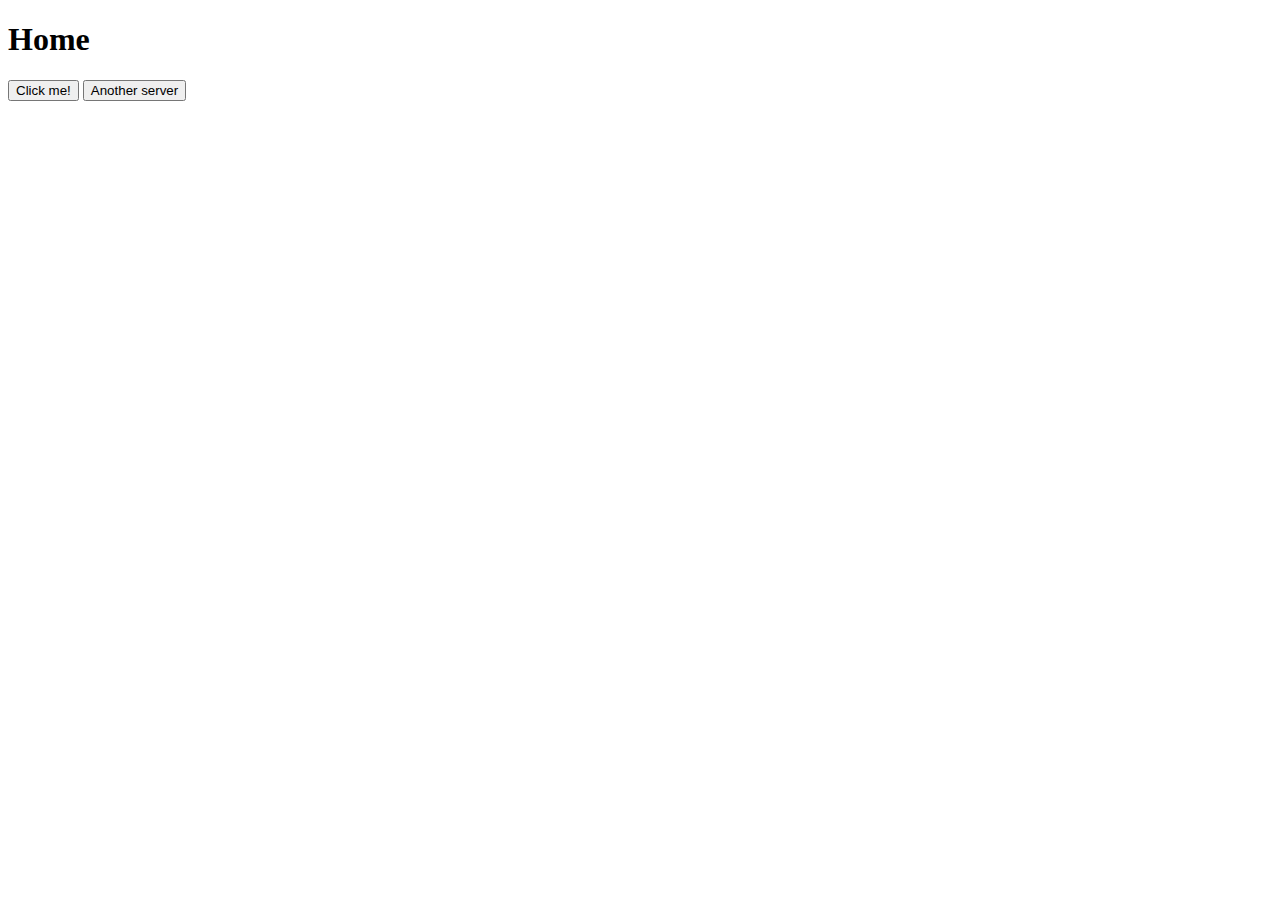
<file: 05-Express/demo/cors/public/index.html>
<!DOCTYPE html>
<html lang="en">
<head>
    <meta charset="UTF-8">
    <meta http-equiv="X-UA-Compatible" content="IE=edge">
    <meta name="viewport" content="width=device-width, initial-scale=1.0">
    <link rel="icon" href="favicon.ico">
    <title>Cors</title>
</head>
<body>
    <h1>Home</h1>
    <button type="button" onclick="add()">Click me!</button>
    <button type="button" onclick="anotherServer()">Another server</button>
    <script>
        function add() {
            fetch("http://localhost:3001/response")
            .then( res => window.location.href= res.url )
            .catch( err => console.log(err))
        }
    </script>
    <script>
        function anotherServer() {
            fetch("http://localhost:3004/second-server")
            .then( res => { return res.json() })
            .then( res => console.log(res.data))
            .catch( err => console.log(err))
        }
    </script>
</body>
</html>
</file>
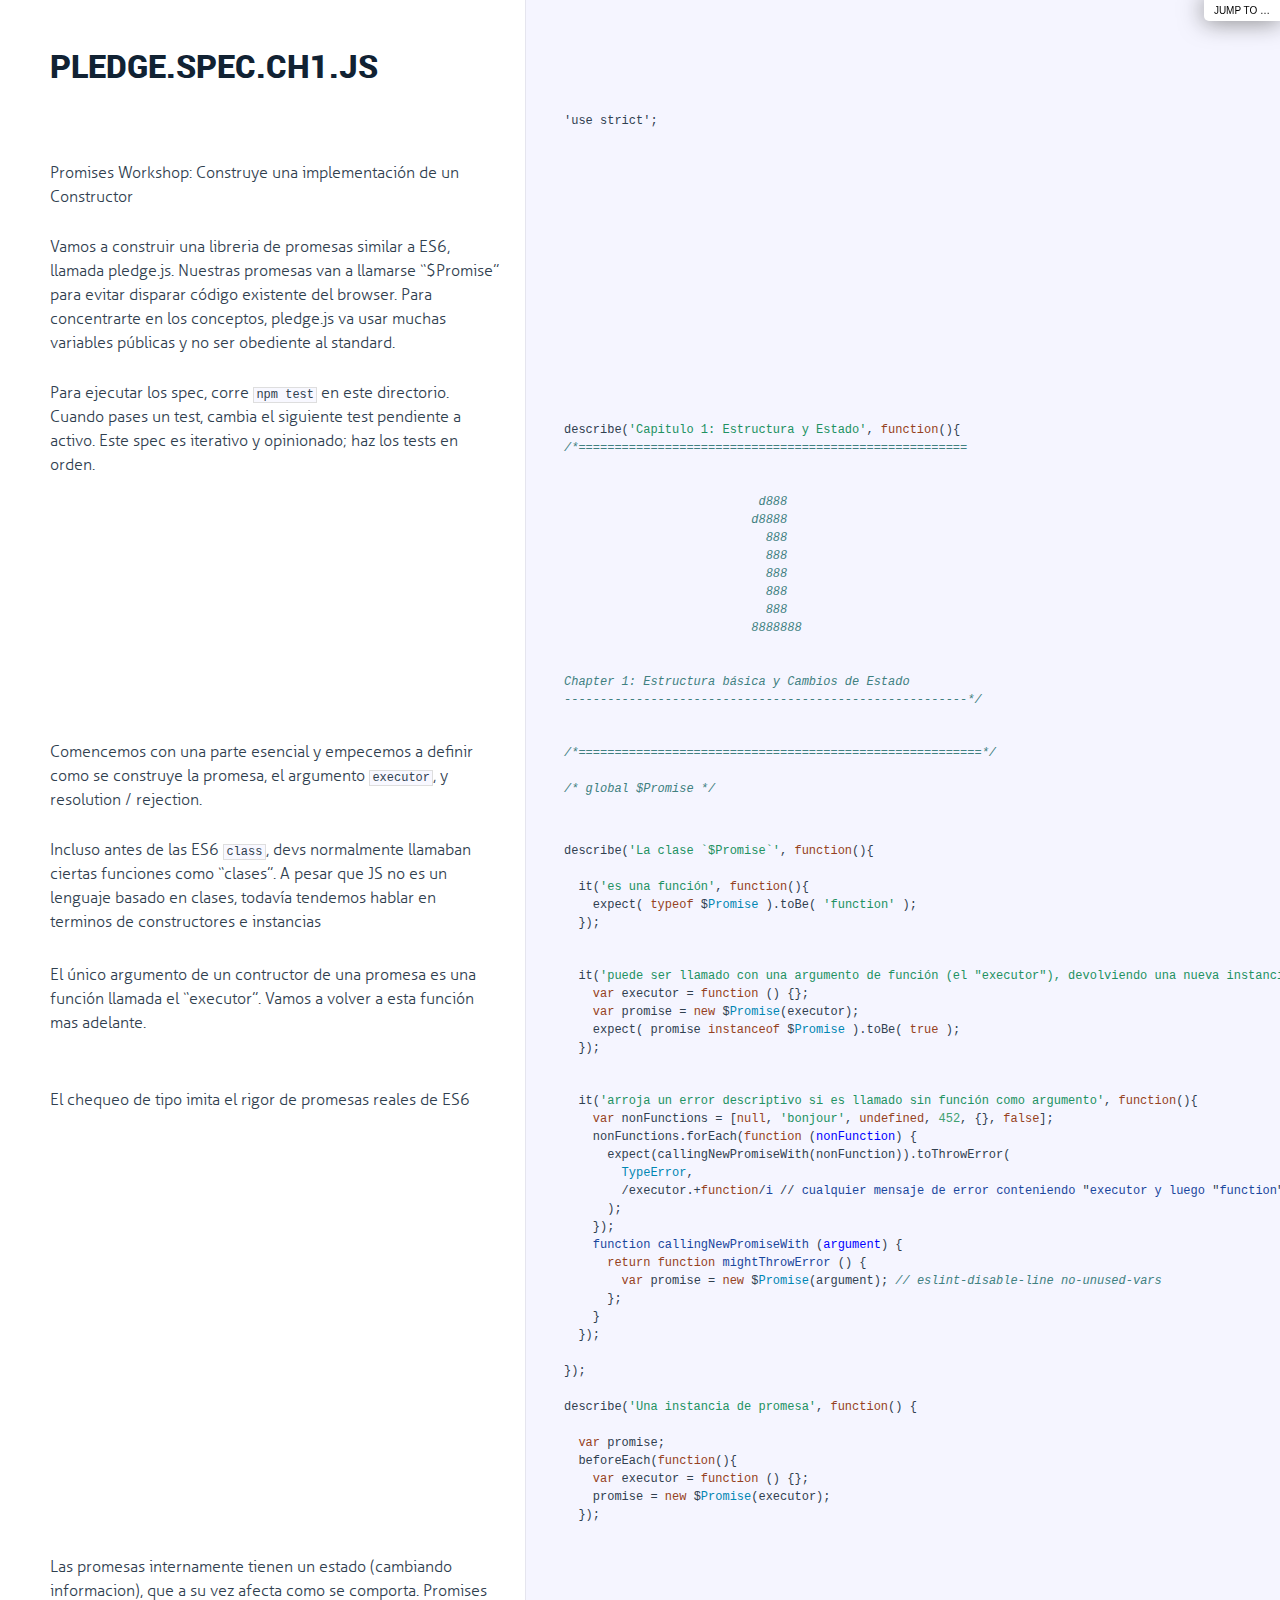
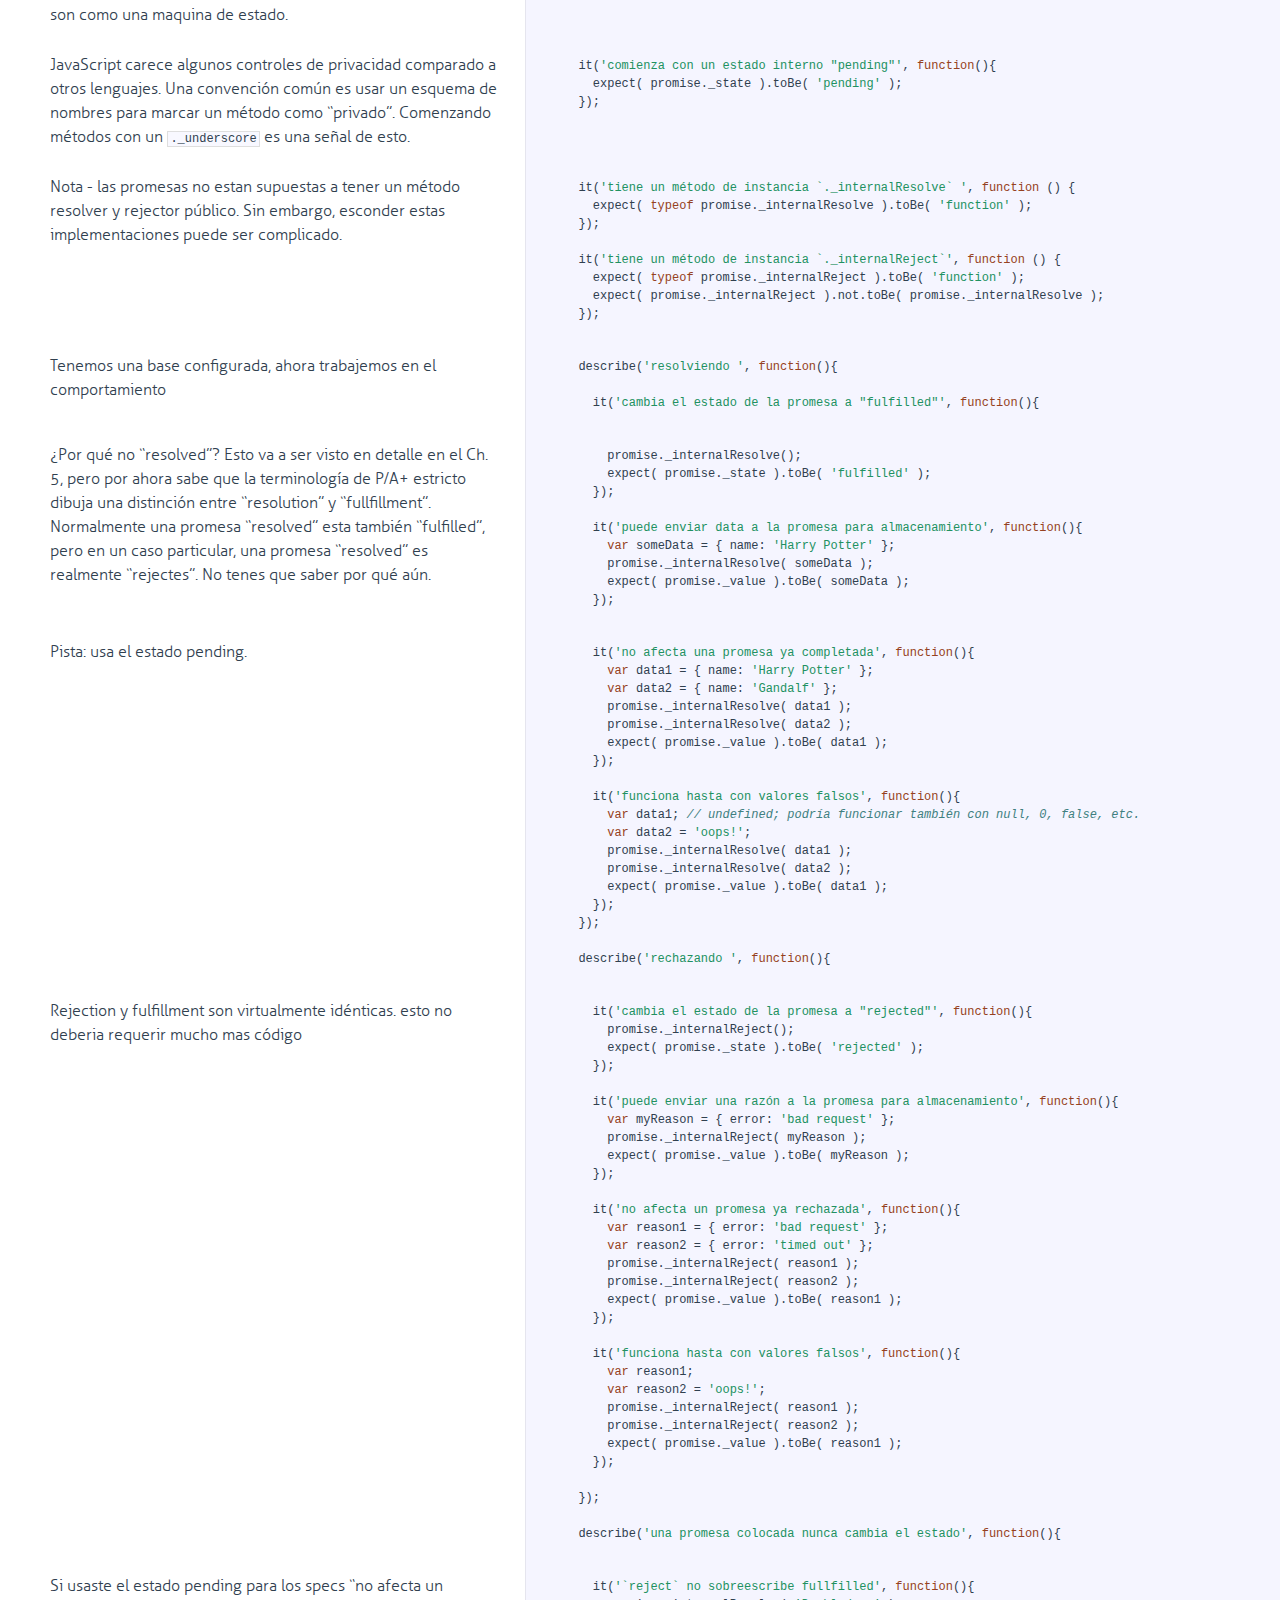
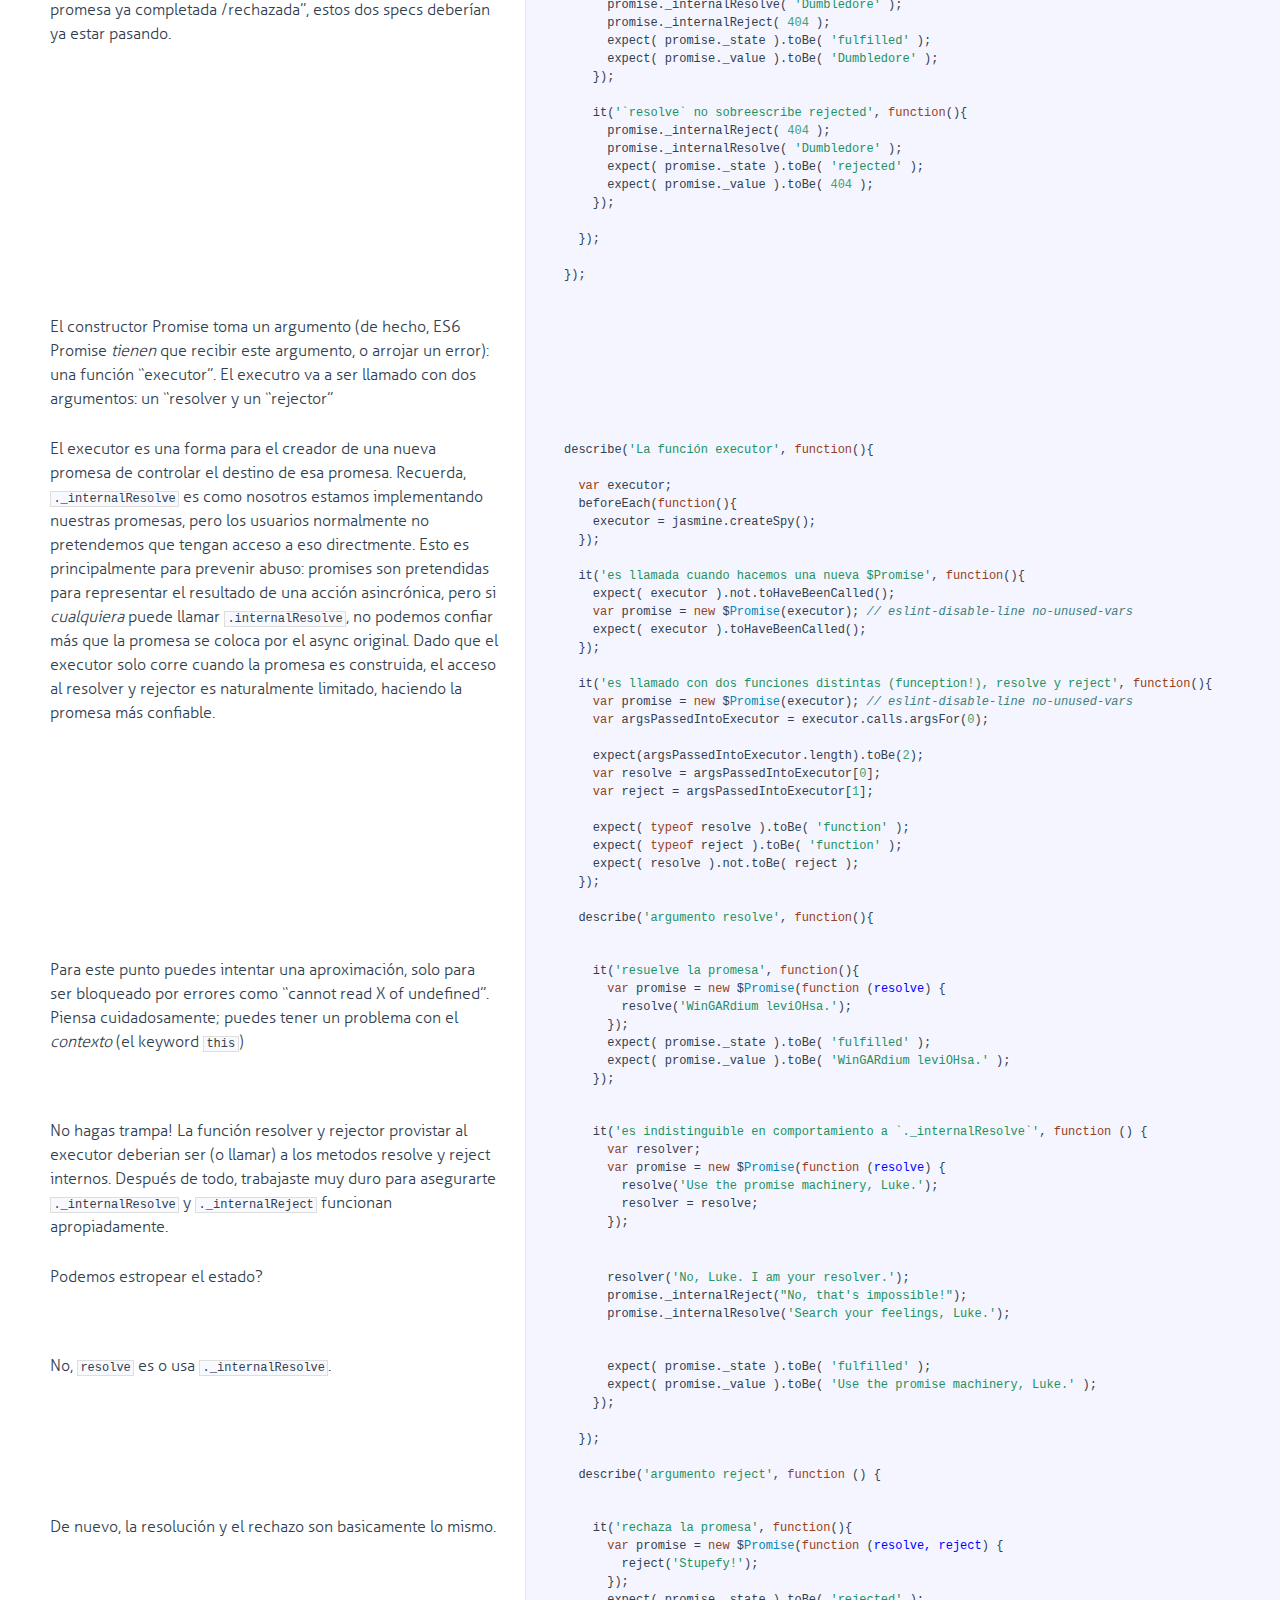
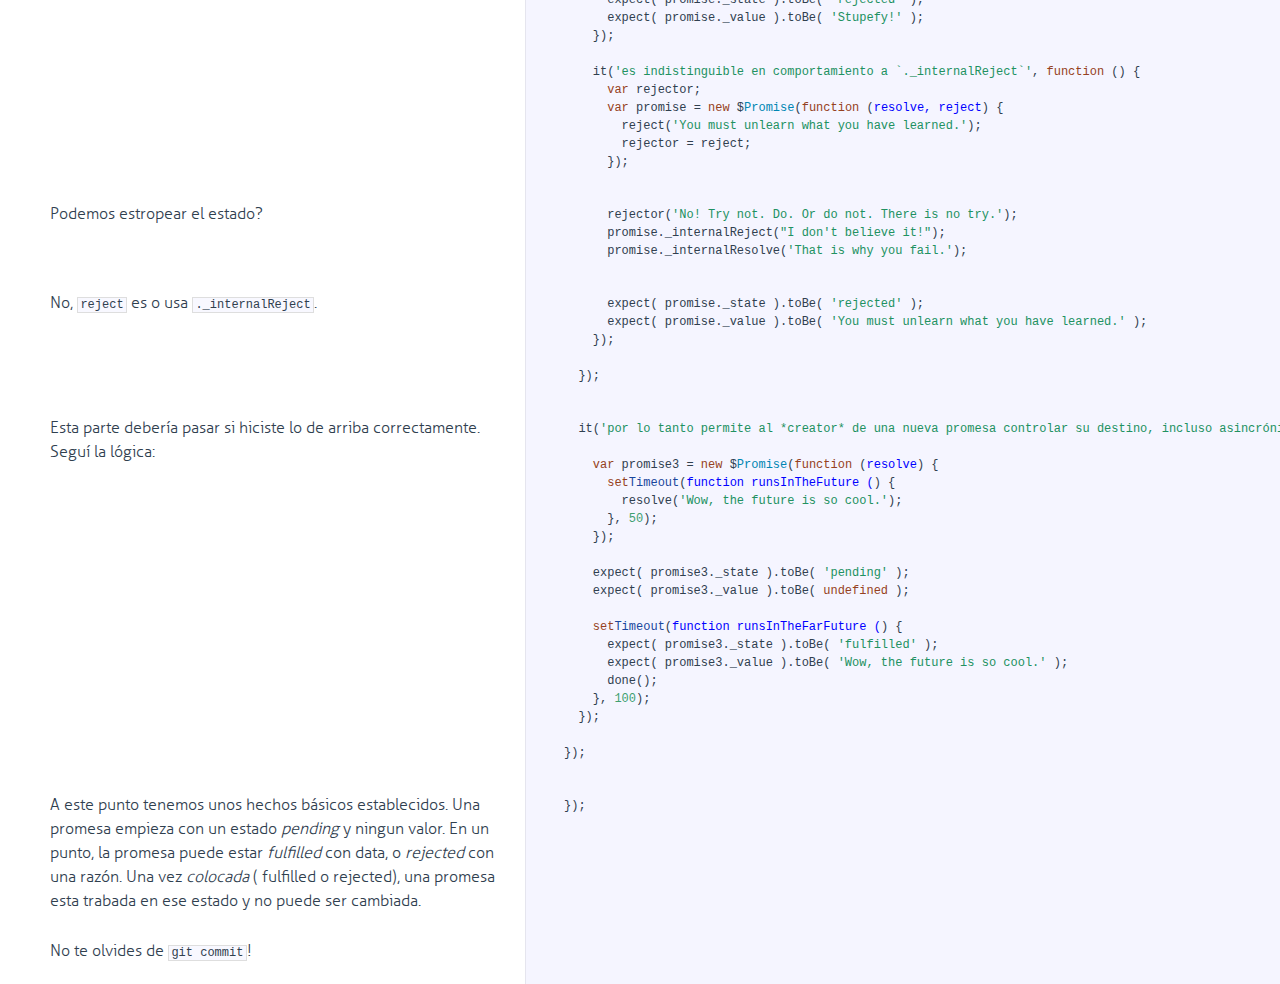
<file: 04-AdvancePromises/homework/docs/pledge.spec.ch1.html>
<!DOCTYPE html>

<html>
<head>
  <title>pledge.spec.ch1.js</title>
  <meta http-equiv="content-type" content="text/html; charset=UTF-8">
  <meta name="viewport" content="width=device-width, target-densitydpi=160dpi, initial-scale=1.0; maximum-scale=1.0; user-scalable=0;">
  <link rel="stylesheet" media="all" href="docco.css" />
</head>
<body>
  <div id="container">
    <div id="background"></div>
    
      <ul id="jump_to">
        <li>
          <a class="large" href="javascript:void(0);">Jump To &hellip;</a>
          <a class="small" href="javascript:void(0);">+</a>
          <div id="jump_wrapper">
          <div id="jump_page_wrapper">
            <div id="jump_page">
              
                
                <a class="source" href="pledge.spec.ch1.html">
                  pledge.spec.ch1.js
                </a>
              
                
                <a class="source" href="pledge.spec.ch2.html">
                  pledge.spec.ch2.js
                </a>
              
                
                <a class="source" href="pledge.spec.ch3.html">
                  pledge.spec.ch3.js
                </a>
              
                
                <a class="source" href="pledge.spec.ch4.html">
                  pledge.spec.ch4.js
                </a>
              
                
                <a class="source" href="pledge.spec.ch5.html">
                  pledge.spec.ch5.js
                </a>
              
            </div>
          </div>
        </li>
      </ul>
    
    <ul class="sections">
        
          <li id="title">
              <div class="annotation">
                  <h1>pledge.spec.ch1.js</h1>
              </div>
          </li>
        
        
        
        <li id="section-1">
            <div class="annotation">
              
              <div class="pilwrap ">
                <a class="pilcrow" href="#section-1">&#182;</a>
              </div>
              
            </div>
            
            <div class="content"><div class='highlight'><pre><span class="hljs-meta">'use strict'</span>;</pre></div></div>
            
        </li>
        
        
        <li id="section-2">
            <div class="annotation">
              
              <div class="pilwrap ">
                <a class="pilcrow" href="#section-2">&#182;</a>
              </div>
              <p>Promises Workshop: Construye una implementación de un Constructor</p>

            </div>
            
        </li>
        
        
        <li id="section-3">
            <div class="annotation">
              
              <div class="pilwrap ">
                <a class="pilcrow" href="#section-3">&#182;</a>
              </div>
              <p>Vamos a construir una libreria de promesas similar a ES6, llamada
pledge.js. Nuestras promesas van a llamarse “$Promise” para evitar disparar
código existente del browser. Para concentrarte en los conceptos, pledge.js
va usar muchas variables públicas y no ser obediente al standard.</p>

            </div>
            
        </li>
        
        
        <li id="section-4">
            <div class="annotation">
              
              <div class="pilwrap ">
                <a class="pilcrow" href="#section-4">&#182;</a>
              </div>
              <p>Para ejecutar los spec, corre <code>npm test</code> en este directorio. Cuando pases un
test, cambia el siguiente test pendiente a activo. Este spec es iterativo y
opinionado; haz los tests en orden.</p>

            </div>
            
            <div class="content"><div class='highlight'><pre>


describe(<span class="hljs-string">'Capitulo 1: Estructura y Estado'</span>, <span class="hljs-function"><span class="hljs-keyword">function</span>(<span class="hljs-params"></span>)</span>{
<span class="hljs-comment">/*======================================================


                           d888
                          d8888
                            888
                            888
                            888
                            888
                            888
                          8888888


Chapter 1: Estructura básica y Cambios de Estado
--------------------------------------------------------*/</span></pre></div></div>
            
        </li>
        
        
        <li id="section-5">
            <div class="annotation">
              
              <div class="pilwrap ">
                <a class="pilcrow" href="#section-5">&#182;</a>
              </div>
              <p>Comencemos con una parte esencial y empecemos a
definir como se construye la promesa, el argumento <code>executor</code>,
y resolution / rejection.</p>

            </div>
            
            <div class="content"><div class='highlight'><pre><span class="hljs-comment">/*========================================================*/</span>

<span class="hljs-comment">/* global $Promise */</span></pre></div></div>
            
        </li>
        
        
        <li id="section-6">
            <div class="annotation">
              
              <div class="pilwrap ">
                <a class="pilcrow" href="#section-6">&#182;</a>
              </div>
              <p>Incluso antes  de las ES6 <code>class</code>, devs normalmente llamaban ciertas
funciones como “clases”. A pesar que JS no es un lenguaje basado en clases,
todavía tendemos hablar en terminos de constructores e instancias</p>

            </div>
            
            <div class="content"><div class='highlight'><pre>
describe(<span class="hljs-string">'La clase `$Promise`'</span>, <span class="hljs-function"><span class="hljs-keyword">function</span>(<span class="hljs-params"></span>)</span>{

  it(<span class="hljs-string">'es una función'</span>, <span class="hljs-function"><span class="hljs-keyword">function</span>(<span class="hljs-params"></span>)</span>{
    expect( <span class="hljs-keyword">typeof</span> $<span class="hljs-built_in">Promise</span> ).toBe( <span class="hljs-string">'function'</span> );
  });</pre></div></div>
            
        </li>
        
        
        <li id="section-7">
            <div class="annotation">
              
              <div class="pilwrap ">
                <a class="pilcrow" href="#section-7">&#182;</a>
              </div>
              <p>El único argumento de un contructor de una promesa es una función llamada
el “executor”. Vamos a volver a esta función mas adelante.</p>

            </div>
            
            <div class="content"><div class='highlight'><pre>
  it(<span class="hljs-string">'puede ser llamado con una argumento de función (el "executor"), devolviendo una nueva instancia de promesa'</span>, <span class="hljs-function"><span class="hljs-keyword">function</span>(<span class="hljs-params"></span>)</span>{
    <span class="hljs-keyword">var</span> executor = <span class="hljs-function"><span class="hljs-keyword">function</span> (<span class="hljs-params"></span>) </span>{};
    <span class="hljs-keyword">var</span> promise = <span class="hljs-keyword">new</span> $<span class="hljs-built_in">Promise</span>(executor);
    expect( promise <span class="hljs-keyword">instanceof</span> $<span class="hljs-built_in">Promise</span> ).toBe( <span class="hljs-literal">true</span> );
  });</pre></div></div>
            
        </li>
        
        
        <li id="section-8">
            <div class="annotation">
              
              <div class="pilwrap ">
                <a class="pilcrow" href="#section-8">&#182;</a>
              </div>
              <p>El chequeo de tipo imita el rigor de promesas reales de ES6</p>

            </div>
            
            <div class="content"><div class='highlight'><pre>
  it(<span class="hljs-string">'arroja un error descriptivo si es llamado sin función como argumento'</span>, <span class="hljs-function"><span class="hljs-keyword">function</span>(<span class="hljs-params"></span>)</span>{
    <span class="hljs-keyword">var</span> nonFunctions = [<span class="hljs-literal">null</span>, <span class="hljs-string">'bonjour'</span>, <span class="hljs-literal">undefined</span>, <span class="hljs-number">452</span>, {}, <span class="hljs-literal">false</span>];
    nonFunctions.forEach(<span class="hljs-function"><span class="hljs-keyword">function</span> (<span class="hljs-params">nonFunction</span>) </span>{
      expect(callingNewPromiseWith(nonFunction)).toThrowError(
        <span class="hljs-built_in">TypeError</span>,
        /executor.+<span class="hljs-function"><span class="hljs-keyword">function</span>/<span class="hljs-title">i</span> // <span class="hljs-title">cualquier</span> <span class="hljs-title">mensaje</span> <span class="hljs-title">de</span> <span class="hljs-title">error</span> <span class="hljs-title">conteniendo</span> "<span class="hljs-title">executor</span> <span class="hljs-title">y</span> <span class="hljs-title">luego</span> "<span class="hljs-title">function</span>"
      );
    });
    <span class="hljs-title">function</span> <span class="hljs-title">callingNewPromiseWith</span> (<span class="hljs-params">argument</span>) </span>{
      <span class="hljs-keyword">return</span> <span class="hljs-function"><span class="hljs-keyword">function</span> <span class="hljs-title">mightThrowError</span> (<span class="hljs-params"></span>) </span>{
        <span class="hljs-keyword">var</span> promise = <span class="hljs-keyword">new</span> $<span class="hljs-built_in">Promise</span>(argument); <span class="hljs-comment">// eslint-disable-line no-unused-vars</span>
      };
    }
  });

});

describe(<span class="hljs-string">'Una instancia de promesa'</span>, <span class="hljs-function"><span class="hljs-keyword">function</span>(<span class="hljs-params"></span>) </span>{

  <span class="hljs-keyword">var</span> promise;
  beforeEach(<span class="hljs-function"><span class="hljs-keyword">function</span>(<span class="hljs-params"></span>)</span>{
    <span class="hljs-keyword">var</span> executor = <span class="hljs-function"><span class="hljs-keyword">function</span> (<span class="hljs-params"></span>) </span>{};
    promise = <span class="hljs-keyword">new</span> $<span class="hljs-built_in">Promise</span>(executor);
  });</pre></div></div>
            
        </li>
        
        
        <li id="section-9">
            <div class="annotation">
              
              <div class="pilwrap ">
                <a class="pilcrow" href="#section-9">&#182;</a>
              </div>
              <p>Las promesas internamente tienen un estado (cambiando informacion), que a
su vez afecta como se comporta. Promises son como una maquina de estado.</p>

            </div>
            
        </li>
        
        
        <li id="section-10">
            <div class="annotation">
              
              <div class="pilwrap ">
                <a class="pilcrow" href="#section-10">&#182;</a>
              </div>
              <p>JavaScript carece algunos controles de privacidad comparado a otros
lenguajes. Una convención común es usar un esquema de nombres para
marcar un método como “privado”. Comenzando métodos con un <code>._underscore</code>
es una señal de esto.</p>

            </div>
            
            <div class="content"><div class='highlight'><pre>
  it(<span class="hljs-string">'comienza con un estado interno "pending"'</span>, <span class="hljs-function"><span class="hljs-keyword">function</span>(<span class="hljs-params"></span>)</span>{
    expect( promise._state ).toBe( <span class="hljs-string">'pending'</span> );
  });</pre></div></div>
            
        </li>
        
        
        <li id="section-11">
            <div class="annotation">
              
              <div class="pilwrap ">
                <a class="pilcrow" href="#section-11">&#182;</a>
              </div>
              <p>Nota - las promesas no estan supuestas a tener un método resolver
y rejector público. Sin embargo, esconder estas implementaciones puede
ser complicado.</p>

            </div>
            
            <div class="content"><div class='highlight'><pre>
  it(<span class="hljs-string">'tiene un método de instancia `._internalResolve` '</span>, <span class="hljs-function"><span class="hljs-keyword">function</span> (<span class="hljs-params"></span>) </span>{
    expect( <span class="hljs-keyword">typeof</span> promise._internalResolve ).toBe( <span class="hljs-string">'function'</span> );
  });

  it(<span class="hljs-string">'tiene un método de instancia `._internalReject`'</span>, <span class="hljs-function"><span class="hljs-keyword">function</span> (<span class="hljs-params"></span>) </span>{
    expect( <span class="hljs-keyword">typeof</span> promise._internalReject ).toBe( <span class="hljs-string">'function'</span> );
    expect( promise._internalReject ).not.toBe( promise._internalResolve );
  });</pre></div></div>
            
        </li>
        
        
        <li id="section-12">
            <div class="annotation">
              
              <div class="pilwrap ">
                <a class="pilcrow" href="#section-12">&#182;</a>
              </div>
              <p>Tenemos una base configurada, ahora trabajemos en el comportamiento</p>

            </div>
            
            <div class="content"><div class='highlight'><pre>
  describe(<span class="hljs-string">'resolviendo '</span>, <span class="hljs-function"><span class="hljs-keyword">function</span>(<span class="hljs-params"></span>)</span>{

    it(<span class="hljs-string">'cambia el estado de la promesa a "fulfilled"'</span>, <span class="hljs-function"><span class="hljs-keyword">function</span>(<span class="hljs-params"></span>)</span>{</pre></div></div>
            
        </li>
        
        
        <li id="section-13">
            <div class="annotation">
              
              <div class="pilwrap ">
                <a class="pilcrow" href="#section-13">&#182;</a>
              </div>
              <p>¿Por qué no “resolved”? Esto va a ser visto en detalle en el Ch. 5,
pero por ahora sabe que la terminología de P/A+ estricto dibuja una
distinción entre “resolution” y “fullfillment”. Normalmente una
promesa “resolved” esta también “fulfilled”, pero en un caso
particular, una promesa “resolved” es realmente “rejectes”. No
tenes que saber por qué aún.</p>

            </div>
            
            <div class="content"><div class='highlight'><pre>
      promise._internalResolve();
      expect( promise._state ).toBe( <span class="hljs-string">'fulfilled'</span> );
    });

    it(<span class="hljs-string">'puede enviar data a la promesa para almacenamiento'</span>, <span class="hljs-function"><span class="hljs-keyword">function</span>(<span class="hljs-params"></span>)</span>{
      <span class="hljs-keyword">var</span> someData = { <span class="hljs-attr">name</span>: <span class="hljs-string">'Harry Potter'</span> };
      promise._internalResolve( someData );
      expect( promise._value ).toBe( someData );
    });</pre></div></div>
            
        </li>
        
        
        <li id="section-14">
            <div class="annotation">
              
              <div class="pilwrap ">
                <a class="pilcrow" href="#section-14">&#182;</a>
              </div>
              <p>Pista: usa el estado pending.</p>

            </div>
            
            <div class="content"><div class='highlight'><pre>
    it(<span class="hljs-string">'no afecta una promesa ya completada'</span>, <span class="hljs-function"><span class="hljs-keyword">function</span>(<span class="hljs-params"></span>)</span>{
      <span class="hljs-keyword">var</span> data1 = { <span class="hljs-attr">name</span>: <span class="hljs-string">'Harry Potter'</span> };
      <span class="hljs-keyword">var</span> data2 = { <span class="hljs-attr">name</span>: <span class="hljs-string">'Gandalf'</span> };
      promise._internalResolve( data1 );
      promise._internalResolve( data2 );
      expect( promise._value ).toBe( data1 );
    });

    it(<span class="hljs-string">'funciona hasta con valores falsos'</span>, <span class="hljs-function"><span class="hljs-keyword">function</span>(<span class="hljs-params"></span>)</span>{
      <span class="hljs-keyword">var</span> data1; <span class="hljs-comment">// undefined; podría funcionar también con null, 0, false, etc.</span>
      <span class="hljs-keyword">var</span> data2 = <span class="hljs-string">'oops!'</span>;
      promise._internalResolve( data1 );
      promise._internalResolve( data2 );
      expect( promise._value ).toBe( data1 );
    });
  });

  describe(<span class="hljs-string">'rechazando '</span>, <span class="hljs-function"><span class="hljs-keyword">function</span>(<span class="hljs-params"></span>)</span>{</pre></div></div>
            
        </li>
        
        
        <li id="section-15">
            <div class="annotation">
              
              <div class="pilwrap ">
                <a class="pilcrow" href="#section-15">&#182;</a>
              </div>
              <p>Rejection y fulfillment son virtualmente idénticas. esto no deberia
requerir mucho mas código</p>

            </div>
            
            <div class="content"><div class='highlight'><pre>
    it(<span class="hljs-string">'cambia el estado de la promesa a "rejected"'</span>, <span class="hljs-function"><span class="hljs-keyword">function</span>(<span class="hljs-params"></span>)</span>{
      promise._internalReject();
      expect( promise._state ).toBe( <span class="hljs-string">'rejected'</span> );
    });

    it(<span class="hljs-string">'puede enviar una razón a la promesa para almacenamiento'</span>, <span class="hljs-function"><span class="hljs-keyword">function</span>(<span class="hljs-params"></span>)</span>{
      <span class="hljs-keyword">var</span> myReason = { <span class="hljs-attr">error</span>: <span class="hljs-string">'bad request'</span> };
      promise._internalReject( myReason );
      expect( promise._value ).toBe( myReason );
    });

    it(<span class="hljs-string">'no afecta un promesa ya rechazada'</span>, <span class="hljs-function"><span class="hljs-keyword">function</span>(<span class="hljs-params"></span>)</span>{
      <span class="hljs-keyword">var</span> reason1 = { <span class="hljs-attr">error</span>: <span class="hljs-string">'bad request'</span> };
      <span class="hljs-keyword">var</span> reason2 = { <span class="hljs-attr">error</span>: <span class="hljs-string">'timed out'</span> };
      promise._internalReject( reason1 );
      promise._internalReject( reason2 );
      expect( promise._value ).toBe( reason1 );
    });

    it(<span class="hljs-string">'funciona hasta con valores falsos'</span>, <span class="hljs-function"><span class="hljs-keyword">function</span>(<span class="hljs-params"></span>)</span>{
      <span class="hljs-keyword">var</span> reason1;
      <span class="hljs-keyword">var</span> reason2 = <span class="hljs-string">'oops!'</span>;
      promise._internalReject( reason1 );
      promise._internalReject( reason2 );
      expect( promise._value ).toBe( reason1 );
    });

  });

  describe(<span class="hljs-string">'una promesa colocada nunca cambia el estado'</span>, <span class="hljs-function"><span class="hljs-keyword">function</span>(<span class="hljs-params"></span>)</span>{</pre></div></div>
            
        </li>
        
        
        <li id="section-16">
            <div class="annotation">
              
              <div class="pilwrap ">
                <a class="pilcrow" href="#section-16">&#182;</a>
              </div>
              <p>Si usaste el estado pending para los specs “no afecta un promesa ya
completada /rechazada”, estos dos specs deberían ya estar pasando.</p>

            </div>
            
            <div class="content"><div class='highlight'><pre>
    it(<span class="hljs-string">'`reject` no sobreescribe fullfilled'</span>, <span class="hljs-function"><span class="hljs-keyword">function</span>(<span class="hljs-params"></span>)</span>{
      promise._internalResolve( <span class="hljs-string">'Dumbledore'</span> );
      promise._internalReject( <span class="hljs-number">404</span> );
      expect( promise._state ).toBe( <span class="hljs-string">'fulfilled'</span> );
      expect( promise._value ).toBe( <span class="hljs-string">'Dumbledore'</span> );
    });

    it(<span class="hljs-string">'`resolve` no sobreescribe rejected'</span>, <span class="hljs-function"><span class="hljs-keyword">function</span>(<span class="hljs-params"></span>)</span>{
      promise._internalReject( <span class="hljs-number">404</span> );
      promise._internalResolve( <span class="hljs-string">'Dumbledore'</span> );
      expect( promise._state ).toBe( <span class="hljs-string">'rejected'</span> );
      expect( promise._value ).toBe( <span class="hljs-number">404</span> );
    });

  });

});</pre></div></div>
            
        </li>
        
        
        <li id="section-17">
            <div class="annotation">
              
              <div class="pilwrap ">
                <a class="pilcrow" href="#section-17">&#182;</a>
              </div>
              <p>El constructor Promise toma un argumento (de hecho, ES6 Promise <em>tienen</em>
que recibir este argumento, o arrojar un error): una función “executor”.
El executro va a ser llamado con dos argumentos: un “resolver
y un “rejector”</p>

            </div>
            
        </li>
        
        
        <li id="section-18">
            <div class="annotation">
              
              <div class="pilwrap ">
                <a class="pilcrow" href="#section-18">&#182;</a>
              </div>
              <p>El executor es una forma para el creador de una nueva promesa de controlar
el destino de esa promesa. Recuerda, <code>._internalResolve</code> es como nosotros
estamos implementando nuestras promesas, pero los usuarios normalmente no
pretendemos que tengan acceso a eso directmente. Esto es principalmente
para prevenir abuso: promises son pretendidas para representar el
resultado de una acción asincrónica, pero si <em>cualquiera</em> puede llamar
<code>.internalResolve</code>, no podemos confiar más que la promesa se coloca por
el async original. Dado que el executor solo corre cuando la promesa es
construida, el acceso al resolver y rejector es naturalmente limitado,
haciendo la promesa más confiable.</p>

            </div>
            
            <div class="content"><div class='highlight'><pre>
describe(<span class="hljs-string">'La función executor'</span>, <span class="hljs-function"><span class="hljs-keyword">function</span>(<span class="hljs-params"></span>)</span>{

  <span class="hljs-keyword">var</span> executor;
  beforeEach(<span class="hljs-function"><span class="hljs-keyword">function</span>(<span class="hljs-params"></span>)</span>{
    executor = jasmine.createSpy();
  });

  it(<span class="hljs-string">'es llamada cuando hacemos una nueva $Promise'</span>, <span class="hljs-function"><span class="hljs-keyword">function</span>(<span class="hljs-params"></span>)</span>{
    expect( executor ).not.toHaveBeenCalled();
    <span class="hljs-keyword">var</span> promise = <span class="hljs-keyword">new</span> $<span class="hljs-built_in">Promise</span>(executor); <span class="hljs-comment">// eslint-disable-line no-unused-vars</span>
    expect( executor ).toHaveBeenCalled();
  });

  it(<span class="hljs-string">'es llamado con dos funciones distintas (funception!), resolve y reject'</span>, <span class="hljs-function"><span class="hljs-keyword">function</span>(<span class="hljs-params"></span>)</span>{
    <span class="hljs-keyword">var</span> promise = <span class="hljs-keyword">new</span> $<span class="hljs-built_in">Promise</span>(executor); <span class="hljs-comment">// eslint-disable-line no-unused-vars</span>
    <span class="hljs-keyword">var</span> argsPassedIntoExecutor = executor.calls.argsFor(<span class="hljs-number">0</span>);

    expect(argsPassedIntoExecutor.length).toBe(<span class="hljs-number">2</span>);
    <span class="hljs-keyword">var</span> resolve = argsPassedIntoExecutor[<span class="hljs-number">0</span>];
    <span class="hljs-keyword">var</span> reject = argsPassedIntoExecutor[<span class="hljs-number">1</span>];

    expect( <span class="hljs-keyword">typeof</span> resolve ).toBe( <span class="hljs-string">'function'</span> );
    expect( <span class="hljs-keyword">typeof</span> reject ).toBe( <span class="hljs-string">'function'</span> );
    expect( resolve ).not.toBe( reject );
  });

  describe(<span class="hljs-string">'argumento resolve'</span>, <span class="hljs-function"><span class="hljs-keyword">function</span>(<span class="hljs-params"></span>)</span>{</pre></div></div>
            
        </li>
        
        
        <li id="section-19">
            <div class="annotation">
              
              <div class="pilwrap ">
                <a class="pilcrow" href="#section-19">&#182;</a>
              </div>
              <p>Para este punto puedes intentar una aproximación, solo para ser bloqueado
por errores como “cannot read X of undefined”. Piensa cuidadosamente;
puedes tener un problema con el <em>contexto</em> (el keyword <code>this</code>)</p>

            </div>
            
            <div class="content"><div class='highlight'><pre>    it(<span class="hljs-string">'resuelve la promesa'</span>, <span class="hljs-function"><span class="hljs-keyword">function</span>(<span class="hljs-params"></span>)</span>{
      <span class="hljs-keyword">var</span> promise = <span class="hljs-keyword">new</span> $<span class="hljs-built_in">Promise</span>(<span class="hljs-function"><span class="hljs-keyword">function</span> (<span class="hljs-params">resolve</span>) </span>{
        resolve(<span class="hljs-string">'WinGARdium leviOHsa.'</span>);
      });
      expect( promise._state ).toBe( <span class="hljs-string">'fulfilled'</span> );
      expect( promise._value ).toBe( <span class="hljs-string">'WinGARdium leviOHsa.'</span> );
    });</pre></div></div>
            
        </li>
        
        
        <li id="section-20">
            <div class="annotation">
              
              <div class="pilwrap ">
                <a class="pilcrow" href="#section-20">&#182;</a>
              </div>
              <p>No hagas trampa! La función resolver y rejector provistar al executor
deberian ser (o llamar) a los metodos resolve y reject internos. Después
de todo, trabajaste muy duro para asegurarte <code>._internalResolve</code> y
<code>._internalReject</code> funcionan apropiadamente.</p>

            </div>
            
            <div class="content"><div class='highlight'><pre>
    it(<span class="hljs-string">'es indistinguible en comportamiento a `._internalResolve`'</span>, <span class="hljs-function"><span class="hljs-keyword">function</span> (<span class="hljs-params"></span>) </span>{
      <span class="hljs-keyword">var</span> resolver;
      <span class="hljs-keyword">var</span> promise = <span class="hljs-keyword">new</span> $<span class="hljs-built_in">Promise</span>(<span class="hljs-function"><span class="hljs-keyword">function</span> (<span class="hljs-params">resolve</span>) </span>{
        resolve(<span class="hljs-string">'Use the promise machinery, Luke.'</span>);
        resolver = resolve;
      });</pre></div></div>
            
        </li>
        
        
        <li id="section-21">
            <div class="annotation">
              
              <div class="pilwrap ">
                <a class="pilcrow" href="#section-21">&#182;</a>
              </div>
              <p>Podemos estropear el estado?</p>

            </div>
            
            <div class="content"><div class='highlight'><pre>      resolver(<span class="hljs-string">'No, Luke. I am your resolver.'</span>);
      promise._internalReject(<span class="hljs-string">"No, that's impossible!"</span>);
      promise._internalResolve(<span class="hljs-string">'Search your feelings, Luke.'</span>);</pre></div></div>
            
        </li>
        
        
        <li id="section-22">
            <div class="annotation">
              
              <div class="pilwrap ">
                <a class="pilcrow" href="#section-22">&#182;</a>
              </div>
              <p>No, <code>resolve</code> es o usa <code>._internalResolve</code>.</p>

            </div>
            
            <div class="content"><div class='highlight'><pre>      expect( promise._state ).toBe( <span class="hljs-string">'fulfilled'</span> );
      expect( promise._value ).toBe( <span class="hljs-string">'Use the promise machinery, Luke.'</span> );
    });

  });

  describe(<span class="hljs-string">'argumento reject'</span>, <span class="hljs-function"><span class="hljs-keyword">function</span> (<span class="hljs-params"></span>) </span>{</pre></div></div>
            
        </li>
        
        
        <li id="section-23">
            <div class="annotation">
              
              <div class="pilwrap ">
                <a class="pilcrow" href="#section-23">&#182;</a>
              </div>
              <p>De nuevo, la resolución y el rechazo son basicamente lo mismo.</p>

            </div>
            
            <div class="content"><div class='highlight'><pre>
    it(<span class="hljs-string">'rechaza la promesa'</span>, <span class="hljs-function"><span class="hljs-keyword">function</span>(<span class="hljs-params"></span>)</span>{
      <span class="hljs-keyword">var</span> promise = <span class="hljs-keyword">new</span> $<span class="hljs-built_in">Promise</span>(<span class="hljs-function"><span class="hljs-keyword">function</span> (<span class="hljs-params">resolve, reject</span>) </span>{
        reject(<span class="hljs-string">'Stupefy!'</span>);
      });
      expect( promise._state ).toBe( <span class="hljs-string">'rejected'</span> );
      expect( promise._value ).toBe( <span class="hljs-string">'Stupefy!'</span> );
    });

    it(<span class="hljs-string">'es indistinguible en comportamiento a `._internalReject`'</span>, <span class="hljs-function"><span class="hljs-keyword">function</span> (<span class="hljs-params"></span>) </span>{
      <span class="hljs-keyword">var</span> rejector;
      <span class="hljs-keyword">var</span> promise = <span class="hljs-keyword">new</span> $<span class="hljs-built_in">Promise</span>(<span class="hljs-function"><span class="hljs-keyword">function</span> (<span class="hljs-params">resolve, reject</span>) </span>{
        reject(<span class="hljs-string">'You must unlearn what you have learned.'</span>);
        rejector = reject;
      });</pre></div></div>
            
        </li>
        
        
        <li id="section-24">
            <div class="annotation">
              
              <div class="pilwrap ">
                <a class="pilcrow" href="#section-24">&#182;</a>
              </div>
              <p>Podemos estropear el estado?</p>

            </div>
            
            <div class="content"><div class='highlight'><pre>      rejector(<span class="hljs-string">'No! Try not. Do. Or do not. There is no try.'</span>);
      promise._internalReject(<span class="hljs-string">"I don't believe it!"</span>);
      promise._internalResolve(<span class="hljs-string">'That is why you fail.'</span>);</pre></div></div>
            
        </li>
        
        
        <li id="section-25">
            <div class="annotation">
              
              <div class="pilwrap ">
                <a class="pilcrow" href="#section-25">&#182;</a>
              </div>
              <p>No, <code>reject</code> es o usa <code>._internalReject</code>.</p>

            </div>
            
            <div class="content"><div class='highlight'><pre>      expect( promise._state ).toBe( <span class="hljs-string">'rejected'</span> );
      expect( promise._value ).toBe( <span class="hljs-string">'You must unlearn what you have learned.'</span> );
    });

  });</pre></div></div>
            
        </li>
        
        
        <li id="section-26">
            <div class="annotation">
              
              <div class="pilwrap ">
                <a class="pilcrow" href="#section-26">&#182;</a>
              </div>
              <p>Esta parte debería pasar si hiciste lo de arriba correctamente.
Seguí la lógica:</p>

            </div>
            
            <div class="content"><div class='highlight'><pre>
  it(<span class="hljs-string">'por lo tanto permite al *creator* de una nueva promesa controlar su destino, incluso asincrónicamente!'</span>, <span class="hljs-function"><span class="hljs-keyword">function</span> (<span class="hljs-params">done</span>) </span>{

    <span class="hljs-keyword">var</span> promise3 = <span class="hljs-keyword">new</span> $<span class="hljs-built_in">Promise</span>(<span class="hljs-function"><span class="hljs-keyword">function</span> (<span class="hljs-params">resolve</span>) </span>{
      <span class="hljs-keyword">set</span><span class="hljs-title">Timeout</span>(<span class="hljs-params">function runsInTheFuture (</span>) {
        resolve(<span class="hljs-string">'Wow, the future is so cool.'</span>);
      }, <span class="hljs-number">50</span>);
    });

    expect( promise3._state ).toBe( <span class="hljs-string">'pending'</span> );
    expect( promise3._value ).toBe( <span class="hljs-literal">undefined</span> );

    <span class="hljs-keyword">set</span><span class="hljs-title">Timeout</span>(<span class="hljs-params">function runsInTheFarFuture (</span>) {
      expect( promise3._state ).toBe( <span class="hljs-string">'fulfilled'</span> );
      expect( promise3._value ).toBe( <span class="hljs-string">'Wow, the future is so cool.'</span> );
      done();
    }, <span class="hljs-number">100</span>);
  });

});</pre></div></div>
            
        </li>
        
        
        <li id="section-27">
            <div class="annotation">
              
              <div class="pilwrap ">
                <a class="pilcrow" href="#section-27">&#182;</a>
              </div>
              <p>A este punto tenemos unos hechos básicos establecidos. Una promesa empieza
con un estado <em>pending</em> y ningun valor. En un punto, la promesa puede estar
<em>fulfilled</em> con data, o <em>rejected</em> con una razón. Una vez <em>colocada</em> (
fulfilled o rejected), una promesa esta trabada en ese estado y no puede ser
cambiada.</p>

            </div>
            
            <div class="content"><div class='highlight'><pre>});</pre></div></div>
            
        </li>
        
        
        <li id="section-28">
            <div class="annotation">
              
              <div class="pilwrap ">
                <a class="pilcrow" href="#section-28">&#182;</a>
              </div>
              <p>No te olvides de <code>git commit</code>!</p>

            </div>
            
        </li>
        
    </ul>
  </div>
</body>
</html>
</file>
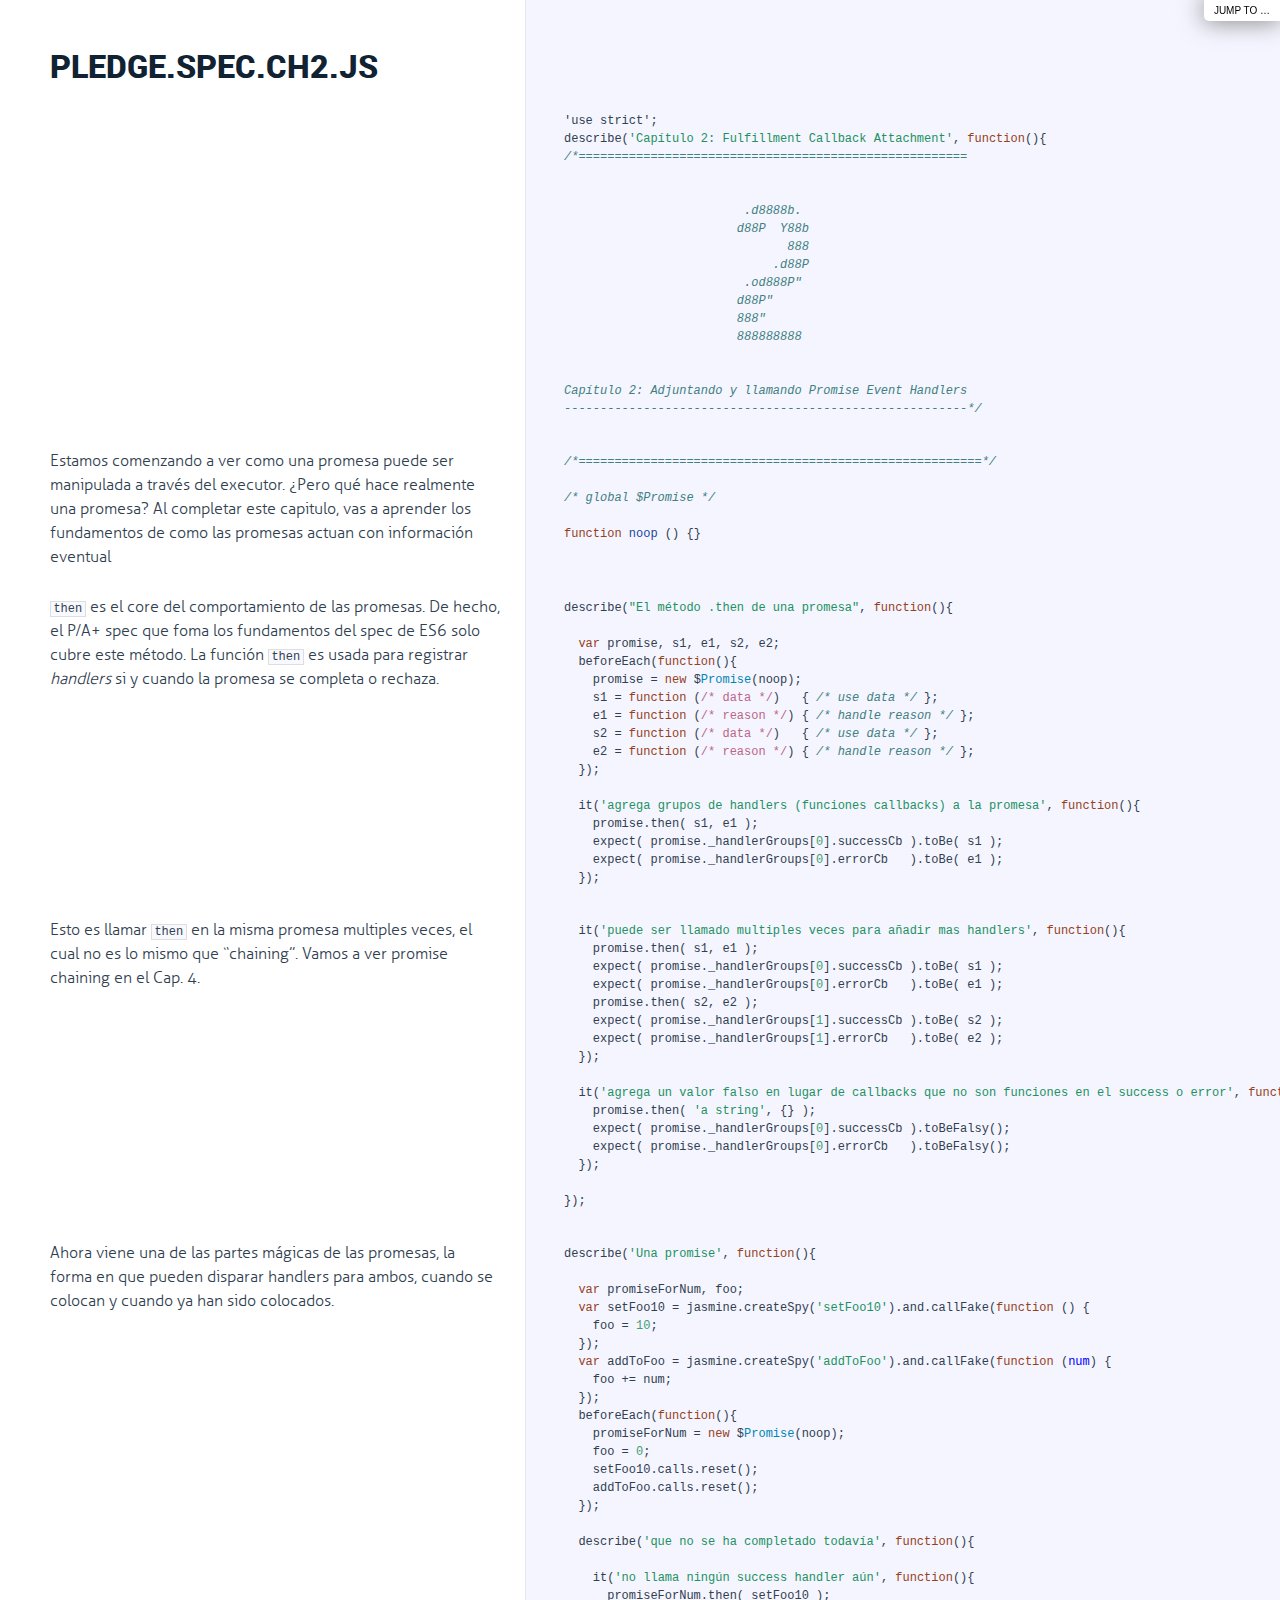
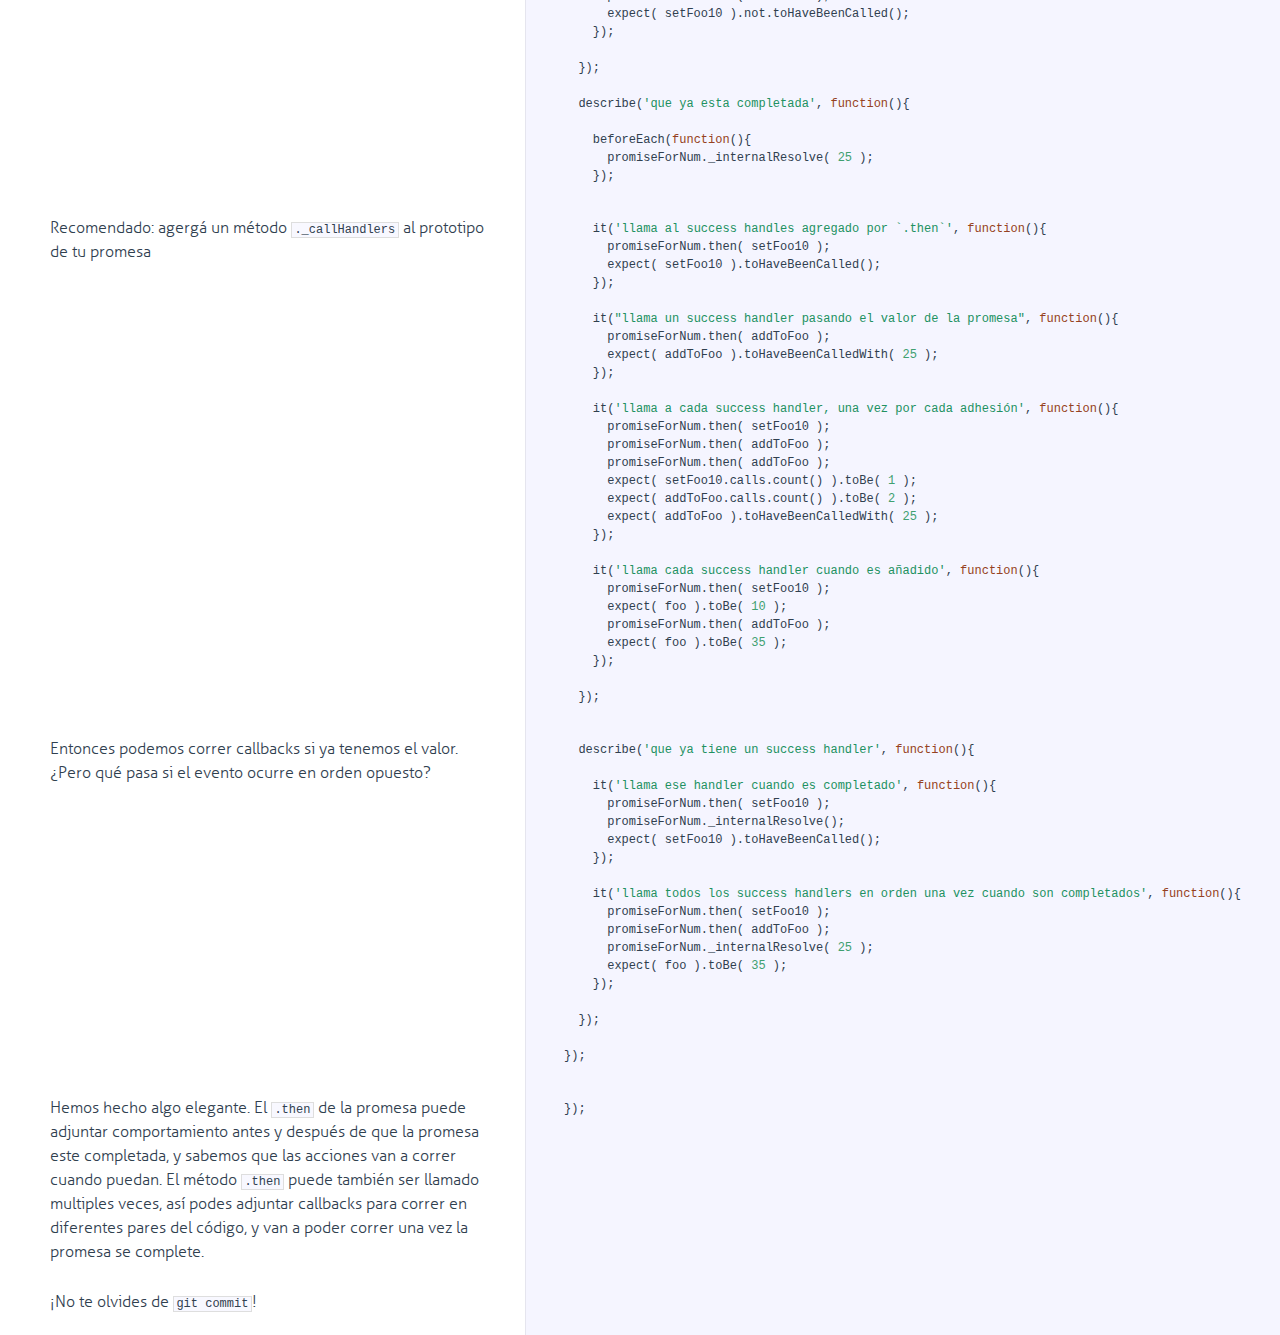
<file: 04-AdvancePromises/homework/docs/pledge.spec.ch2.html>
<!DOCTYPE html>

<html>
<head>
  <title>pledge.spec.ch2.js</title>
  <meta http-equiv="content-type" content="text/html; charset=UTF-8">
  <meta name="viewport" content="width=device-width, target-densitydpi=160dpi, initial-scale=1.0; maximum-scale=1.0; user-scalable=0;">
  <link rel="stylesheet" media="all" href="docco.css" />
</head>
<body>
  <div id="container">
    <div id="background"></div>
    
      <ul id="jump_to">
        <li>
          <a class="large" href="javascript:void(0);">Jump To &hellip;</a>
          <a class="small" href="javascript:void(0);">+</a>
          <div id="jump_wrapper">
          <div id="jump_page_wrapper">
            <div id="jump_page">
              
                
                <a class="source" href="pledge.spec.ch1.html">
                  pledge.spec.ch1.js
                </a>
              
                
                <a class="source" href="pledge.spec.ch2.html">
                  pledge.spec.ch2.js
                </a>
              
                
                <a class="source" href="pledge.spec.ch3.html">
                  pledge.spec.ch3.js
                </a>
              
                
                <a class="source" href="pledge.spec.ch4.html">
                  pledge.spec.ch4.js
                </a>
              
                
                <a class="source" href="pledge.spec.ch5.html">
                  pledge.spec.ch5.js
                </a>
              
            </div>
          </div>
        </li>
      </ul>
    
    <ul class="sections">
        
          <li id="title">
              <div class="annotation">
                  <h1>pledge.spec.ch2.js</h1>
              </div>
          </li>
        
        
        
        <li id="section-1">
            <div class="annotation">
              
              <div class="pilwrap ">
                <a class="pilcrow" href="#section-1">&#182;</a>
              </div>
              
            </div>
            
            <div class="content"><div class='highlight'><pre><span class="hljs-meta">'use strict'</span>;
describe(<span class="hljs-string">'Capítulo 2: Fulfillment Callback Attachment'</span>, <span class="hljs-function"><span class="hljs-keyword">function</span>(<span class="hljs-params"></span>)</span>{
<span class="hljs-comment">/*======================================================


                         .d8888b.
                        d88P  Y88b
                               888
                             .d88P
                         .od888P"
                        d88P"
                        888"
                        888888888


Capítulo 2: Adjuntando y llamando Promise Event Handlers
--------------------------------------------------------*/</span></pre></div></div>
            
        </li>
        
        
        <li id="section-2">
            <div class="annotation">
              
              <div class="pilwrap ">
                <a class="pilcrow" href="#section-2">&#182;</a>
              </div>
              <p>Estamos comenzando a ver como una promesa puede ser manipulada
a través  del executor. ¿Pero qué hace realmente una promesa?
Al completar este capitulo, vas a aprender los fundamentos de
como las promesas actuan con información eventual</p>

            </div>
            
            <div class="content"><div class='highlight'><pre><span class="hljs-comment">/*========================================================*/</span>

<span class="hljs-comment">/* global $Promise */</span>

<span class="hljs-function"><span class="hljs-keyword">function</span> <span class="hljs-title">noop</span> (<span class="hljs-params"></span>) </span>{}</pre></div></div>
            
        </li>
        
        
        <li id="section-3">
            <div class="annotation">
              
              <div class="pilwrap ">
                <a class="pilcrow" href="#section-3">&#182;</a>
              </div>
              <p><code>then</code> es el core del comportamiento de las promesas. De hecho,
el P/A+ spec que foma los fundamentos del spec de ES6 solo cubre
este método. La función <code>then</code> es usada para registrar <em>handlers</em>
si y cuando la promesa se completa o rechaza.</p>

            </div>
            
            <div class="content"><div class='highlight'><pre>describe(<span class="hljs-string">"El método .then de una promesa"</span>, <span class="hljs-function"><span class="hljs-keyword">function</span>(<span class="hljs-params"></span>)</span>{

  <span class="hljs-keyword">var</span> promise, s1, e1, s2, e2;
  beforeEach(<span class="hljs-function"><span class="hljs-keyword">function</span>(<span class="hljs-params"></span>)</span>{
    promise = <span class="hljs-keyword">new</span> $<span class="hljs-built_in">Promise</span>(noop);
    s1 = <span class="hljs-function"><span class="hljs-keyword">function</span> (<span class="hljs-params"><span class="hljs-regexp">/* data */</span></span>)   </span>{ <span class="hljs-comment">/* use data */</span> };
    e1 = <span class="hljs-function"><span class="hljs-keyword">function</span> (<span class="hljs-params"><span class="hljs-regexp">/* reason */</span></span>) </span>{ <span class="hljs-comment">/* handle reason */</span> };
    s2 = <span class="hljs-function"><span class="hljs-keyword">function</span> (<span class="hljs-params"><span class="hljs-regexp">/* data */</span></span>)   </span>{ <span class="hljs-comment">/* use data */</span> };
    e2 = <span class="hljs-function"><span class="hljs-keyword">function</span> (<span class="hljs-params"><span class="hljs-regexp">/* reason */</span></span>) </span>{ <span class="hljs-comment">/* handle reason */</span> };
  });

  it(<span class="hljs-string">'agrega grupos de handlers (funciones callbacks) a la promesa'</span>, <span class="hljs-function"><span class="hljs-keyword">function</span>(<span class="hljs-params"></span>)</span>{
    promise.then( s1, e1 );
    expect( promise._handlerGroups[<span class="hljs-number">0</span>].successCb ).toBe( s1 );
    expect( promise._handlerGroups[<span class="hljs-number">0</span>].errorCb   ).toBe( e1 );
  });</pre></div></div>
            
        </li>
        
        
        <li id="section-4">
            <div class="annotation">
              
              <div class="pilwrap ">
                <a class="pilcrow" href="#section-4">&#182;</a>
              </div>
              <p>Esto es llamar <code>then</code> en la misma promesa multiples veces,
el cual no es lo mismo que “chaining”. Vamos a ver promise
chaining en el Cap. 4.</p>

            </div>
            
            <div class="content"><div class='highlight'><pre>
  it(<span class="hljs-string">'puede ser llamado multiples veces para añadir mas handlers'</span>, <span class="hljs-function"><span class="hljs-keyword">function</span>(<span class="hljs-params"></span>)</span>{
    promise.then( s1, e1 );
    expect( promise._handlerGroups[<span class="hljs-number">0</span>].successCb ).toBe( s1 );
    expect( promise._handlerGroups[<span class="hljs-number">0</span>].errorCb   ).toBe( e1 );
    promise.then( s2, e2 );
    expect( promise._handlerGroups[<span class="hljs-number">1</span>].successCb ).toBe( s2 );
    expect( promise._handlerGroups[<span class="hljs-number">1</span>].errorCb   ).toBe( e2 );
  });

  it(<span class="hljs-string">'agrega un valor falso en lugar de callbacks que no son funciones en el success o error'</span>, <span class="hljs-function"><span class="hljs-keyword">function</span>(<span class="hljs-params"></span>)</span>{
    promise.then( <span class="hljs-string">'a string'</span>, {} );
    expect( promise._handlerGroups[<span class="hljs-number">0</span>].successCb ).toBeFalsy();
    expect( promise._handlerGroups[<span class="hljs-number">0</span>].errorCb   ).toBeFalsy();
  });

});</pre></div></div>
            
        </li>
        
        
        <li id="section-5">
            <div class="annotation">
              
              <div class="pilwrap ">
                <a class="pilcrow" href="#section-5">&#182;</a>
              </div>
              <p>Ahora viene una de las partes mágicas de las promesas, la
forma en que pueden disparar handlers para ambos, cuando se
colocan y cuando ya han sido colocados.</p>

            </div>
            
            <div class="content"><div class='highlight'><pre>
describe(<span class="hljs-string">'Una promise'</span>, <span class="hljs-function"><span class="hljs-keyword">function</span>(<span class="hljs-params"></span>)</span>{

  <span class="hljs-keyword">var</span> promiseForNum, foo;
  <span class="hljs-keyword">var</span> setFoo10 = jasmine.createSpy(<span class="hljs-string">'setFoo10'</span>).and.callFake(<span class="hljs-function"><span class="hljs-keyword">function</span> (<span class="hljs-params"></span>) </span>{
    foo = <span class="hljs-number">10</span>;
  });
  <span class="hljs-keyword">var</span> addToFoo = jasmine.createSpy(<span class="hljs-string">'addToFoo'</span>).and.callFake(<span class="hljs-function"><span class="hljs-keyword">function</span> (<span class="hljs-params">num</span>) </span>{
    foo += num;
  });
  beforeEach(<span class="hljs-function"><span class="hljs-keyword">function</span>(<span class="hljs-params"></span>)</span>{
    promiseForNum = <span class="hljs-keyword">new</span> $<span class="hljs-built_in">Promise</span>(noop);
    foo = <span class="hljs-number">0</span>;
    setFoo10.calls.reset();
    addToFoo.calls.reset();
  });

  describe(<span class="hljs-string">'que no se ha completado todavía'</span>, <span class="hljs-function"><span class="hljs-keyword">function</span>(<span class="hljs-params"></span>)</span>{

    it(<span class="hljs-string">'no llama ningún success handler aún'</span>, <span class="hljs-function"><span class="hljs-keyword">function</span>(<span class="hljs-params"></span>)</span>{
      promiseForNum.then( setFoo10 );
      expect( setFoo10 ).not.toHaveBeenCalled();
    });

  });

  describe(<span class="hljs-string">'que ya esta completada'</span>, <span class="hljs-function"><span class="hljs-keyword">function</span>(<span class="hljs-params"></span>)</span>{

    beforeEach(<span class="hljs-function"><span class="hljs-keyword">function</span>(<span class="hljs-params"></span>)</span>{
      promiseForNum._internalResolve( <span class="hljs-number">25</span> );
    });</pre></div></div>
            
        </li>
        
        
        <li id="section-6">
            <div class="annotation">
              
              <div class="pilwrap ">
                <a class="pilcrow" href="#section-6">&#182;</a>
              </div>
              <p>Recomendado: agergá un método <code>._callHandlers</code> al prototipo de tu promesa</p>

            </div>
            
            <div class="content"><div class='highlight'><pre>
    it(<span class="hljs-string">'llama al success handles agregado por `.then`'</span>, <span class="hljs-function"><span class="hljs-keyword">function</span>(<span class="hljs-params"></span>)</span>{
      promiseForNum.then( setFoo10 );
      expect( setFoo10 ).toHaveBeenCalled();
    });

    it(<span class="hljs-string">"llama un success handler pasando el valor de la promesa"</span>, <span class="hljs-function"><span class="hljs-keyword">function</span>(<span class="hljs-params"></span>)</span>{
      promiseForNum.then( addToFoo );
      expect( addToFoo ).toHaveBeenCalledWith( <span class="hljs-number">25</span> );
    });

    it(<span class="hljs-string">'llama a cada success handler, una vez por cada adhesión'</span>, <span class="hljs-function"><span class="hljs-keyword">function</span>(<span class="hljs-params"></span>)</span>{
      promiseForNum.then( setFoo10 );
      promiseForNum.then( addToFoo );
      promiseForNum.then( addToFoo );
      expect( setFoo10.calls.count() ).toBe( <span class="hljs-number">1</span> );
      expect( addToFoo.calls.count() ).toBe( <span class="hljs-number">2</span> );
      expect( addToFoo ).toHaveBeenCalledWith( <span class="hljs-number">25</span> );
    });

    it(<span class="hljs-string">'llama cada success handler cuando es añadido'</span>, <span class="hljs-function"><span class="hljs-keyword">function</span>(<span class="hljs-params"></span>)</span>{
      promiseForNum.then( setFoo10 );
      expect( foo ).toBe( <span class="hljs-number">10</span> );
      promiseForNum.then( addToFoo );
      expect( foo ).toBe( <span class="hljs-number">35</span> );
    });

  });</pre></div></div>
            
        </li>
        
        
        <li id="section-7">
            <div class="annotation">
              
              <div class="pilwrap ">
                <a class="pilcrow" href="#section-7">&#182;</a>
              </div>
              <p>Entonces podemos correr callbacks si ya tenemos el valor.
¿Pero qué pasa si el evento ocurre en orden opuesto?</p>

            </div>
            
            <div class="content"><div class='highlight'><pre>
  describe(<span class="hljs-string">'que ya tiene un success handler'</span>, <span class="hljs-function"><span class="hljs-keyword">function</span>(<span class="hljs-params"></span>)</span>{

    it(<span class="hljs-string">'llama ese handler cuando es completado'</span>, <span class="hljs-function"><span class="hljs-keyword">function</span>(<span class="hljs-params"></span>)</span>{
      promiseForNum.then( setFoo10 );
      promiseForNum._internalResolve();
      expect( setFoo10 ).toHaveBeenCalled();
    });

    it(<span class="hljs-string">'llama todos los success handlers en orden una vez cuando son completados'</span>, <span class="hljs-function"><span class="hljs-keyword">function</span>(<span class="hljs-params"></span>)</span>{
      promiseForNum.then( setFoo10 );
      promiseForNum.then( addToFoo );
      promiseForNum._internalResolve( <span class="hljs-number">25</span> );
      expect( foo ).toBe( <span class="hljs-number">35</span> );
    });

  });

});</pre></div></div>
            
        </li>
        
        
        <li id="section-8">
            <div class="annotation">
              
              <div class="pilwrap ">
                <a class="pilcrow" href="#section-8">&#182;</a>
              </div>
              <p>Hemos hecho algo elegante. El <code>.then</code> de la promesa puede adjuntar
comportamiento antes y después de que la promesa este completada,
y sabemos que las acciones van a correr cuando puedan. El método
<code>.then</code> puede también ser llamado multiples veces, así podes adjuntar
callbacks para correr en diferentes pares del código, y van a poder
correr una vez la promesa se complete.</p>

            </div>
            
            <div class="content"><div class='highlight'><pre>
});</pre></div></div>
            
        </li>
        
        
        <li id="section-9">
            <div class="annotation">
              
              <div class="pilwrap ">
                <a class="pilcrow" href="#section-9">&#182;</a>
              </div>
              <p>¡No te olvides de <code>git commit</code>!</p>

            </div>
            
        </li>
        
    </ul>
  </div>
</body>
</html>
</file>
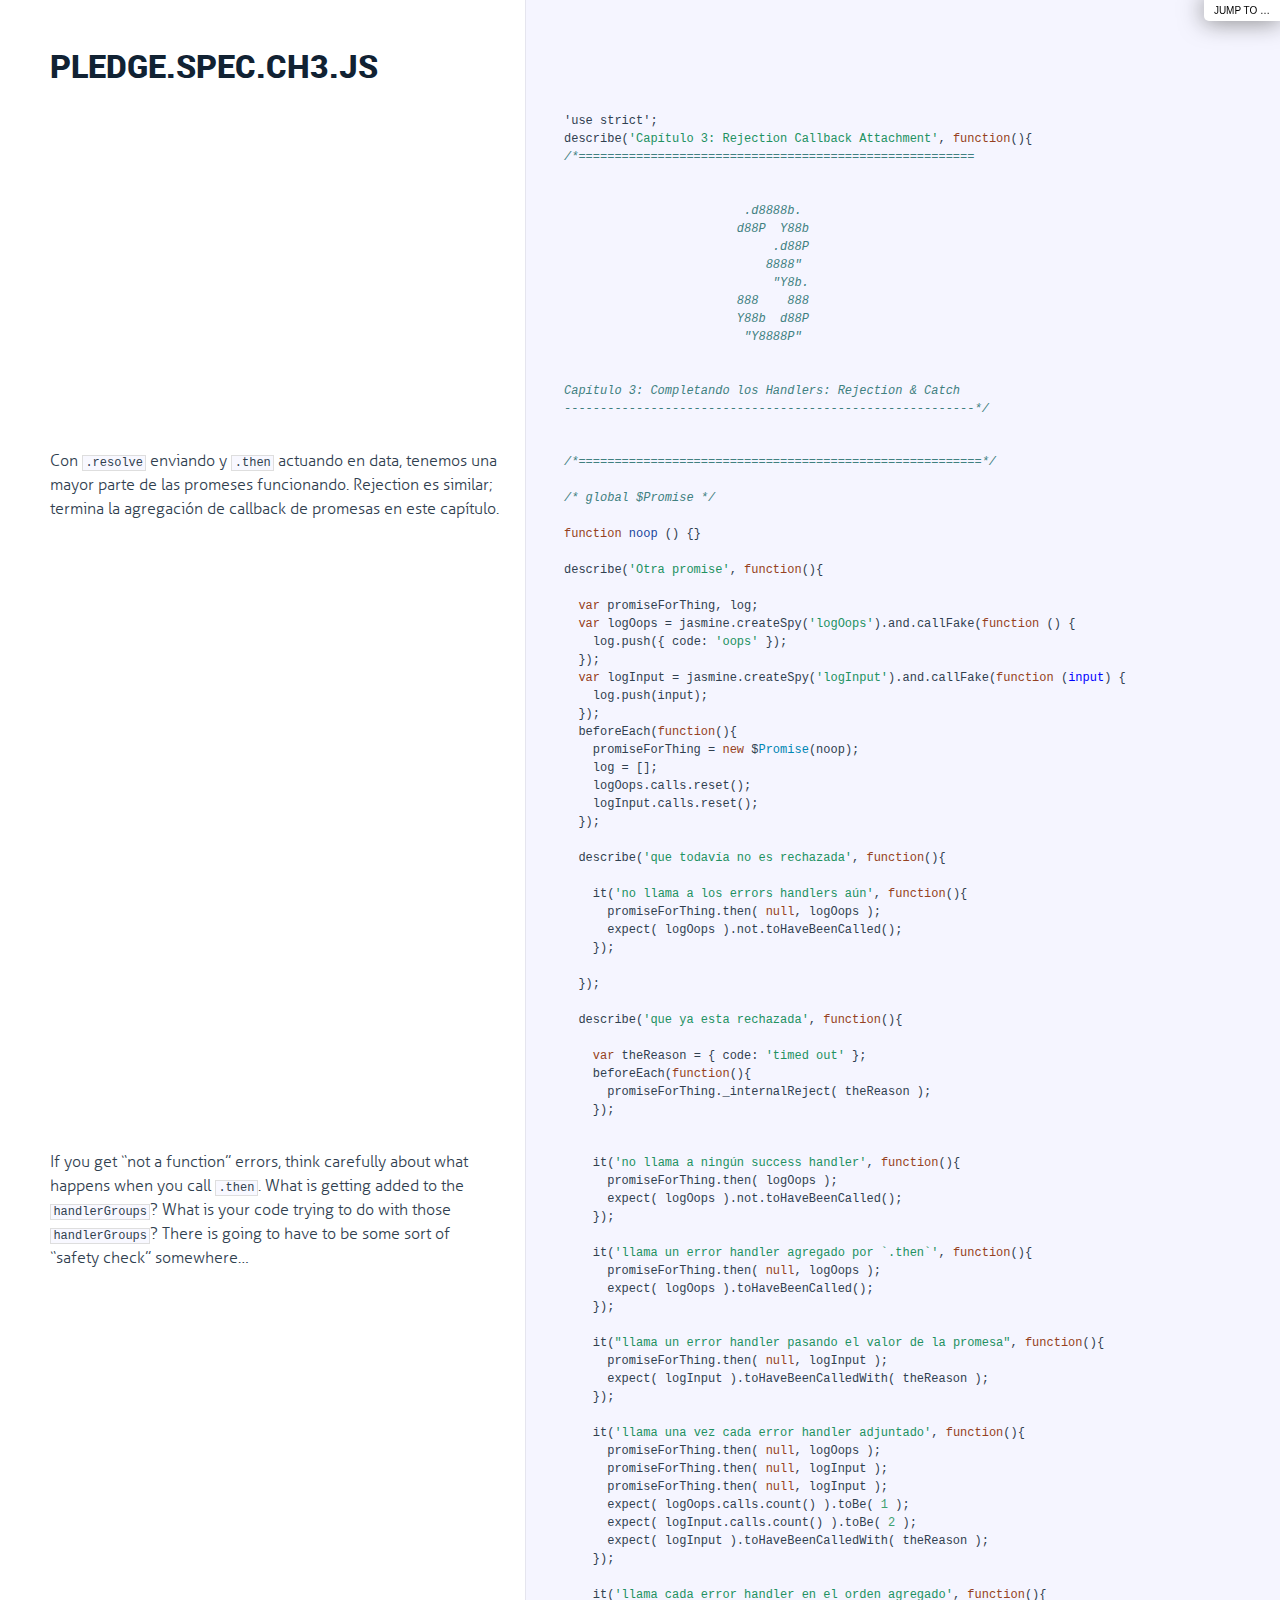
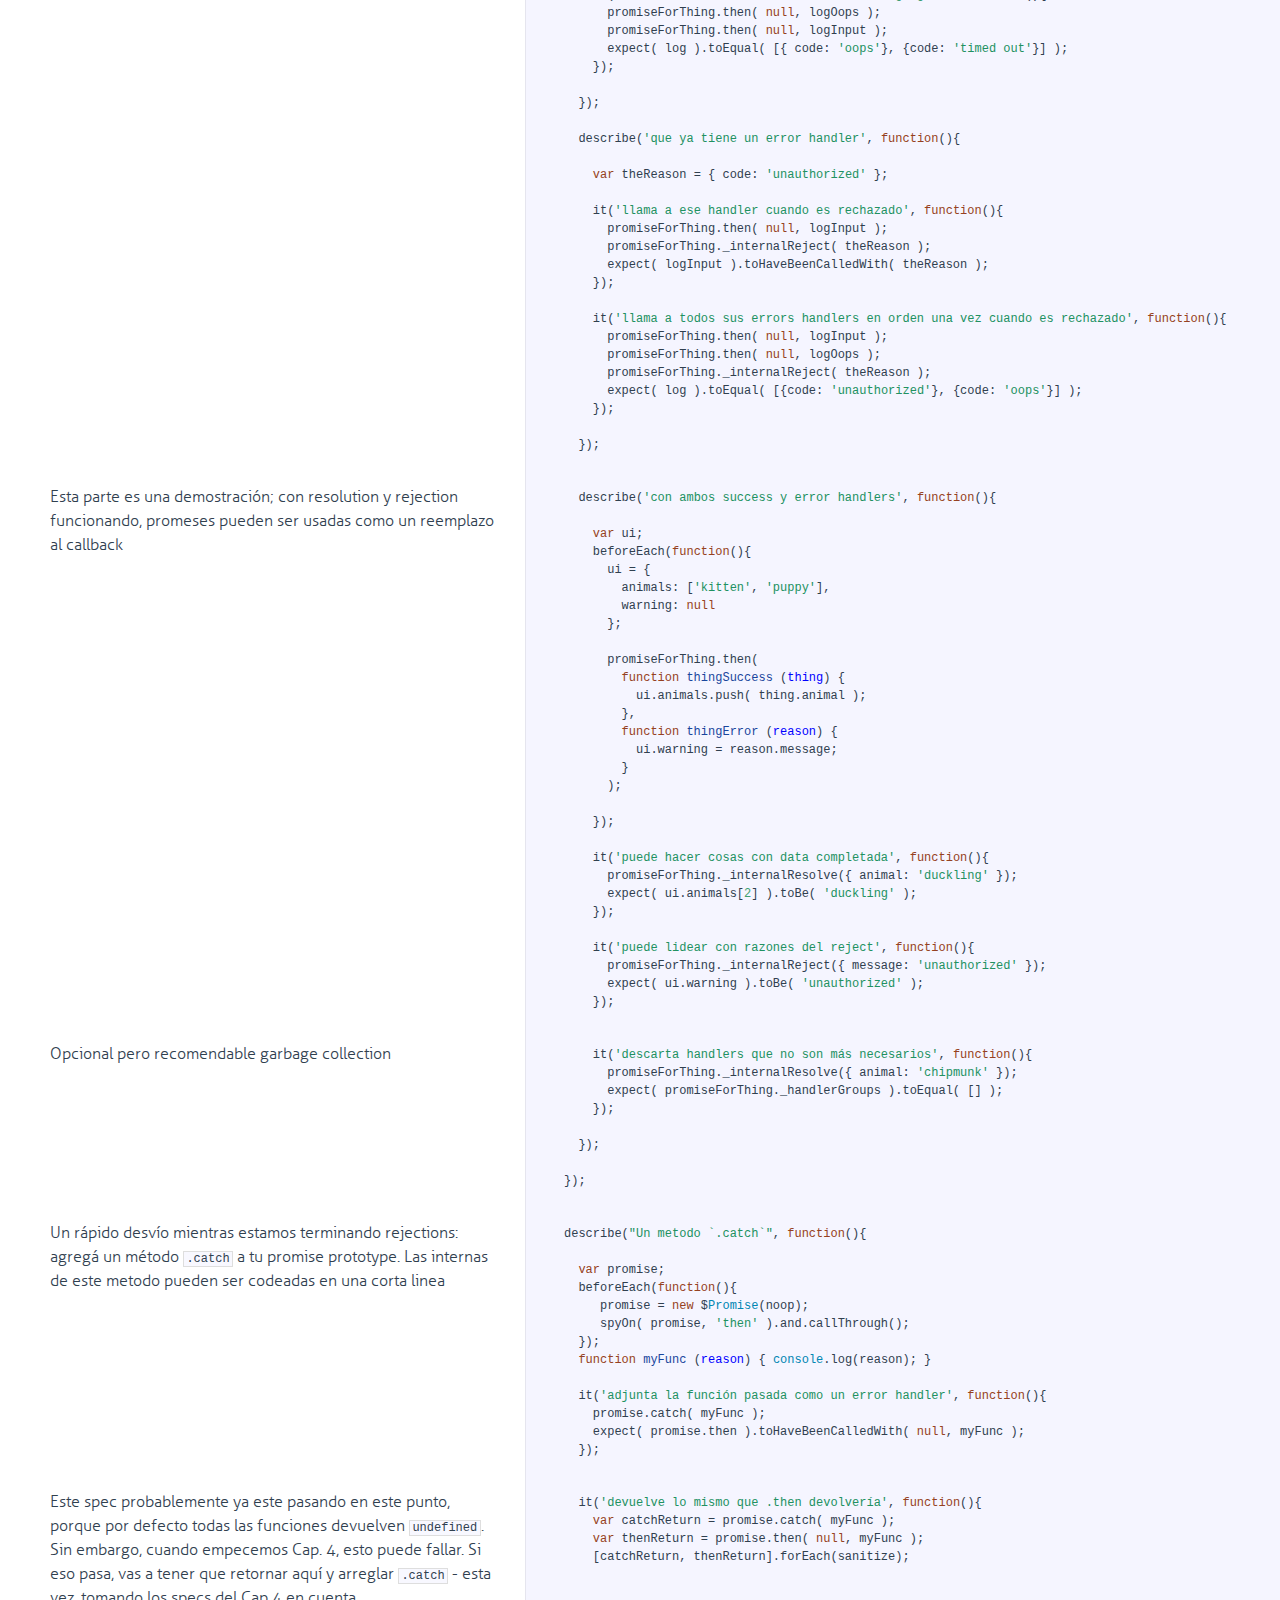
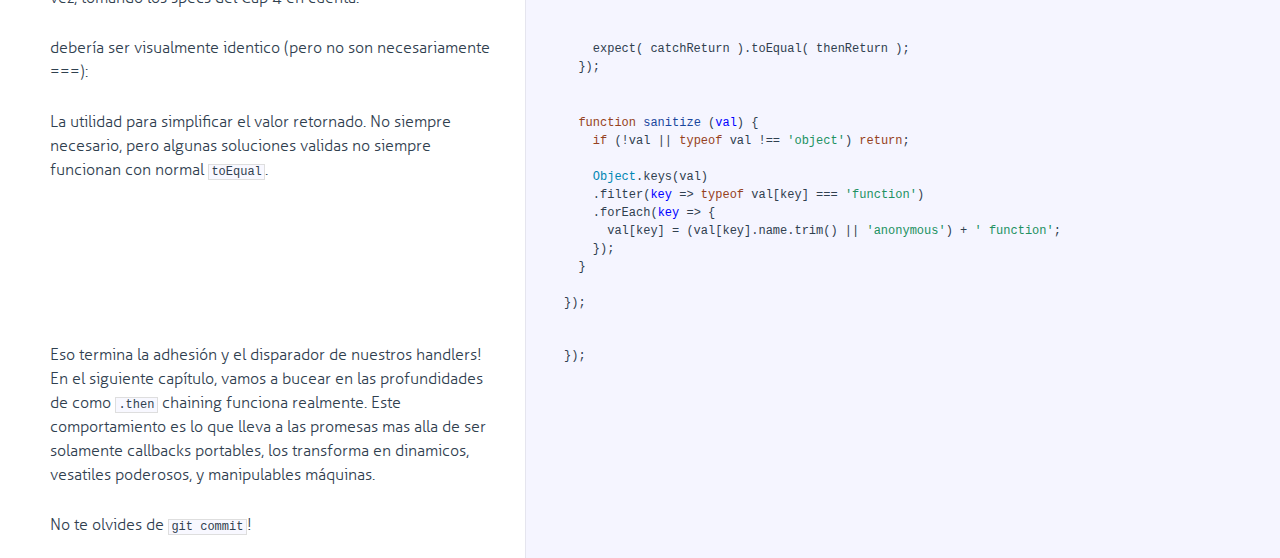
<file: 04-AdvancePromises/homework/docs/pledge.spec.ch3.html>
<!DOCTYPE html>

<html>
<head>
  <title>pledge.spec.ch3.js</title>
  <meta http-equiv="content-type" content="text/html; charset=UTF-8">
  <meta name="viewport" content="width=device-width, target-densitydpi=160dpi, initial-scale=1.0; maximum-scale=1.0; user-scalable=0;">
  <link rel="stylesheet" media="all" href="docco.css" />
</head>
<body>
  <div id="container">
    <div id="background"></div>
    
      <ul id="jump_to">
        <li>
          <a class="large" href="javascript:void(0);">Jump To &hellip;</a>
          <a class="small" href="javascript:void(0);">+</a>
          <div id="jump_wrapper">
          <div id="jump_page_wrapper">
            <div id="jump_page">
              
                
                <a class="source" href="pledge.spec.ch1.html">
                  pledge.spec.ch1.js
                </a>
              
                
                <a class="source" href="pledge.spec.ch2.html">
                  pledge.spec.ch2.js
                </a>
              
                
                <a class="source" href="pledge.spec.ch3.html">
                  pledge.spec.ch3.js
                </a>
              
                
                <a class="source" href="pledge.spec.ch4.html">
                  pledge.spec.ch4.js
                </a>
              
                
                <a class="source" href="pledge.spec.ch5.html">
                  pledge.spec.ch5.js
                </a>
              
            </div>
          </div>
        </li>
      </ul>
    
    <ul class="sections">
        
          <li id="title">
              <div class="annotation">
                  <h1>pledge.spec.ch3.js</h1>
              </div>
          </li>
        
        
        
        <li id="section-1">
            <div class="annotation">
              
              <div class="pilwrap ">
                <a class="pilcrow" href="#section-1">&#182;</a>
              </div>
              
            </div>
            
            <div class="content"><div class='highlight'><pre><span class="hljs-meta">'use strict'</span>;
describe(<span class="hljs-string">'Capítulo 3: Rejection Callback Attachment'</span>, <span class="hljs-function"><span class="hljs-keyword">function</span>(<span class="hljs-params"></span>)</span>{
<span class="hljs-comment">/*=======================================================


                         .d8888b.
                        d88P  Y88b
                             .d88P
                            8888"
                             "Y8b.
                        888    888
                        Y88b  d88P
                         "Y8888P"


Capítulo 3: Completando los Handlers: Rejection &amp; Catch
---------------------------------------------------------*/</span></pre></div></div>
            
        </li>
        
        
        <li id="section-2">
            <div class="annotation">
              
              <div class="pilwrap ">
                <a class="pilcrow" href="#section-2">&#182;</a>
              </div>
              <p>Con <code>.resolve</code> enviando y <code>.then</code> actuando en data, tenemos
una mayor parte de las promeses funcionando. Rejection es similar;
termina la agregación de callback de promesas en este capítulo.</p>

            </div>
            
            <div class="content"><div class='highlight'><pre><span class="hljs-comment">/*========================================================*/</span>

<span class="hljs-comment">/* global $Promise */</span>

<span class="hljs-function"><span class="hljs-keyword">function</span> <span class="hljs-title">noop</span> (<span class="hljs-params"></span>) </span>{}

describe(<span class="hljs-string">'Otra promise'</span>, <span class="hljs-function"><span class="hljs-keyword">function</span>(<span class="hljs-params"></span>)</span>{

  <span class="hljs-keyword">var</span> promiseForThing, log;
  <span class="hljs-keyword">var</span> logOops = jasmine.createSpy(<span class="hljs-string">'logOops'</span>).and.callFake(<span class="hljs-function"><span class="hljs-keyword">function</span> (<span class="hljs-params"></span>) </span>{
    log.push({ <span class="hljs-attr">code</span>: <span class="hljs-string">'oops'</span> });
  });
  <span class="hljs-keyword">var</span> logInput = jasmine.createSpy(<span class="hljs-string">'logInput'</span>).and.callFake(<span class="hljs-function"><span class="hljs-keyword">function</span> (<span class="hljs-params">input</span>) </span>{
    log.push(input);
  });
  beforeEach(<span class="hljs-function"><span class="hljs-keyword">function</span>(<span class="hljs-params"></span>)</span>{
    promiseForThing = <span class="hljs-keyword">new</span> $<span class="hljs-built_in">Promise</span>(noop);
    log = [];
    logOops.calls.reset();
    logInput.calls.reset();
  });

  describe(<span class="hljs-string">'que todavía no es rechazada'</span>, <span class="hljs-function"><span class="hljs-keyword">function</span>(<span class="hljs-params"></span>)</span>{

    it(<span class="hljs-string">'no llama a los errors handlers aún'</span>, <span class="hljs-function"><span class="hljs-keyword">function</span>(<span class="hljs-params"></span>)</span>{
      promiseForThing.then( <span class="hljs-literal">null</span>, logOops );
      expect( logOops ).not.toHaveBeenCalled();
    });

  });

  describe(<span class="hljs-string">'que ya esta rechazada'</span>, <span class="hljs-function"><span class="hljs-keyword">function</span>(<span class="hljs-params"></span>)</span>{

    <span class="hljs-keyword">var</span> theReason = { <span class="hljs-attr">code</span>: <span class="hljs-string">'timed out'</span> };
    beforeEach(<span class="hljs-function"><span class="hljs-keyword">function</span>(<span class="hljs-params"></span>)</span>{
      promiseForThing._internalReject( theReason );
    });</pre></div></div>
            
        </li>
        
        
        <li id="section-3">
            <div class="annotation">
              
              <div class="pilwrap ">
                <a class="pilcrow" href="#section-3">&#182;</a>
              </div>
              <p>If you get “not a function” errors, think carefully about
what happens when you call <code>.then</code>. What is getting added
to the <code>handlerGroups</code>? What is your code trying to do with
those <code>handlerGroups</code>? There is going to have to be some
sort of “safety check” somewhere…</p>

            </div>
            
            <div class="content"><div class='highlight'><pre>
    it(<span class="hljs-string">'no llama a ningún success handler'</span>, <span class="hljs-function"><span class="hljs-keyword">function</span>(<span class="hljs-params"></span>)</span>{
      promiseForThing.then( logOops );
      expect( logOops ).not.toHaveBeenCalled();
    });

    it(<span class="hljs-string">'llama un error handler agregado por `.then`'</span>, <span class="hljs-function"><span class="hljs-keyword">function</span>(<span class="hljs-params"></span>)</span>{
      promiseForThing.then( <span class="hljs-literal">null</span>, logOops );
      expect( logOops ).toHaveBeenCalled();
    });

    it(<span class="hljs-string">"llama un error handler pasando el valor de la promesa"</span>, <span class="hljs-function"><span class="hljs-keyword">function</span>(<span class="hljs-params"></span>)</span>{
      promiseForThing.then( <span class="hljs-literal">null</span>, logInput );
      expect( logInput ).toHaveBeenCalledWith( theReason );
    });

    it(<span class="hljs-string">'llama una vez cada error handler adjuntado'</span>, <span class="hljs-function"><span class="hljs-keyword">function</span>(<span class="hljs-params"></span>)</span>{
      promiseForThing.then( <span class="hljs-literal">null</span>, logOops );
      promiseForThing.then( <span class="hljs-literal">null</span>, logInput );
      promiseForThing.then( <span class="hljs-literal">null</span>, logInput );
      expect( logOops.calls.count() ).toBe( <span class="hljs-number">1</span> );
      expect( logInput.calls.count() ).toBe( <span class="hljs-number">2</span> );
      expect( logInput ).toHaveBeenCalledWith( theReason );
    });

    it(<span class="hljs-string">'llama cada error handler en el orden agregado'</span>, <span class="hljs-function"><span class="hljs-keyword">function</span>(<span class="hljs-params"></span>)</span>{
      promiseForThing.then( <span class="hljs-literal">null</span>, logOops );
      promiseForThing.then( <span class="hljs-literal">null</span>, logInput );
      expect( log ).toEqual( [{ <span class="hljs-attr">code</span>: <span class="hljs-string">'oops'</span>}, {<span class="hljs-attr">code</span>: <span class="hljs-string">'timed out'</span>}] );
    });

  });

  describe(<span class="hljs-string">'que ya tiene un error handler'</span>, <span class="hljs-function"><span class="hljs-keyword">function</span>(<span class="hljs-params"></span>)</span>{

    <span class="hljs-keyword">var</span> theReason = { <span class="hljs-attr">code</span>: <span class="hljs-string">'unauthorized'</span> };

    it(<span class="hljs-string">'llama a ese handler cuando es rechazado'</span>, <span class="hljs-function"><span class="hljs-keyword">function</span>(<span class="hljs-params"></span>)</span>{
      promiseForThing.then( <span class="hljs-literal">null</span>, logInput );
      promiseForThing._internalReject( theReason );
      expect( logInput ).toHaveBeenCalledWith( theReason );
    });

    it(<span class="hljs-string">'llama a todos sus errors handlers en orden una vez cuando es rechazado'</span>, <span class="hljs-function"><span class="hljs-keyword">function</span>(<span class="hljs-params"></span>)</span>{
      promiseForThing.then( <span class="hljs-literal">null</span>, logInput );
      promiseForThing.then( <span class="hljs-literal">null</span>, logOops );
      promiseForThing._internalReject( theReason );
      expect( log ).toEqual( [{<span class="hljs-attr">code</span>: <span class="hljs-string">'unauthorized'</span>}, {<span class="hljs-attr">code</span>: <span class="hljs-string">'oops'</span>}] );
    });

  });</pre></div></div>
            
        </li>
        
        
        <li id="section-4">
            <div class="annotation">
              
              <div class="pilwrap ">
                <a class="pilcrow" href="#section-4">&#182;</a>
              </div>
              <p>Esta parte es una demostración; con resolution y rejection
funcionando, promeses pueden ser usadas como un reemplazo al callback</p>

            </div>
            
            <div class="content"><div class='highlight'><pre>
  describe(<span class="hljs-string">'con ambos success y error handlers'</span>, <span class="hljs-function"><span class="hljs-keyword">function</span>(<span class="hljs-params"></span>)</span>{

    <span class="hljs-keyword">var</span> ui;
    beforeEach(<span class="hljs-function"><span class="hljs-keyword">function</span>(<span class="hljs-params"></span>)</span>{
      ui = {
        <span class="hljs-attr">animals</span>: [<span class="hljs-string">'kitten'</span>, <span class="hljs-string">'puppy'</span>],
        <span class="hljs-attr">warning</span>: <span class="hljs-literal">null</span>
      };

      promiseForThing.then(
        <span class="hljs-function"><span class="hljs-keyword">function</span> <span class="hljs-title">thingSuccess</span> (<span class="hljs-params">thing</span>) </span>{
          ui.animals.push( thing.animal );
        },
        <span class="hljs-function"><span class="hljs-keyword">function</span> <span class="hljs-title">thingError</span> (<span class="hljs-params">reason</span>) </span>{
          ui.warning = reason.message;
        }
      );

    });

    it(<span class="hljs-string">'puede hacer cosas con data completada'</span>, <span class="hljs-function"><span class="hljs-keyword">function</span>(<span class="hljs-params"></span>)</span>{
      promiseForThing._internalResolve({ <span class="hljs-attr">animal</span>: <span class="hljs-string">'duckling'</span> });
      expect( ui.animals[<span class="hljs-number">2</span>] ).toBe( <span class="hljs-string">'duckling'</span> );
    });

    it(<span class="hljs-string">'puede lidear con razones del reject'</span>, <span class="hljs-function"><span class="hljs-keyword">function</span>(<span class="hljs-params"></span>)</span>{
      promiseForThing._internalReject({ <span class="hljs-attr">message</span>: <span class="hljs-string">'unauthorized'</span> });
      expect( ui.warning ).toBe( <span class="hljs-string">'unauthorized'</span> );
    });</pre></div></div>
            
        </li>
        
        
        <li id="section-5">
            <div class="annotation">
              
              <div class="pilwrap ">
                <a class="pilcrow" href="#section-5">&#182;</a>
              </div>
              <p>Opcional pero recomendable garbage collection</p>

            </div>
            
            <div class="content"><div class='highlight'><pre>
    it(<span class="hljs-string">'descarta handlers que no son más necesarios'</span>, <span class="hljs-function"><span class="hljs-keyword">function</span>(<span class="hljs-params"></span>)</span>{
      promiseForThing._internalResolve({ <span class="hljs-attr">animal</span>: <span class="hljs-string">'chipmunk'</span> });
      expect( promiseForThing._handlerGroups ).toEqual( [] );
    });

  });

});</pre></div></div>
            
        </li>
        
        
        <li id="section-6">
            <div class="annotation">
              
              <div class="pilwrap ">
                <a class="pilcrow" href="#section-6">&#182;</a>
              </div>
              <p>Un rápido desvío mientras estamos terminando rejections: agregá
un método <code>.catch</code> a tu promise prototype. Las internas de este
metodo pueden ser codeadas en una corta linea</p>

            </div>
            
            <div class="content"><div class='highlight'><pre>
describe(<span class="hljs-string">"Un metodo `.catch`"</span>, <span class="hljs-function"><span class="hljs-keyword">function</span>(<span class="hljs-params"></span>)</span>{

  <span class="hljs-keyword">var</span> promise;
  beforeEach(<span class="hljs-function"><span class="hljs-keyword">function</span>(<span class="hljs-params"></span>)</span>{
     promise = <span class="hljs-keyword">new</span> $<span class="hljs-built_in">Promise</span>(noop);
     spyOn( promise, <span class="hljs-string">'then'</span> ).and.callThrough();
  });
  <span class="hljs-function"><span class="hljs-keyword">function</span> <span class="hljs-title">myFunc</span> (<span class="hljs-params">reason</span>) </span>{ <span class="hljs-built_in">console</span>.log(reason); }

  it(<span class="hljs-string">'adjunta la función pasada como un error handler'</span>, <span class="hljs-function"><span class="hljs-keyword">function</span>(<span class="hljs-params"></span>)</span>{
    promise.catch( myFunc );
    expect( promise.then ).toHaveBeenCalledWith( <span class="hljs-literal">null</span>, myFunc );
  });</pre></div></div>
            
        </li>
        
        
        <li id="section-7">
            <div class="annotation">
              
              <div class="pilwrap ">
                <a class="pilcrow" href="#section-7">&#182;</a>
              </div>
              <p>Este spec probablemente ya este pasando en este punto, porque
por defecto todas las funciones devuelven <code>undefined</code>. Sin embargo,
cuando empecemos Cap. 4, esto puede fallar. Si eso pasa, vas a tener
que retornar aquí y arreglar <code>.catch</code> - esta vez, tomando los specs
del Cap 4 en cuenta.</p>

            </div>
            
            <div class="content"><div class='highlight'><pre>
  it(<span class="hljs-string">'devuelve lo mismo que .then devolvería'</span>, <span class="hljs-function"><span class="hljs-keyword">function</span>(<span class="hljs-params"></span>)</span>{
    <span class="hljs-keyword">var</span> catchReturn = promise.catch( myFunc );
    <span class="hljs-keyword">var</span> thenReturn = promise.then( <span class="hljs-literal">null</span>, myFunc );
    [catchReturn, thenReturn].forEach(sanitize);</pre></div></div>
            
        </li>
        
        
        <li id="section-8">
            <div class="annotation">
              
              <div class="pilwrap ">
                <a class="pilcrow" href="#section-8">&#182;</a>
              </div>
              <p>debería ser visualmente identico (pero no son necesariamente ===):</p>

            </div>
            
            <div class="content"><div class='highlight'><pre>    expect( catchReturn ).toEqual( thenReturn );
  });</pre></div></div>
            
        </li>
        
        
        <li id="section-9">
            <div class="annotation">
              
              <div class="pilwrap ">
                <a class="pilcrow" href="#section-9">&#182;</a>
              </div>
              <p>La utilidad para simplificar el valor retornado. No siempre necesario, pero algunas soluciones validas no siempre funcionan con normal <code>toEqual</code>.</p>

            </div>
            
            <div class="content"><div class='highlight'><pre>
  <span class="hljs-function"><span class="hljs-keyword">function</span> <span class="hljs-title">sanitize</span> (<span class="hljs-params">val</span>) </span>{
    <span class="hljs-keyword">if</span> (!val || <span class="hljs-keyword">typeof</span> val !== <span class="hljs-string">'object'</span>) <span class="hljs-keyword">return</span>;

    <span class="hljs-built_in">Object</span>.keys(val)
    .filter(<span class="hljs-function"><span class="hljs-params">key</span> =&gt;</span> <span class="hljs-keyword">typeof</span> val[key] === <span class="hljs-string">'function'</span>)
    .forEach(<span class="hljs-function"><span class="hljs-params">key</span> =&gt;</span> {
      val[key] = (val[key].name.trim() || <span class="hljs-string">'anonymous'</span>) + <span class="hljs-string">' function'</span>;
    });
  }

});</pre></div></div>
            
        </li>
        
        
        <li id="section-10">
            <div class="annotation">
              
              <div class="pilwrap ">
                <a class="pilcrow" href="#section-10">&#182;</a>
              </div>
              <p>Eso termina la adhesión y el disparador de nuestros handlers!
En el siguiente capítulo, vamos a bucear en las profundidades
de como <code>.then</code> chaining funciona realmente. Este comportamiento
es lo que lleva a las promesas mas alla de ser solamente callbacks
portables, los transforma en dinamicos, vesatiles poderosos, y
manipulables máquinas.</p>

            </div>
            
            <div class="content"><div class='highlight'><pre>
});</pre></div></div>
            
        </li>
        
        
        <li id="section-11">
            <div class="annotation">
              
              <div class="pilwrap ">
                <a class="pilcrow" href="#section-11">&#182;</a>
              </div>
              <p>No te olvides de <code>git commit</code>!</p>

            </div>
            
        </li>
        
    </ul>
  </div>
</body>
</html>
</file>
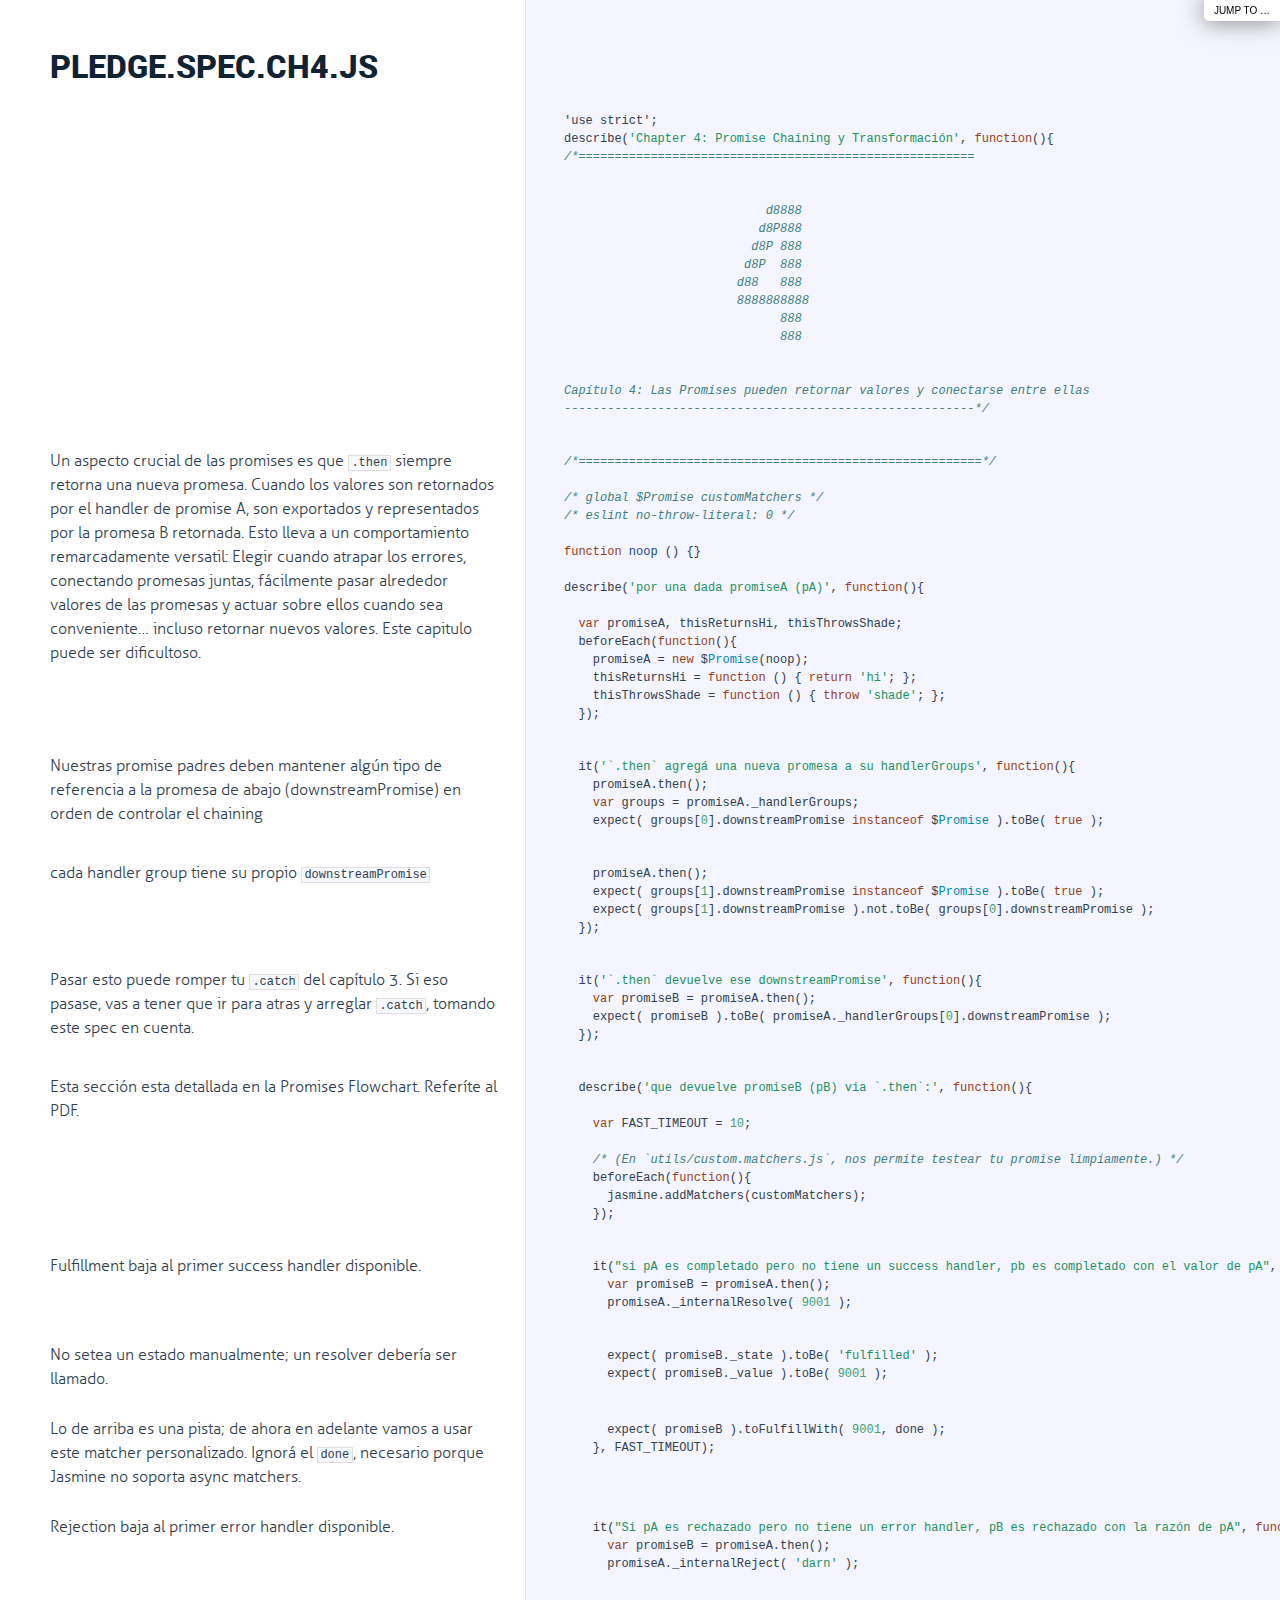
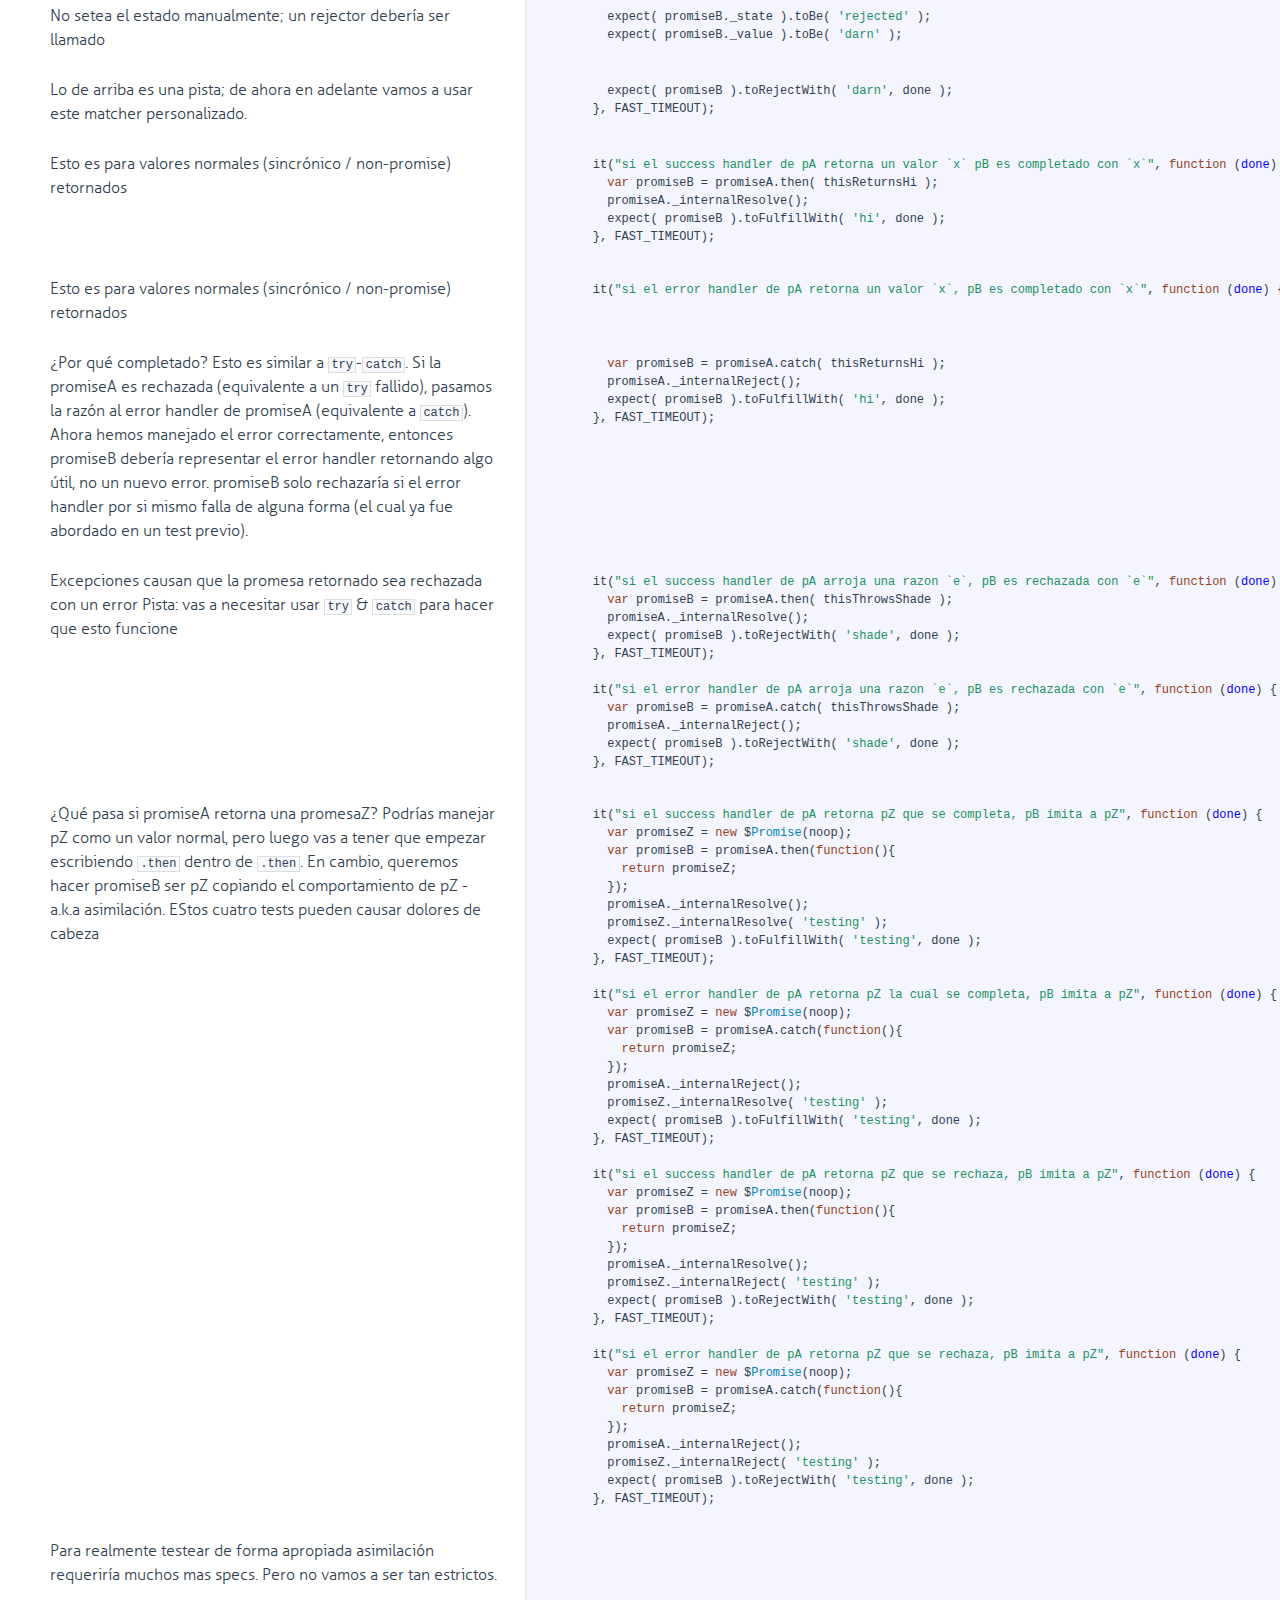
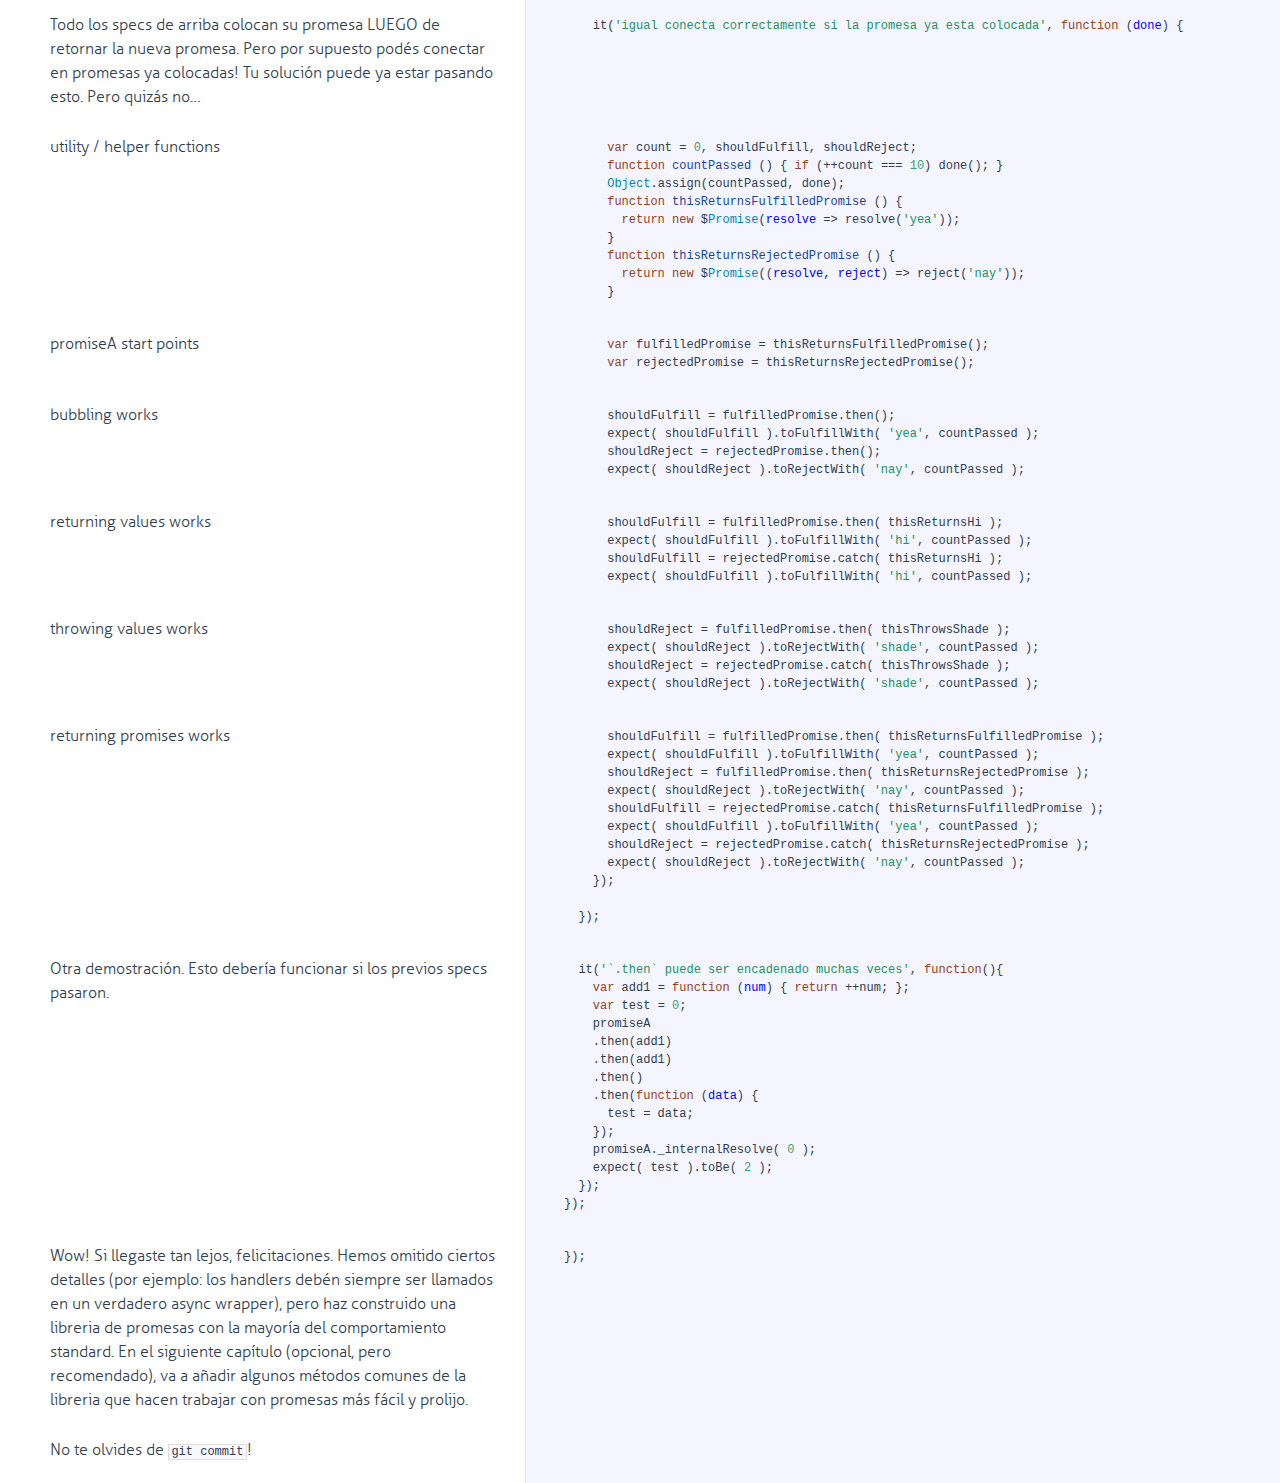
<file: 04-AdvancePromises/homework/docs/pledge.spec.ch4.html>
<!DOCTYPE html>

<html>
<head>
  <title>pledge.spec.ch4.js</title>
  <meta http-equiv="content-type" content="text/html; charset=UTF-8">
  <meta name="viewport" content="width=device-width, target-densitydpi=160dpi, initial-scale=1.0; maximum-scale=1.0; user-scalable=0;">
  <link rel="stylesheet" media="all" href="docco.css" />
</head>
<body>
  <div id="container">
    <div id="background"></div>
    
      <ul id="jump_to">
        <li>
          <a class="large" href="javascript:void(0);">Jump To &hellip;</a>
          <a class="small" href="javascript:void(0);">+</a>
          <div id="jump_wrapper">
          <div id="jump_page_wrapper">
            <div id="jump_page">
              
                
                <a class="source" href="pledge.spec.ch1.html">
                  pledge.spec.ch1.js
                </a>
              
                
                <a class="source" href="pledge.spec.ch2.html">
                  pledge.spec.ch2.js
                </a>
              
                
                <a class="source" href="pledge.spec.ch3.html">
                  pledge.spec.ch3.js
                </a>
              
                
                <a class="source" href="pledge.spec.ch4.html">
                  pledge.spec.ch4.js
                </a>
              
                
                <a class="source" href="pledge.spec.ch5.html">
                  pledge.spec.ch5.js
                </a>
              
            </div>
          </div>
        </li>
      </ul>
    
    <ul class="sections">
        
          <li id="title">
              <div class="annotation">
                  <h1>pledge.spec.ch4.js</h1>
              </div>
          </li>
        
        
        
        <li id="section-1">
            <div class="annotation">
              
              <div class="pilwrap ">
                <a class="pilcrow" href="#section-1">&#182;</a>
              </div>
              
            </div>
            
            <div class="content"><div class='highlight'><pre><span class="hljs-meta">'use strict'</span>;
describe(<span class="hljs-string">'Chapter 4: Promise Chaining y Transformación'</span>, <span class="hljs-function"><span class="hljs-keyword">function</span>(<span class="hljs-params"></span>)</span>{
<span class="hljs-comment">/*=======================================================


                            d8888
                           d8P888
                          d8P 888
                         d8P  888
                        d88   888
                        8888888888
                              888
                              888


Capítulo 4: Las Promises pueden retornar valores y conectarse entre ellas
---------------------------------------------------------*/</span></pre></div></div>
            
        </li>
        
        
        <li id="section-2">
            <div class="annotation">
              
              <div class="pilwrap ">
                <a class="pilcrow" href="#section-2">&#182;</a>
              </div>
              <p>Un aspecto crucial de las promises es que <code>.then</code> siempre
retorna una nueva promesa. Cuando los valores son retornados
por el handler de promise A, son exportados y representados
por la promesa B retornada. Esto lleva a un comportamiento
remarcadamente versatil: Elegir cuando atrapar los errores,
conectando promesas juntas, fácilmente pasar alrededor valores
de las promesas y actuar sobre ellos cuando sea conveniente…
incluso retornar nuevos valores.
Este capitulo puede ser dificultoso.</p>

            </div>
            
            <div class="content"><div class='highlight'><pre><span class="hljs-comment">/*========================================================*/</span>

<span class="hljs-comment">/* global $Promise customMatchers */</span>
<span class="hljs-comment">/* eslint no-throw-literal: 0 */</span>

<span class="hljs-function"><span class="hljs-keyword">function</span> <span class="hljs-title">noop</span> (<span class="hljs-params"></span>) </span>{}

describe(<span class="hljs-string">'por una dada promiseA (pA)'</span>, <span class="hljs-function"><span class="hljs-keyword">function</span>(<span class="hljs-params"></span>)</span>{

  <span class="hljs-keyword">var</span> promiseA, thisReturnsHi, thisThrowsShade;
  beforeEach(<span class="hljs-function"><span class="hljs-keyword">function</span>(<span class="hljs-params"></span>)</span>{
    promiseA = <span class="hljs-keyword">new</span> $<span class="hljs-built_in">Promise</span>(noop);
    thisReturnsHi = <span class="hljs-function"><span class="hljs-keyword">function</span> (<span class="hljs-params"></span>) </span>{ <span class="hljs-keyword">return</span> <span class="hljs-string">'hi'</span>; };
    thisThrowsShade = <span class="hljs-function"><span class="hljs-keyword">function</span> (<span class="hljs-params"></span>) </span>{ <span class="hljs-keyword">throw</span> <span class="hljs-string">'shade'</span>; };
  });</pre></div></div>
            
        </li>
        
        
        <li id="section-3">
            <div class="annotation">
              
              <div class="pilwrap ">
                <a class="pilcrow" href="#section-3">&#182;</a>
              </div>
              <p>Nuestras promise padres deben mantener algún tipo de
referencia a la promesa de abajo (downstreamPromise)
en orden de controlar el chaining</p>

            </div>
            
            <div class="content"><div class='highlight'><pre>
  it(<span class="hljs-string">'`.then` agregá una nueva promesa a su handlerGroups'</span>, <span class="hljs-function"><span class="hljs-keyword">function</span>(<span class="hljs-params"></span>)</span>{
    promiseA.then();
    <span class="hljs-keyword">var</span> groups = promiseA._handlerGroups;
    expect( groups[<span class="hljs-number">0</span>].downstreamPromise <span class="hljs-keyword">instanceof</span> $<span class="hljs-built_in">Promise</span> ).toBe( <span class="hljs-literal">true</span> );</pre></div></div>
            
        </li>
        
        
        <li id="section-4">
            <div class="annotation">
              
              <div class="pilwrap ">
                <a class="pilcrow" href="#section-4">&#182;</a>
              </div>
              <p>cada handler group tiene su propio <code>downstreamPromise</code></p>

            </div>
            
            <div class="content"><div class='highlight'><pre>    promiseA.then();
    expect( groups[<span class="hljs-number">1</span>].downstreamPromise <span class="hljs-keyword">instanceof</span> $<span class="hljs-built_in">Promise</span> ).toBe( <span class="hljs-literal">true</span> );
    expect( groups[<span class="hljs-number">1</span>].downstreamPromise ).not.toBe( groups[<span class="hljs-number">0</span>].downstreamPromise );
  });</pre></div></div>
            
        </li>
        
        
        <li id="section-5">
            <div class="annotation">
              
              <div class="pilwrap ">
                <a class="pilcrow" href="#section-5">&#182;</a>
              </div>
              <p>Pasar esto puede romper tu <code>.catch</code> del capítulo 3. Si eso pasase,
vas a tener que ir para atras y arreglar <code>.catch</code>, tomando este
spec en cuenta.</p>

            </div>
            
            <div class="content"><div class='highlight'><pre>
  it(<span class="hljs-string">'`.then` devuelve ese downstreamPromise'</span>, <span class="hljs-function"><span class="hljs-keyword">function</span>(<span class="hljs-params"></span>)</span>{
    <span class="hljs-keyword">var</span> promiseB = promiseA.then();
    expect( promiseB ).toBe( promiseA._handlerGroups[<span class="hljs-number">0</span>].downstreamPromise );
  });</pre></div></div>
            
        </li>
        
        
        <li id="section-6">
            <div class="annotation">
              
              <div class="pilwrap ">
                <a class="pilcrow" href="#section-6">&#182;</a>
              </div>
              <p>Esta sección esta detallada en la Promises Flowchart. Referíte al PDF.</p>

            </div>
            
            <div class="content"><div class='highlight'><pre>
  describe(<span class="hljs-string">'que devuelve promiseB (pB) via `.then`:'</span>, <span class="hljs-function"><span class="hljs-keyword">function</span>(<span class="hljs-params"></span>)</span>{

    <span class="hljs-keyword">var</span> FAST_TIMEOUT = <span class="hljs-number">10</span>;

    <span class="hljs-comment">/* (En `utils/custom.matchers.js`, nos permite testear tu promise limpiamente.) */</span>
    beforeEach(<span class="hljs-function"><span class="hljs-keyword">function</span>(<span class="hljs-params"></span>)</span>{
      jasmine.addMatchers(customMatchers);
    });</pre></div></div>
            
        </li>
        
        
        <li id="section-7">
            <div class="annotation">
              
              <div class="pilwrap ">
                <a class="pilcrow" href="#section-7">&#182;</a>
              </div>
              <p>Fulfillment baja al primer success handler disponible.</p>

            </div>
            
            <div class="content"><div class='highlight'><pre>
    it(<span class="hljs-string">"si pA es completado pero no tiene un success handler, pb es completado con el valor de pA"</span>, <span class="hljs-function"><span class="hljs-keyword">function</span> (<span class="hljs-params">done</span>) </span>{
      <span class="hljs-keyword">var</span> promiseB = promiseA.then();
      promiseA._internalResolve( <span class="hljs-number">9001</span> );</pre></div></div>
            
        </li>
        
        
        <li id="section-8">
            <div class="annotation">
              
              <div class="pilwrap ">
                <a class="pilcrow" href="#section-8">&#182;</a>
              </div>
              <p>No setea un estado manualmente; un resolver debería ser llamado.</p>

            </div>
            
            <div class="content"><div class='highlight'><pre>      expect( promiseB._state ).toBe( <span class="hljs-string">'fulfilled'</span> );
      expect( promiseB._value ).toBe( <span class="hljs-number">9001</span> );</pre></div></div>
            
        </li>
        
        
        <li id="section-9">
            <div class="annotation">
              
              <div class="pilwrap ">
                <a class="pilcrow" href="#section-9">&#182;</a>
              </div>
              <p>Lo de arriba es una pista; de ahora en adelante vamos a usar
este matcher personalizado.
Ignorá el <code>done</code>, necesario porque Jasmine no soporta async matchers.</p>

            </div>
            
            <div class="content"><div class='highlight'><pre>      expect( promiseB ).toFulfillWith( <span class="hljs-number">9001</span>, done );
    }, FAST_TIMEOUT);</pre></div></div>
            
        </li>
        
        
        <li id="section-10">
            <div class="annotation">
              
              <div class="pilwrap ">
                <a class="pilcrow" href="#section-10">&#182;</a>
              </div>
              <p>Rejection baja al primer error handler disponible.</p>

            </div>
            
            <div class="content"><div class='highlight'><pre>
    it(<span class="hljs-string">"Si pA es rechazado pero no tiene un error handler, pB es rechazado con la razón de pA"</span>, <span class="hljs-function"><span class="hljs-keyword">function</span> (<span class="hljs-params">done</span>) </span>{
      <span class="hljs-keyword">var</span> promiseB = promiseA.then();
      promiseA._internalReject( <span class="hljs-string">'darn'</span> );</pre></div></div>
            
        </li>
        
        
        <li id="section-11">
            <div class="annotation">
              
              <div class="pilwrap ">
                <a class="pilcrow" href="#section-11">&#182;</a>
              </div>
              <p>No setea el estado manualmente; un rejector debería ser llamado</p>

            </div>
            
            <div class="content"><div class='highlight'><pre>      expect( promiseB._state ).toBe( <span class="hljs-string">'rejected'</span> );
      expect( promiseB._value ).toBe( <span class="hljs-string">'darn'</span> );</pre></div></div>
            
        </li>
        
        
        <li id="section-12">
            <div class="annotation">
              
              <div class="pilwrap ">
                <a class="pilcrow" href="#section-12">&#182;</a>
              </div>
              <p>Lo de arriba es una pista; de ahora en adelante vamos a usar
este matcher personalizado.</p>

            </div>
            
            <div class="content"><div class='highlight'><pre>      expect( promiseB ).toRejectWith( <span class="hljs-string">'darn'</span>, done );
    }, FAST_TIMEOUT);</pre></div></div>
            
        </li>
        
        
        <li id="section-13">
            <div class="annotation">
              
              <div class="pilwrap ">
                <a class="pilcrow" href="#section-13">&#182;</a>
              </div>
              <p>Esto es para valores normales (sincrónico / non-promise) retornados</p>

            </div>
            
            <div class="content"><div class='highlight'><pre>
    it(<span class="hljs-string">"si el success handler de pA retorna un valor `x` pB es completado con `x`"</span>, <span class="hljs-function"><span class="hljs-keyword">function</span> (<span class="hljs-params">done</span>) </span>{
      <span class="hljs-keyword">var</span> promiseB = promiseA.then( thisReturnsHi );
      promiseA._internalResolve();
      expect( promiseB ).toFulfillWith( <span class="hljs-string">'hi'</span>, done );
    }, FAST_TIMEOUT);</pre></div></div>
            
        </li>
        
        
        <li id="section-14">
            <div class="annotation">
              
              <div class="pilwrap ">
                <a class="pilcrow" href="#section-14">&#182;</a>
              </div>
              <p>Esto es para valores normales (sincrónico / non-promise) retornados</p>

            </div>
            
            <div class="content"><div class='highlight'><pre>
    it(<span class="hljs-string">"si el error handler de pA retorna un valor `x`, pB es completado con `x`"</span>, <span class="hljs-function"><span class="hljs-keyword">function</span> (<span class="hljs-params">done</span>) </span>{</pre></div></div>
            
        </li>
        
        
        <li id="section-15">
            <div class="annotation">
              
              <div class="pilwrap ">
                <a class="pilcrow" href="#section-15">&#182;</a>
              </div>
              <p>¿Por qué completado? Esto es similar a <code>try</code>-<code>catch</code>. Si la
promiseA es rechazada (equivalente a un <code>try</code> fallido), pasamos
la razón al error handler de promiseA (equivalente a <code>catch</code>).
Ahora hemos manejado el error correctamente, entonces promiseB
debería representar el error handler retornando algo útil, no un
nuevo error. promiseB solo rechazaría si el error handler por si
mismo falla de alguna forma (el cual ya fue abordado en un test previo).</p>

            </div>
            
            <div class="content"><div class='highlight'><pre>
      <span class="hljs-keyword">var</span> promiseB = promiseA.catch( thisReturnsHi );
      promiseA._internalReject();
      expect( promiseB ).toFulfillWith( <span class="hljs-string">'hi'</span>, done );
    }, FAST_TIMEOUT);</pre></div></div>
            
        </li>
        
        
        <li id="section-16">
            <div class="annotation">
              
              <div class="pilwrap ">
                <a class="pilcrow" href="#section-16">&#182;</a>
              </div>
              <p>Excepciones causan que la promesa retornado sea rechazada con un error
Pista: vas a necesitar usar <code>try</code> &amp; <code>catch</code> para hacer que esto funcione</p>

            </div>
            
            <div class="content"><div class='highlight'><pre>
    it(<span class="hljs-string">"si el success handler de pA arroja una razon `e`, pB es rechazada con `e`"</span>, <span class="hljs-function"><span class="hljs-keyword">function</span> (<span class="hljs-params">done</span>) </span>{
      <span class="hljs-keyword">var</span> promiseB = promiseA.then( thisThrowsShade );
      promiseA._internalResolve();
      expect( promiseB ).toRejectWith( <span class="hljs-string">'shade'</span>, done );
    }, FAST_TIMEOUT);

    it(<span class="hljs-string">"si el error handler de pA arroja una razon `e`, pB es rechazada con `e`"</span>, <span class="hljs-function"><span class="hljs-keyword">function</span> (<span class="hljs-params">done</span>) </span>{
      <span class="hljs-keyword">var</span> promiseB = promiseA.catch( thisThrowsShade );
      promiseA._internalReject();
      expect( promiseB ).toRejectWith( <span class="hljs-string">'shade'</span>, done );
    }, FAST_TIMEOUT);</pre></div></div>
            
        </li>
        
        
        <li id="section-17">
            <div class="annotation">
              
              <div class="pilwrap ">
                <a class="pilcrow" href="#section-17">&#182;</a>
              </div>
              <p>¿Qué pasa si promiseA retorna una promesaZ? Podrías manejar pZ
como un valor normal, pero luego vas a tener que empezar escribiendo
<code>.then</code> dentro de <code>.then</code>. En cambio, queremos hacer promiseB ser pZ
copiando el comportamiento de pZ - a.k.a asimilación. EStos cuatro
tests pueden causar dolores de cabeza</p>

            </div>
            
            <div class="content"><div class='highlight'><pre>
    it(<span class="hljs-string">"si el success handler de pA retorna pZ que se completa, pB imita a pZ"</span>, <span class="hljs-function"><span class="hljs-keyword">function</span> (<span class="hljs-params">done</span>) </span>{
      <span class="hljs-keyword">var</span> promiseZ = <span class="hljs-keyword">new</span> $<span class="hljs-built_in">Promise</span>(noop);
      <span class="hljs-keyword">var</span> promiseB = promiseA.then(<span class="hljs-function"><span class="hljs-keyword">function</span>(<span class="hljs-params"></span>)</span>{
        <span class="hljs-keyword">return</span> promiseZ;
      });
      promiseA._internalResolve();
      promiseZ._internalResolve( <span class="hljs-string">'testing'</span> );
      expect( promiseB ).toFulfillWith( <span class="hljs-string">'testing'</span>, done );
    }, FAST_TIMEOUT);

    it(<span class="hljs-string">"si el error handler de pA retorna pZ la cual se completa, pB imita a pZ"</span>, <span class="hljs-function"><span class="hljs-keyword">function</span> (<span class="hljs-params">done</span>) </span>{
      <span class="hljs-keyword">var</span> promiseZ = <span class="hljs-keyword">new</span> $<span class="hljs-built_in">Promise</span>(noop);
      <span class="hljs-keyword">var</span> promiseB = promiseA.catch(<span class="hljs-function"><span class="hljs-keyword">function</span>(<span class="hljs-params"></span>)</span>{
        <span class="hljs-keyword">return</span> promiseZ;
      });
      promiseA._internalReject();
      promiseZ._internalResolve( <span class="hljs-string">'testing'</span> );
      expect( promiseB ).toFulfillWith( <span class="hljs-string">'testing'</span>, done );
    }, FAST_TIMEOUT);

    it(<span class="hljs-string">"si el success handler de pA retorna pZ que se rechaza, pB imita a pZ"</span>, <span class="hljs-function"><span class="hljs-keyword">function</span> (<span class="hljs-params">done</span>) </span>{
      <span class="hljs-keyword">var</span> promiseZ = <span class="hljs-keyword">new</span> $<span class="hljs-built_in">Promise</span>(noop);
      <span class="hljs-keyword">var</span> promiseB = promiseA.then(<span class="hljs-function"><span class="hljs-keyword">function</span>(<span class="hljs-params"></span>)</span>{
        <span class="hljs-keyword">return</span> promiseZ;
      });
      promiseA._internalResolve();
      promiseZ._internalReject( <span class="hljs-string">'testing'</span> );
      expect( promiseB ).toRejectWith( <span class="hljs-string">'testing'</span>, done );
    }, FAST_TIMEOUT);

    it(<span class="hljs-string">"si el error handler de pA retorna pZ que se rechaza, pB imita a pZ"</span>, <span class="hljs-function"><span class="hljs-keyword">function</span> (<span class="hljs-params">done</span>) </span>{
      <span class="hljs-keyword">var</span> promiseZ = <span class="hljs-keyword">new</span> $<span class="hljs-built_in">Promise</span>(noop);
      <span class="hljs-keyword">var</span> promiseB = promiseA.catch(<span class="hljs-function"><span class="hljs-keyword">function</span>(<span class="hljs-params"></span>)</span>{
        <span class="hljs-keyword">return</span> promiseZ;
      });
      promiseA._internalReject();
      promiseZ._internalReject( <span class="hljs-string">'testing'</span> );
      expect( promiseB ).toRejectWith( <span class="hljs-string">'testing'</span>, done );
    }, FAST_TIMEOUT);</pre></div></div>
            
        </li>
        
        
        <li id="section-18">
            <div class="annotation">
              
              <div class="pilwrap ">
                <a class="pilcrow" href="#section-18">&#182;</a>
              </div>
              <p>Para realmente testear de forma apropiada asimilación
requeriría muchos mas specs. Pero no vamos a ser tan estrictos.</p>

            </div>
            
        </li>
        
        
        <li id="section-19">
            <div class="annotation">
              
              <div class="pilwrap ">
                <a class="pilcrow" href="#section-19">&#182;</a>
              </div>
              <p>Todo los specs de arriba colocan su promesa LUEGO de retornar
la nueva promesa. Pero por supuesto podés conectar en promesas
ya colocadas! Tu solución puede ya estar pasando esto.
Pero quizás no…</p>

            </div>
            
            <div class="content"><div class='highlight'><pre>    it(<span class="hljs-string">'igual conecta correctamente si la promesa ya esta colocada'</span>, <span class="hljs-function"><span class="hljs-keyword">function</span> (<span class="hljs-params">done</span>) </span>{</pre></div></div>
            
        </li>
        
        
        <li id="section-20">
            <div class="annotation">
              
              <div class="pilwrap ">
                <a class="pilcrow" href="#section-20">&#182;</a>
              </div>
              <p>utility / helper functions</p>

            </div>
            
            <div class="content"><div class='highlight'><pre>      <span class="hljs-keyword">var</span> count = <span class="hljs-number">0</span>, shouldFulfill, shouldReject;
      <span class="hljs-function"><span class="hljs-keyword">function</span> <span class="hljs-title">countPassed</span> (<span class="hljs-params"></span>) </span>{ <span class="hljs-keyword">if</span> (++count === <span class="hljs-number">10</span>) done(); }
      <span class="hljs-built_in">Object</span>.assign(countPassed, done);
      <span class="hljs-function"><span class="hljs-keyword">function</span> <span class="hljs-title">thisReturnsFulfilledPromise</span> (<span class="hljs-params"></span>) </span>{
        <span class="hljs-keyword">return</span> <span class="hljs-keyword">new</span> $<span class="hljs-built_in">Promise</span>(<span class="hljs-function"><span class="hljs-params">resolve</span> =&gt;</span> resolve(<span class="hljs-string">'yea'</span>));
      }
      <span class="hljs-function"><span class="hljs-keyword">function</span> <span class="hljs-title">thisReturnsRejectedPromise</span> (<span class="hljs-params"></span>) </span>{
        <span class="hljs-keyword">return</span> <span class="hljs-keyword">new</span> $<span class="hljs-built_in">Promise</span>(<span class="hljs-function">(<span class="hljs-params">resolve, reject</span>) =&gt;</span> reject(<span class="hljs-string">'nay'</span>));
      }</pre></div></div>
            
        </li>
        
        
        <li id="section-21">
            <div class="annotation">
              
              <div class="pilwrap ">
                <a class="pilcrow" href="#section-21">&#182;</a>
              </div>
              <p>promiseA start points</p>

            </div>
            
            <div class="content"><div class='highlight'><pre>      <span class="hljs-keyword">var</span> fulfilledPromise = thisReturnsFulfilledPromise();
      <span class="hljs-keyword">var</span> rejectedPromise = thisReturnsRejectedPromise();</pre></div></div>
            
        </li>
        
        
        <li id="section-22">
            <div class="annotation">
              
              <div class="pilwrap ">
                <a class="pilcrow" href="#section-22">&#182;</a>
              </div>
              <p>bubbling works</p>

            </div>
            
            <div class="content"><div class='highlight'><pre>      shouldFulfill = fulfilledPromise.then();
      expect( shouldFulfill ).toFulfillWith( <span class="hljs-string">'yea'</span>, countPassed );
      shouldReject = rejectedPromise.then();
      expect( shouldReject ).toRejectWith( <span class="hljs-string">'nay'</span>, countPassed );</pre></div></div>
            
        </li>
        
        
        <li id="section-23">
            <div class="annotation">
              
              <div class="pilwrap ">
                <a class="pilcrow" href="#section-23">&#182;</a>
              </div>
              <p>returning values works</p>

            </div>
            
            <div class="content"><div class='highlight'><pre>      shouldFulfill = fulfilledPromise.then( thisReturnsHi );
      expect( shouldFulfill ).toFulfillWith( <span class="hljs-string">'hi'</span>, countPassed );
      shouldFulfill = rejectedPromise.catch( thisReturnsHi );
      expect( shouldFulfill ).toFulfillWith( <span class="hljs-string">'hi'</span>, countPassed );</pre></div></div>
            
        </li>
        
        
        <li id="section-24">
            <div class="annotation">
              
              <div class="pilwrap ">
                <a class="pilcrow" href="#section-24">&#182;</a>
              </div>
              <p>throwing values works</p>

            </div>
            
            <div class="content"><div class='highlight'><pre>      shouldReject = fulfilledPromise.then( thisThrowsShade );
      expect( shouldReject ).toRejectWith( <span class="hljs-string">'shade'</span>, countPassed );
      shouldReject = rejectedPromise.catch( thisThrowsShade );
      expect( shouldReject ).toRejectWith( <span class="hljs-string">'shade'</span>, countPassed );</pre></div></div>
            
        </li>
        
        
        <li id="section-25">
            <div class="annotation">
              
              <div class="pilwrap ">
                <a class="pilcrow" href="#section-25">&#182;</a>
              </div>
              <p>returning promises works</p>

            </div>
            
            <div class="content"><div class='highlight'><pre>      shouldFulfill = fulfilledPromise.then( thisReturnsFulfilledPromise );
      expect( shouldFulfill ).toFulfillWith( <span class="hljs-string">'yea'</span>, countPassed );
      shouldReject = fulfilledPromise.then( thisReturnsRejectedPromise );
      expect( shouldReject ).toRejectWith( <span class="hljs-string">'nay'</span>, countPassed );
      shouldFulfill = rejectedPromise.catch( thisReturnsFulfilledPromise );
      expect( shouldFulfill ).toFulfillWith( <span class="hljs-string">'yea'</span>, countPassed );
      shouldReject = rejectedPromise.catch( thisReturnsRejectedPromise );
      expect( shouldReject ).toRejectWith( <span class="hljs-string">'nay'</span>, countPassed );
    });

  });</pre></div></div>
            
        </li>
        
        
        <li id="section-26">
            <div class="annotation">
              
              <div class="pilwrap ">
                <a class="pilcrow" href="#section-26">&#182;</a>
              </div>
              <p>Otra demostración. Esto debería funcionar si los previos specs pasaron.</p>

            </div>
            
            <div class="content"><div class='highlight'><pre>
  it(<span class="hljs-string">'`.then` puede ser encadenado muchas veces'</span>, <span class="hljs-function"><span class="hljs-keyword">function</span>(<span class="hljs-params"></span>)</span>{
    <span class="hljs-keyword">var</span> add1 = <span class="hljs-function"><span class="hljs-keyword">function</span> (<span class="hljs-params">num</span>) </span>{ <span class="hljs-keyword">return</span> ++num; };
    <span class="hljs-keyword">var</span> test = <span class="hljs-number">0</span>;
    promiseA
    .then(add1)
    .then(add1)
    .then()
    .then(<span class="hljs-function"><span class="hljs-keyword">function</span> (<span class="hljs-params">data</span>) </span>{
      test = data;
    });
    promiseA._internalResolve( <span class="hljs-number">0</span> );
    expect( test ).toBe( <span class="hljs-number">2</span> );
  });
});</pre></div></div>
            
        </li>
        
        
        <li id="section-27">
            <div class="annotation">
              
              <div class="pilwrap ">
                <a class="pilcrow" href="#section-27">&#182;</a>
              </div>
              <p>Wow! Si llegaste tan lejos, felicitaciones. Hemos omitido ciertos
detalles (por ejemplo: los handlers debén siempre ser llamados en
un verdadero async wrapper), pero haz construido una libreria de
promesas con la mayoría del comportamiento standard. En el siguiente
capítulo (opcional, pero recomendado), va a añadir algunos métodos
comunes de la libreria que hacen trabajar con promesas más fácil
y prolijo.</p>

            </div>
            
            <div class="content"><div class='highlight'><pre>
});</pre></div></div>
            
        </li>
        
        
        <li id="section-28">
            <div class="annotation">
              
              <div class="pilwrap ">
                <a class="pilcrow" href="#section-28">&#182;</a>
              </div>
              <p>No te olvides de <code>git commit</code>!</p>

            </div>
            
        </li>
        
    </ul>
  </div>
</body>
</html>
</file>
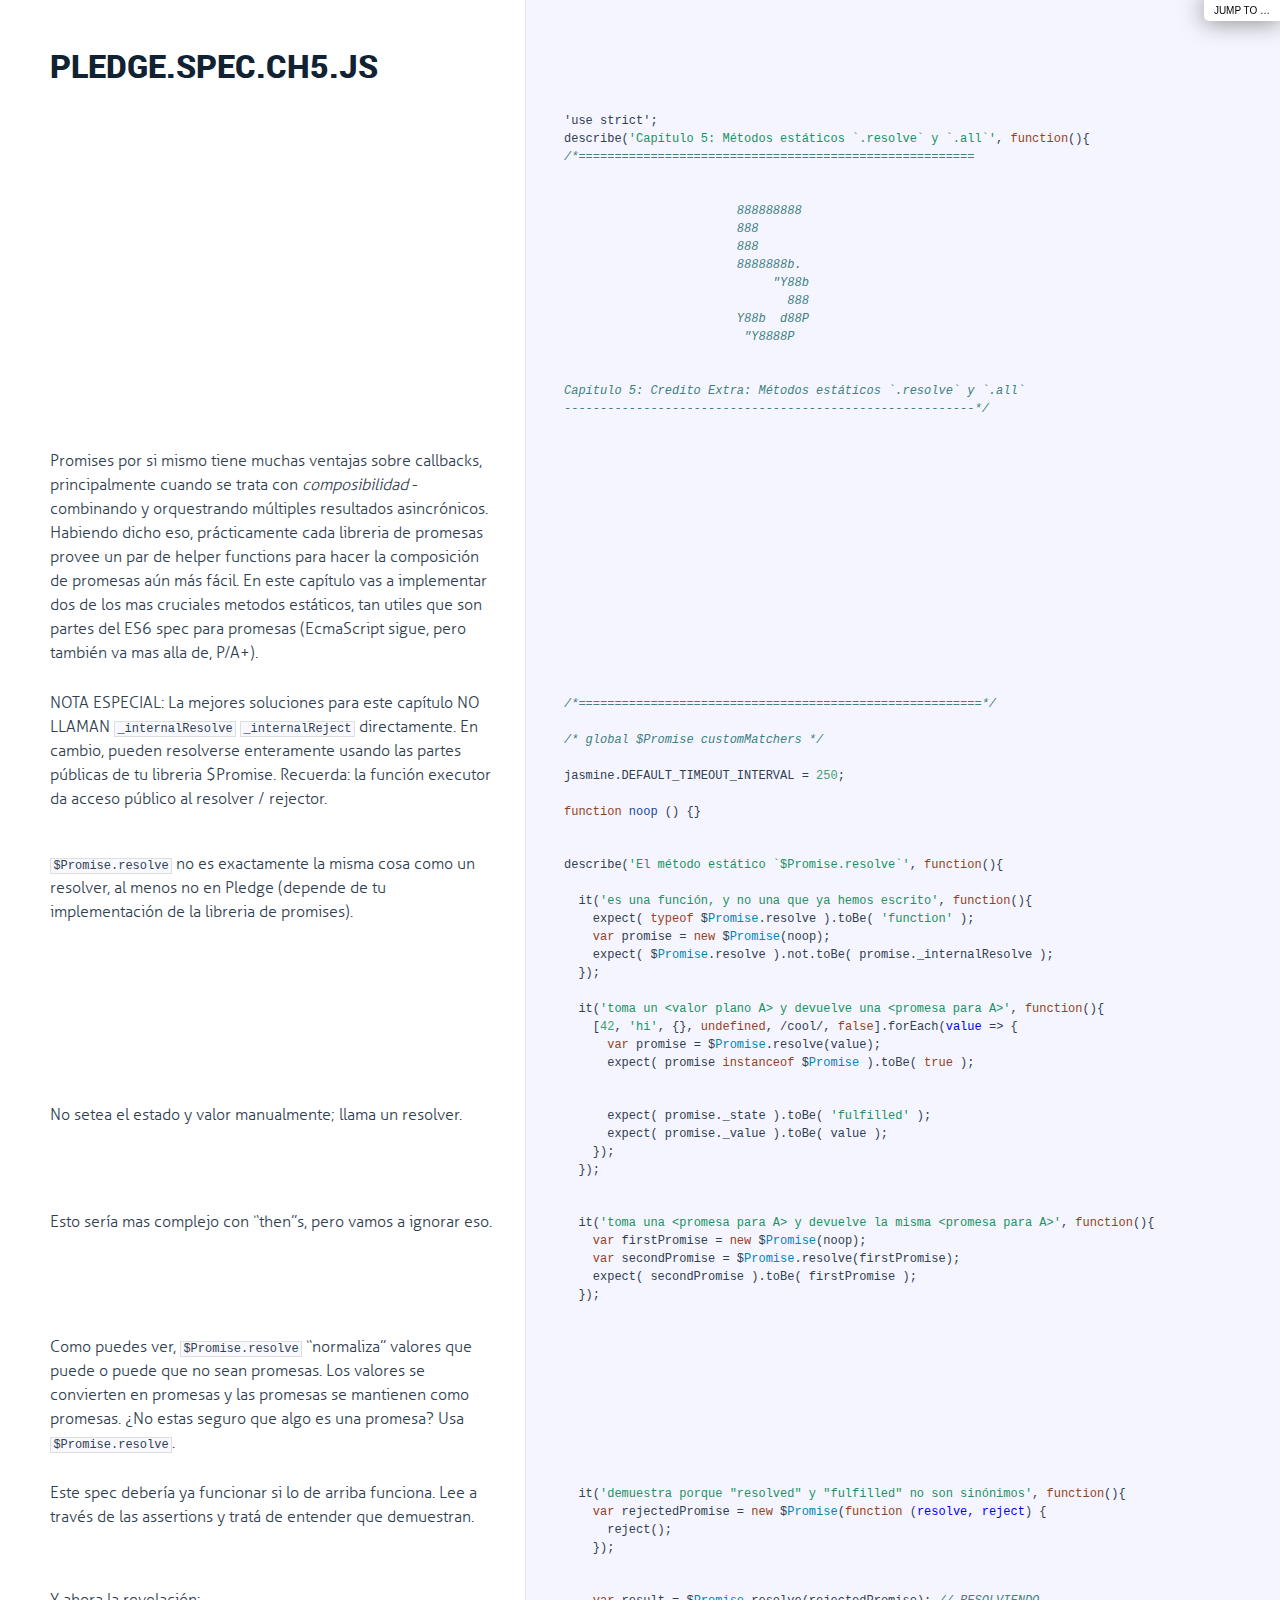
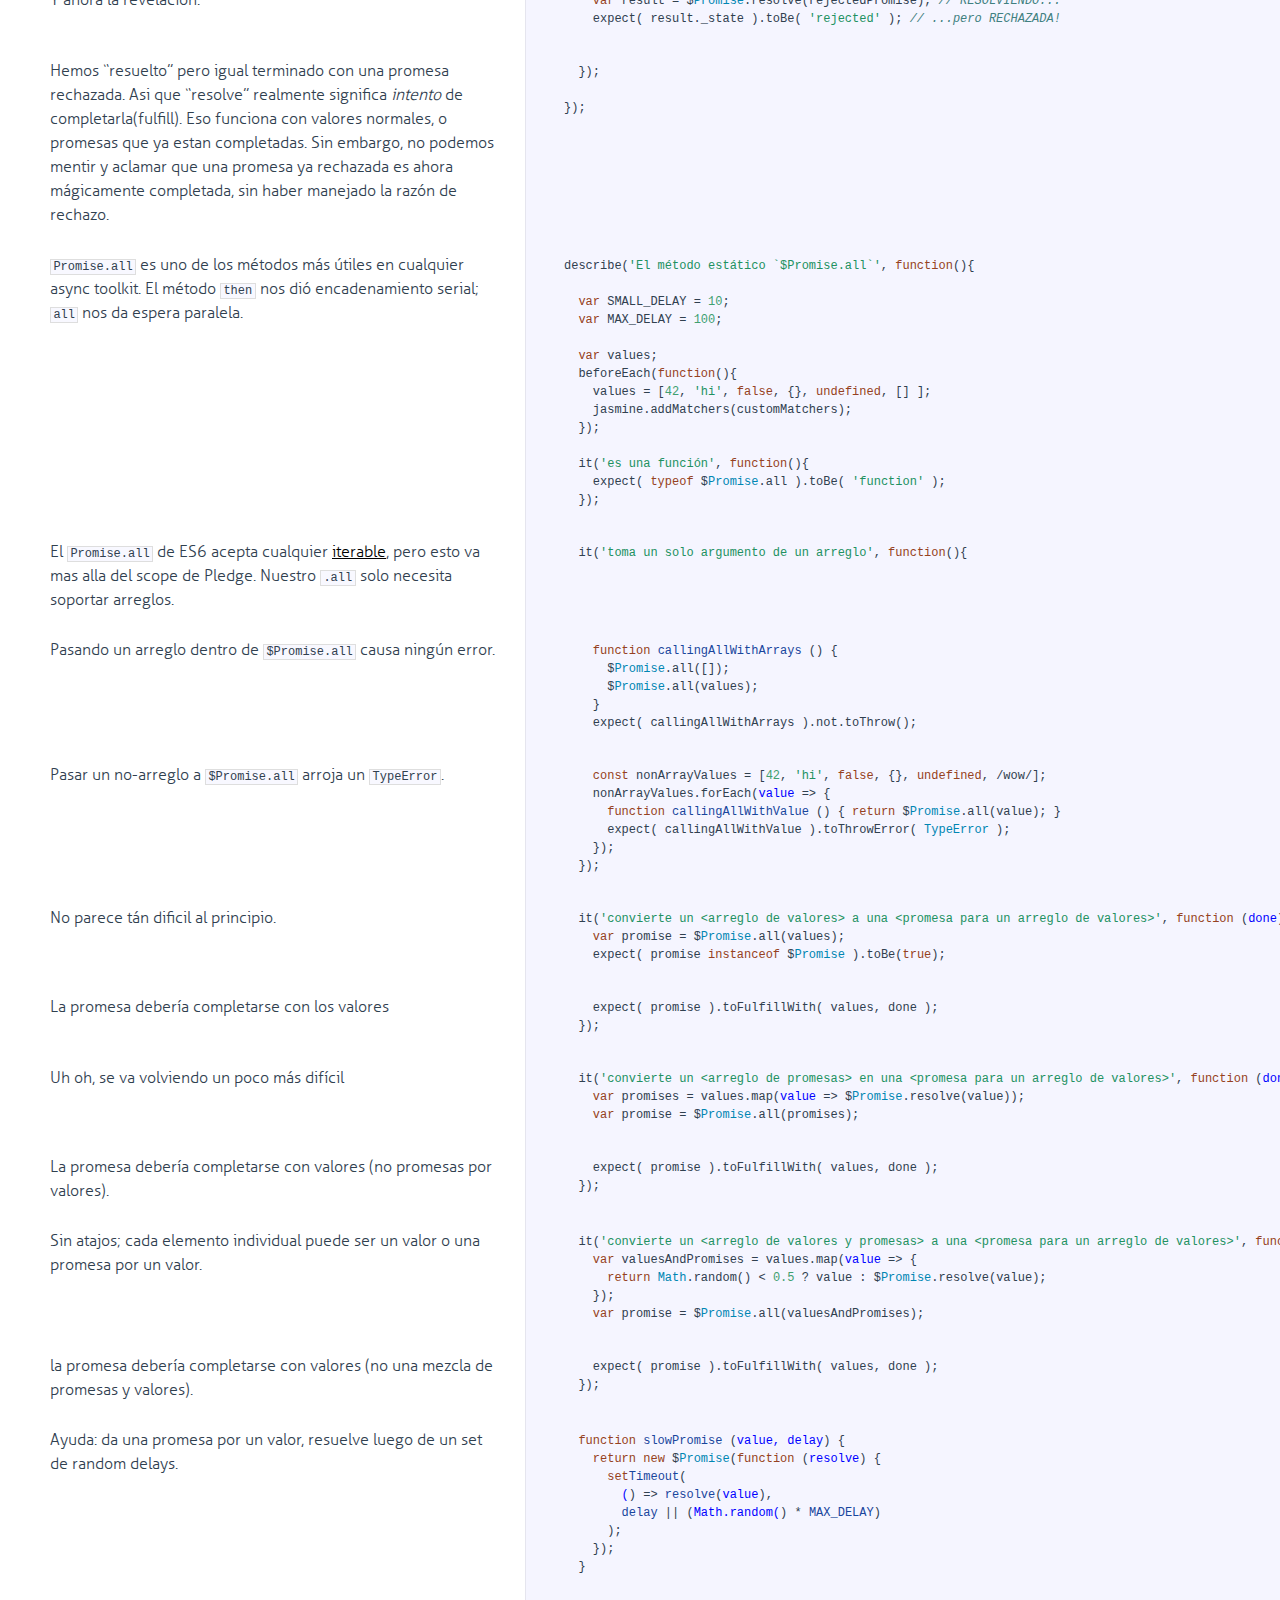
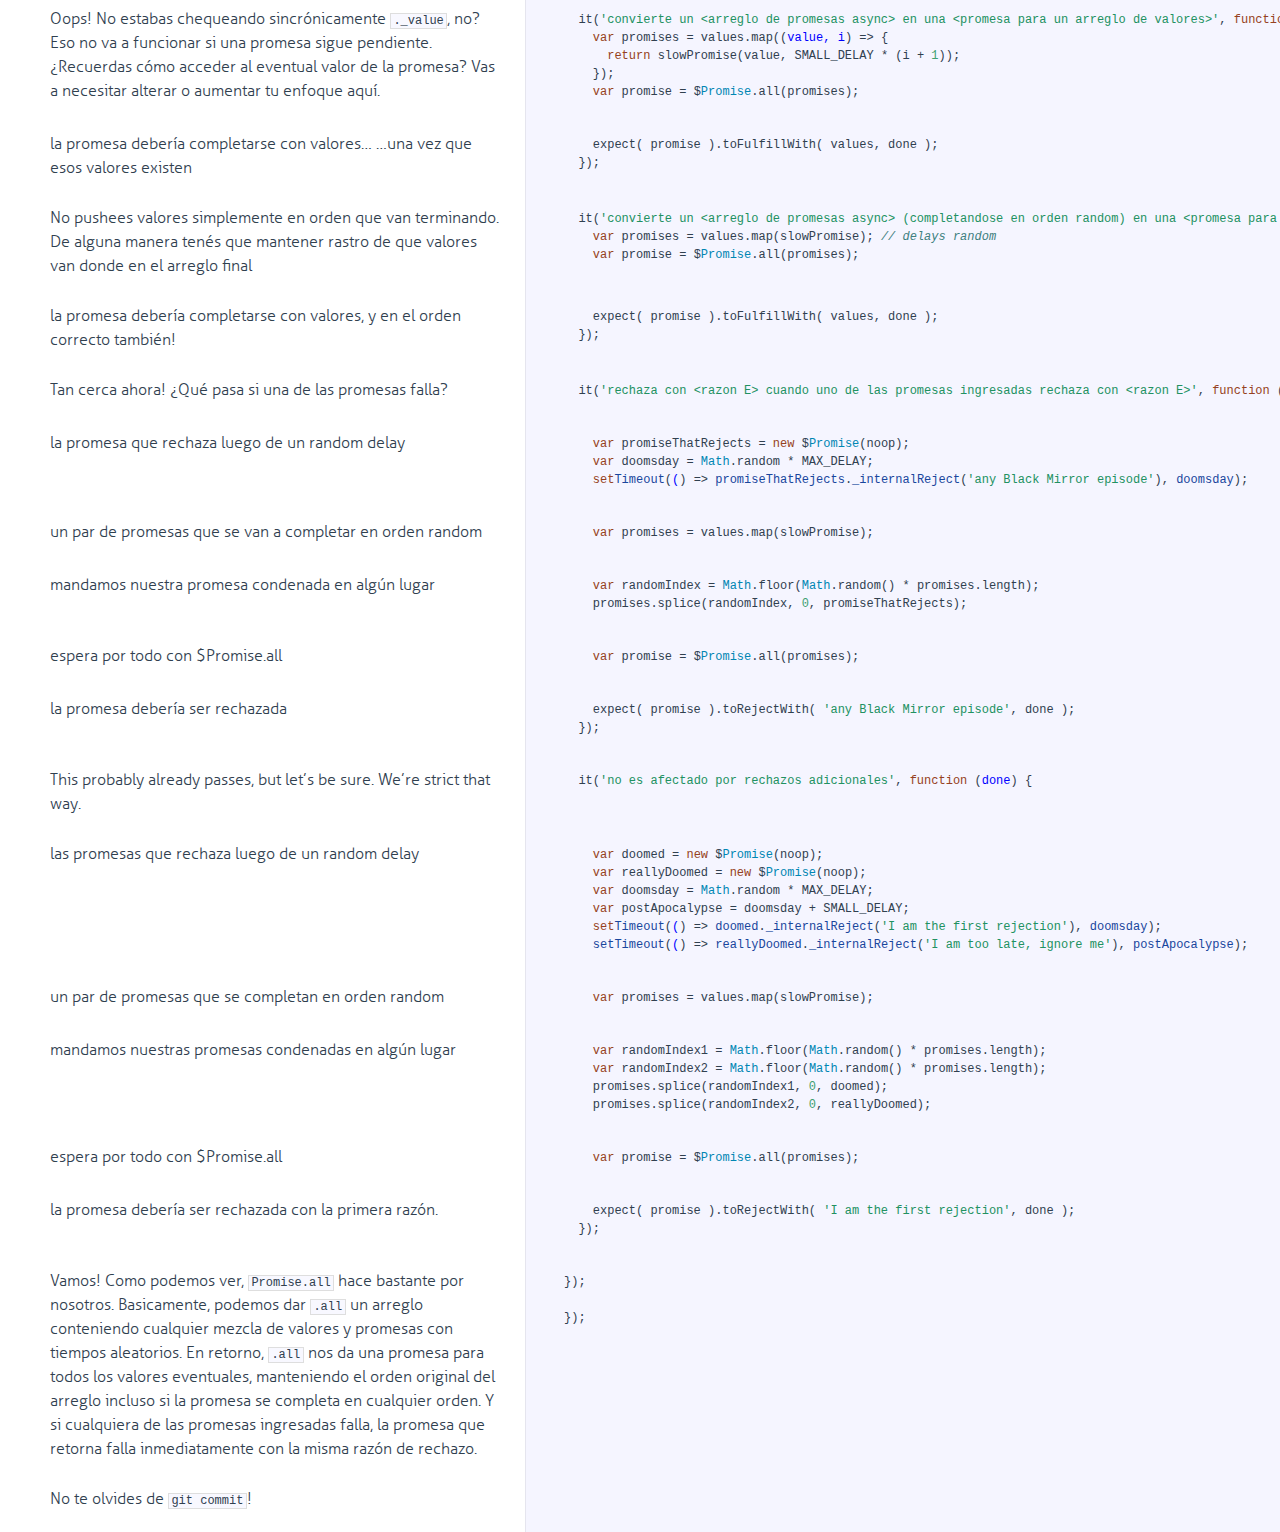
<file: 04-AdvancePromises/homework/docs/pledge.spec.ch5.html>
<!DOCTYPE html>

<html>
<head>
  <title>pledge.spec.ch5.js</title>
  <meta http-equiv="content-type" content="text/html; charset=UTF-8">
  <meta name="viewport" content="width=device-width, target-densitydpi=160dpi, initial-scale=1.0; maximum-scale=1.0; user-scalable=0;">
  <link rel="stylesheet" media="all" href="docco.css" />
</head>
<body>
  <div id="container">
    <div id="background"></div>
    
      <ul id="jump_to">
        <li>
          <a class="large" href="javascript:void(0);">Jump To &hellip;</a>
          <a class="small" href="javascript:void(0);">+</a>
          <div id="jump_wrapper">
          <div id="jump_page_wrapper">
            <div id="jump_page">
              
                
                <a class="source" href="pledge.spec.ch1.html">
                  pledge.spec.ch1.js
                </a>
              
                
                <a class="source" href="pledge.spec.ch2.html">
                  pledge.spec.ch2.js
                </a>
              
                
                <a class="source" href="pledge.spec.ch3.html">
                  pledge.spec.ch3.js
                </a>
              
                
                <a class="source" href="pledge.spec.ch4.html">
                  pledge.spec.ch4.js
                </a>
              
                
                <a class="source" href="pledge.spec.ch5.html">
                  pledge.spec.ch5.js
                </a>
              
            </div>
          </div>
        </li>
      </ul>
    
    <ul class="sections">
        
          <li id="title">
              <div class="annotation">
                  <h1>pledge.spec.ch5.js</h1>
              </div>
          </li>
        
        
        
        <li id="section-1">
            <div class="annotation">
              
              <div class="pilwrap ">
                <a class="pilcrow" href="#section-1">&#182;</a>
              </div>
              
            </div>
            
            <div class="content"><div class='highlight'><pre><span class="hljs-meta">'use strict'</span>;
describe(<span class="hljs-string">'Capítulo 5: Métodos estáticos `.resolve` y `.all`'</span>, <span class="hljs-function"><span class="hljs-keyword">function</span>(<span class="hljs-params"></span>)</span>{
<span class="hljs-comment">/*=======================================================


                        888888888
                        888
                        888
                        8888888b.
                             "Y88b
                               888
                        Y88b  d88P
                         "Y8888P


Capítulo 5: Credito Extra: Métodos estáticos `.resolve` y `.all`
---------------------------------------------------------*/</span></pre></div></div>
            
        </li>
        
        
        <li id="section-2">
            <div class="annotation">
              
              <div class="pilwrap ">
                <a class="pilcrow" href="#section-2">&#182;</a>
              </div>
              <p>Promises por si mismo tiene muchas ventajas sobre callbacks,
principalmente cuando se trata con <em>composibilidad</em> - combinando
y orquestrando múltiples resultados asincrónicos. Habiendo dicho
eso, prácticamente cada libreria de promesas provee un par de
helper functions para hacer la composición de promesas aún más
fácil. En este capítulo vas a implementar dos de los mas cruciales
metodos estáticos, tan utiles que son partes del ES6 spec para
promesas (EcmaScript sigue, pero también va mas alla de, P/A+).</p>

            </div>
            
        </li>
        
        
        <li id="section-3">
            <div class="annotation">
              
              <div class="pilwrap ">
                <a class="pilcrow" href="#section-3">&#182;</a>
              </div>
              <p>NOTA ESPECIAL: La mejores soluciones para este capítulo NO LLAMAN
<code>_internalResolve</code> <code>_internalReject</code> directamente. En cambio, pueden
resolverse enteramente usando las partes públicas de tu libreria $Promise.
Recuerda: la función executor da acceso público al resolver / rejector.</p>

            </div>
            
            <div class="content"><div class='highlight'><pre><span class="hljs-comment">/*========================================================*/</span>

<span class="hljs-comment">/* global $Promise customMatchers */</span>

jasmine.DEFAULT_TIMEOUT_INTERVAL = <span class="hljs-number">250</span>;

<span class="hljs-function"><span class="hljs-keyword">function</span> <span class="hljs-title">noop</span> (<span class="hljs-params"></span>) </span>{}</pre></div></div>
            
        </li>
        
        
        <li id="section-4">
            <div class="annotation">
              
              <div class="pilwrap ">
                <a class="pilcrow" href="#section-4">&#182;</a>
              </div>
              <p><code>$Promise.resolve</code> no es exactamente la misma cosa como un resolver,
al menos no en Pledge (depende de tu implementación de la libreria
de promises).</p>

            </div>
            
            <div class="content"><div class='highlight'><pre>
describe(<span class="hljs-string">'El método estático `$Promise.resolve`'</span>, <span class="hljs-function"><span class="hljs-keyword">function</span>(<span class="hljs-params"></span>)</span>{

  it(<span class="hljs-string">'es una función, y no una que ya hemos escrito'</span>, <span class="hljs-function"><span class="hljs-keyword">function</span>(<span class="hljs-params"></span>)</span>{
    expect( <span class="hljs-keyword">typeof</span> $<span class="hljs-built_in">Promise</span>.resolve ).toBe( <span class="hljs-string">'function'</span> );
    <span class="hljs-keyword">var</span> promise = <span class="hljs-keyword">new</span> $<span class="hljs-built_in">Promise</span>(noop);
    expect( $<span class="hljs-built_in">Promise</span>.resolve ).not.toBe( promise._internalResolve );
  });

  it(<span class="hljs-string">'toma un &lt;valor plano A&gt; y devuelve una &lt;promesa para A&gt;'</span>, <span class="hljs-function"><span class="hljs-keyword">function</span>(<span class="hljs-params"></span>)</span>{
    [<span class="hljs-number">42</span>, <span class="hljs-string">'hi'</span>, {}, <span class="hljs-literal">undefined</span>, /cool/, <span class="hljs-literal">false</span>].forEach(<span class="hljs-function"><span class="hljs-params">value</span> =&gt;</span> {
      <span class="hljs-keyword">var</span> promise = $<span class="hljs-built_in">Promise</span>.resolve(value);
      expect( promise <span class="hljs-keyword">instanceof</span> $<span class="hljs-built_in">Promise</span> ).toBe( <span class="hljs-literal">true</span> );</pre></div></div>
            
        </li>
        
        
        <li id="section-5">
            <div class="annotation">
              
              <div class="pilwrap ">
                <a class="pilcrow" href="#section-5">&#182;</a>
              </div>
              <p>No setea el estado y valor manualmente; llama un resolver.</p>

            </div>
            
            <div class="content"><div class='highlight'><pre>      expect( promise._state ).toBe( <span class="hljs-string">'fulfilled'</span> );
      expect( promise._value ).toBe( value );
    });
  });</pre></div></div>
            
        </li>
        
        
        <li id="section-6">
            <div class="annotation">
              
              <div class="pilwrap ">
                <a class="pilcrow" href="#section-6">&#182;</a>
              </div>
              <p>Esto sería mas complejo con “then”s, pero vamos a ignorar eso.</p>

            </div>
            
            <div class="content"><div class='highlight'><pre>
  it(<span class="hljs-string">'toma una &lt;promesa para A&gt; y devuelve la misma &lt;promesa para A&gt;'</span>, <span class="hljs-function"><span class="hljs-keyword">function</span>(<span class="hljs-params"></span>)</span>{
    <span class="hljs-keyword">var</span> firstPromise = <span class="hljs-keyword">new</span> $<span class="hljs-built_in">Promise</span>(noop);
    <span class="hljs-keyword">var</span> secondPromise = $<span class="hljs-built_in">Promise</span>.resolve(firstPromise);
    expect( secondPromise ).toBe( firstPromise );
  });</pre></div></div>
            
        </li>
        
        
        <li id="section-7">
            <div class="annotation">
              
              <div class="pilwrap ">
                <a class="pilcrow" href="#section-7">&#182;</a>
              </div>
              <p>Como puedes ver, <code>$Promise.resolve</code> “normaliza” valores que puede
o puede que no sean promesas. Los valores se convierten en promesas
y las promesas se mantienen como promesas. ¿No estas seguro que algo
es una promesa? Usa <code>$Promise.resolve</code>.</p>

            </div>
            
        </li>
        
        
        <li id="section-8">
            <div class="annotation">
              
              <div class="pilwrap ">
                <a class="pilcrow" href="#section-8">&#182;</a>
              </div>
              <p>Este spec debería ya funcionar si lo de arriba funciona.
Lee a través de las assertions y tratá de entender que demuestran.</p>

            </div>
            
            <div class="content"><div class='highlight'><pre>
  it(<span class="hljs-string">'demuestra porque "resolved" y "fulfilled" no son sinónimos'</span>, <span class="hljs-function"><span class="hljs-keyword">function</span>(<span class="hljs-params"></span>)</span>{
    <span class="hljs-keyword">var</span> rejectedPromise = <span class="hljs-keyword">new</span> $<span class="hljs-built_in">Promise</span>(<span class="hljs-function"><span class="hljs-keyword">function</span> (<span class="hljs-params">resolve, reject</span>) </span>{
      reject();
    });</pre></div></div>
            
        </li>
        
        
        <li id="section-9">
            <div class="annotation">
              
              <div class="pilwrap ">
                <a class="pilcrow" href="#section-9">&#182;</a>
              </div>
              <p>Y ahora la revelación:</p>

            </div>
            
            <div class="content"><div class='highlight'><pre>    <span class="hljs-keyword">var</span> result = $<span class="hljs-built_in">Promise</span>.resolve(rejectedPromise); <span class="hljs-comment">// RESOLVIENDO...</span>
    expect( result._state ).toBe( <span class="hljs-string">'rejected'</span> ); <span class="hljs-comment">// ...pero RECHAZADA!</span></pre></div></div>
            
        </li>
        
        
        <li id="section-10">
            <div class="annotation">
              
              <div class="pilwrap ">
                <a class="pilcrow" href="#section-10">&#182;</a>
              </div>
              <p>Hemos “resuelto” pero igual terminado con una promesa rechazada.
Asi que “resolve” realmente significa <em>intento</em> de completarla(fulfill).
Eso funciona con valores normales, o promesas que ya estan completadas.
Sin embargo, no podemos mentir y aclamar que una promesa ya rechazada
es ahora mágicamente completada, sin haber manejado la razón de rechazo.</p>

            </div>
            
            <div class="content"><div class='highlight'><pre>  });

});</pre></div></div>
            
        </li>
        
        
        <li id="section-11">
            <div class="annotation">
              
              <div class="pilwrap ">
                <a class="pilcrow" href="#section-11">&#182;</a>
              </div>
              <p><code>Promise.all</code> es uno de los métodos más útiles en cualquier async
toolkit. El método <code>then</code> nos dió encadenamiento serial; <code>all</code> nos
da espera paralela.</p>

            </div>
            
            <div class="content"><div class='highlight'><pre>
describe(<span class="hljs-string">'El método estático `$Promise.all`'</span>, <span class="hljs-function"><span class="hljs-keyword">function</span>(<span class="hljs-params"></span>)</span>{

  <span class="hljs-keyword">var</span> SMALL_DELAY = <span class="hljs-number">10</span>;
  <span class="hljs-keyword">var</span> MAX_DELAY = <span class="hljs-number">100</span>;

  <span class="hljs-keyword">var</span> values;
  beforeEach(<span class="hljs-function"><span class="hljs-keyword">function</span>(<span class="hljs-params"></span>)</span>{
    values = [<span class="hljs-number">42</span>, <span class="hljs-string">'hi'</span>, <span class="hljs-literal">false</span>, {}, <span class="hljs-literal">undefined</span>, [] ];
    jasmine.addMatchers(customMatchers);
  });

  it(<span class="hljs-string">'es una función'</span>, <span class="hljs-function"><span class="hljs-keyword">function</span>(<span class="hljs-params"></span>)</span>{
    expect( <span class="hljs-keyword">typeof</span> $<span class="hljs-built_in">Promise</span>.all ).toBe( <span class="hljs-string">'function'</span> );
  });</pre></div></div>
            
        </li>
        
        
        <li id="section-12">
            <div class="annotation">
              
              <div class="pilwrap ">
                <a class="pilcrow" href="#section-12">&#182;</a>
              </div>
              <p>El <code>Promise.all</code> de ES6 acepta cualquier
<a href="https://mzl.la/1SopN1G">iterable</a>, pero esto va mas alla del
scope de Pledge. Nuestro <code>.all</code> solo necesita soportar arreglos.</p>

            </div>
            
            <div class="content"><div class='highlight'><pre>
  it(<span class="hljs-string">'toma un solo argumento de un arreglo'</span>, <span class="hljs-function"><span class="hljs-keyword">function</span>(<span class="hljs-params"></span>)</span>{</pre></div></div>
            
        </li>
        
        
        <li id="section-13">
            <div class="annotation">
              
              <div class="pilwrap ">
                <a class="pilcrow" href="#section-13">&#182;</a>
              </div>
              <p>Pasando un arreglo dentro de <code>$Promise.all</code> causa ningún error.</p>

            </div>
            
            <div class="content"><div class='highlight'><pre>    <span class="hljs-function"><span class="hljs-keyword">function</span> <span class="hljs-title">callingAllWithArrays</span> (<span class="hljs-params"></span>) </span>{
      $<span class="hljs-built_in">Promise</span>.all([]);
      $<span class="hljs-built_in">Promise</span>.all(values);
    }
    expect( callingAllWithArrays ).not.toThrow();</pre></div></div>
            
        </li>
        
        
        <li id="section-14">
            <div class="annotation">
              
              <div class="pilwrap ">
                <a class="pilcrow" href="#section-14">&#182;</a>
              </div>
              <p>Pasar un no-arreglo a <code>$Promise.all</code> arroja un <code>TypeError</code>.</p>

            </div>
            
            <div class="content"><div class='highlight'><pre>    <span class="hljs-keyword">const</span> nonArrayValues = [<span class="hljs-number">42</span>, <span class="hljs-string">'hi'</span>, <span class="hljs-literal">false</span>, {}, <span class="hljs-literal">undefined</span>, /wow/];
    nonArrayValues.forEach(<span class="hljs-function"><span class="hljs-params">value</span> =&gt;</span> {
      <span class="hljs-function"><span class="hljs-keyword">function</span> <span class="hljs-title">callingAllWithValue</span> (<span class="hljs-params"></span>) </span>{ <span class="hljs-keyword">return</span> $<span class="hljs-built_in">Promise</span>.all(value); }
      expect( callingAllWithValue ).toThrowError( <span class="hljs-built_in">TypeError</span> );
    });
  });</pre></div></div>
            
        </li>
        
        
        <li id="section-15">
            <div class="annotation">
              
              <div class="pilwrap ">
                <a class="pilcrow" href="#section-15">&#182;</a>
              </div>
              <p>No parece tán dificil al principio.</p>

            </div>
            
            <div class="content"><div class='highlight'><pre>
  it(<span class="hljs-string">'convierte un &lt;arreglo de valores&gt; a una &lt;promesa para un arreglo de valores&gt;'</span>, <span class="hljs-function"><span class="hljs-keyword">function</span> (<span class="hljs-params">done</span>) </span>{
    <span class="hljs-keyword">var</span> promise = $<span class="hljs-built_in">Promise</span>.all(values);
    expect( promise <span class="hljs-keyword">instanceof</span> $<span class="hljs-built_in">Promise</span> ).toBe(<span class="hljs-literal">true</span>);</pre></div></div>
            
        </li>
        
        
        <li id="section-16">
            <div class="annotation">
              
              <div class="pilwrap ">
                <a class="pilcrow" href="#section-16">&#182;</a>
              </div>
              <p>La promesa debería completarse con los valores</p>

            </div>
            
            <div class="content"><div class='highlight'><pre>    expect( promise ).toFulfillWith( values, done );
  });</pre></div></div>
            
        </li>
        
        
        <li id="section-17">
            <div class="annotation">
              
              <div class="pilwrap ">
                <a class="pilcrow" href="#section-17">&#182;</a>
              </div>
              <p>Uh oh, se va volviendo un poco más difícil</p>

            </div>
            
            <div class="content"><div class='highlight'><pre>  it(<span class="hljs-string">'convierte un &lt;arreglo de promesas&gt; en una &lt;promesa para un arreglo de valores&gt;'</span>, <span class="hljs-function"><span class="hljs-keyword">function</span> (<span class="hljs-params">done</span>) </span>{
    <span class="hljs-keyword">var</span> promises = values.map(<span class="hljs-function"><span class="hljs-params">value</span> =&gt;</span> $<span class="hljs-built_in">Promise</span>.resolve(value));
    <span class="hljs-keyword">var</span> promise = $<span class="hljs-built_in">Promise</span>.all(promises);</pre></div></div>
            
        </li>
        
        
        <li id="section-18">
            <div class="annotation">
              
              <div class="pilwrap ">
                <a class="pilcrow" href="#section-18">&#182;</a>
              </div>
              <p>La promesa debería completarse con valores (no promesas por valores).</p>

            </div>
            
            <div class="content"><div class='highlight'><pre>    expect( promise ).toFulfillWith( values, done );
  });</pre></div></div>
            
        </li>
        
        
        <li id="section-19">
            <div class="annotation">
              
              <div class="pilwrap ">
                <a class="pilcrow" href="#section-19">&#182;</a>
              </div>
              <p>Sin atajos; cada elemento individual puede ser un valor o una promesa por un valor.</p>

            </div>
            
            <div class="content"><div class='highlight'><pre>
  it(<span class="hljs-string">'convierte un &lt;arreglo de valores y promesas&gt; a una &lt;promesa para un arreglo de valores&gt;'</span>, <span class="hljs-function"><span class="hljs-keyword">function</span> (<span class="hljs-params">done</span>) </span>{
    <span class="hljs-keyword">var</span> valuesAndPromises = values.map(<span class="hljs-function"><span class="hljs-params">value</span> =&gt;</span> {
      <span class="hljs-keyword">return</span> <span class="hljs-built_in">Math</span>.random() &lt; <span class="hljs-number">0.5</span> ? value : $<span class="hljs-built_in">Promise</span>.resolve(value);
    });
    <span class="hljs-keyword">var</span> promise = $<span class="hljs-built_in">Promise</span>.all(valuesAndPromises);</pre></div></div>
            
        </li>
        
        
        <li id="section-20">
            <div class="annotation">
              
              <div class="pilwrap ">
                <a class="pilcrow" href="#section-20">&#182;</a>
              </div>
              <p>la promesa debería completarse con valores (no una mezcla de promesas y valores).</p>

            </div>
            
            <div class="content"><div class='highlight'><pre>    expect( promise ).toFulfillWith( values, done );
  });</pre></div></div>
            
        </li>
        
        
        <li id="section-21">
            <div class="annotation">
              
              <div class="pilwrap ">
                <a class="pilcrow" href="#section-21">&#182;</a>
              </div>
              <p>Ayuda: da una promesa por un valor, resuelve luego de un set de random delays.</p>

            </div>
            
            <div class="content"><div class='highlight'><pre>
  <span class="hljs-function"><span class="hljs-keyword">function</span> <span class="hljs-title">slowPromise</span> (<span class="hljs-params">value, delay</span>) </span>{
    <span class="hljs-keyword">return</span> <span class="hljs-keyword">new</span> $<span class="hljs-built_in">Promise</span>(<span class="hljs-function"><span class="hljs-keyword">function</span> (<span class="hljs-params">resolve</span>) </span>{
      <span class="hljs-keyword">set</span><span class="hljs-title">Timeout</span>(<span class="hljs-params">
        (</span>) =&gt; <span class="hljs-title">resolve</span>(<span class="hljs-params">value</span>),
        <span class="hljs-title">delay</span> || (<span class="hljs-params">Math.random(</span>) * <span class="hljs-title">MAX_DELAY</span>)
      );
    });
  }</pre></div></div>
            
        </li>
        
        
        <li id="section-22">
            <div class="annotation">
              
              <div class="pilwrap ">
                <a class="pilcrow" href="#section-22">&#182;</a>
              </div>
              <p>Oops! No estabas chequeando sincrónicamente <code>._value</code>, no? Eso no
va a funcionar si una promesa sigue pendiente. ¿Recuerdas cómo
acceder al eventual valor de la promesa? Vas a necesitar alterar
o aumentar tu enfoque aquí.</p>

            </div>
            
            <div class="content"><div class='highlight'><pre>
  it(<span class="hljs-string">'convierte un &lt;arreglo de promesas async&gt; en una &lt;promesa para un arreglo de valores&gt;'</span>, <span class="hljs-function"><span class="hljs-keyword">function</span> (<span class="hljs-params">done</span>) </span>{
    <span class="hljs-keyword">var</span> promises = values.map(<span class="hljs-function">(<span class="hljs-params">value, i</span>) =&gt;</span> {
      <span class="hljs-keyword">return</span> slowPromise(value, SMALL_DELAY * (i + <span class="hljs-number">1</span>));
    });
    <span class="hljs-keyword">var</span> promise = $<span class="hljs-built_in">Promise</span>.all(promises);</pre></div></div>
            
        </li>
        
        
        <li id="section-23">
            <div class="annotation">
              
              <div class="pilwrap ">
                <a class="pilcrow" href="#section-23">&#182;</a>
              </div>
              <p>la promesa debería completarse con valores…
…una vez que esos valores existen</p>

            </div>
            
            <div class="content"><div class='highlight'><pre>    expect( promise ).toFulfillWith( values, done );
  });</pre></div></div>
            
        </li>
        
        
        <li id="section-24">
            <div class="annotation">
              
              <div class="pilwrap ">
                <a class="pilcrow" href="#section-24">&#182;</a>
              </div>
              <p>No pushees valores simplemente en orden que van terminando.
De alguna manera tenés que mantener rastro de que valores
van donde en el arreglo final</p>

            </div>
            
            <div class="content"><div class='highlight'><pre>
  it(<span class="hljs-string">'convierte un &lt;arreglo de promesas async&gt; (completandose en orden random) en una &lt;promesa para un arreglo de valores&gt; (ordenadas por el index del arreglo original)'</span>, <span class="hljs-function"><span class="hljs-keyword">function</span> (<span class="hljs-params">done</span>) </span>{
    <span class="hljs-keyword">var</span> promises = values.map(slowPromise); <span class="hljs-comment">// delays random</span>
    <span class="hljs-keyword">var</span> promise = $<span class="hljs-built_in">Promise</span>.all(promises);</pre></div></div>
            
        </li>
        
        
        <li id="section-25">
            <div class="annotation">
              
              <div class="pilwrap ">
                <a class="pilcrow" href="#section-25">&#182;</a>
              </div>
              <p>la promesa debería completarse con valores, y en el
orden correcto también!</p>

            </div>
            
            <div class="content"><div class='highlight'><pre>    expect( promise ).toFulfillWith( values, done );
  });</pre></div></div>
            
        </li>
        
        
        <li id="section-26">
            <div class="annotation">
              
              <div class="pilwrap ">
                <a class="pilcrow" href="#section-26">&#182;</a>
              </div>
              <p>Tan cerca ahora! ¿Qué pasa si una de las promesas falla?</p>

            </div>
            
            <div class="content"><div class='highlight'><pre>
  it(<span class="hljs-string">'rechaza con &lt;razon E&gt; cuando uno de las promesas ingresadas rechaza con &lt;razon E&gt;'</span>, <span class="hljs-function"><span class="hljs-keyword">function</span> (<span class="hljs-params">done</span>) </span>{</pre></div></div>
            
        </li>
        
        
        <li id="section-27">
            <div class="annotation">
              
              <div class="pilwrap ">
                <a class="pilcrow" href="#section-27">&#182;</a>
              </div>
              <p>la promesa que rechaza luego de un random delay</p>

            </div>
            
            <div class="content"><div class='highlight'><pre>    <span class="hljs-keyword">var</span> promiseThatRejects = <span class="hljs-keyword">new</span> $<span class="hljs-built_in">Promise</span>(noop);
    <span class="hljs-keyword">var</span> doomsday = <span class="hljs-built_in">Math</span>.random * MAX_DELAY;
    <span class="hljs-keyword">set</span><span class="hljs-title">Timeout</span>(<span class="hljs-params">(</span>) =&gt; <span class="hljs-title">promiseThatRejects</span>.<span class="hljs-title">_internalReject</span>(<span class="hljs-params"><span class="hljs-string">'any Black Mirror episode'</span></span>), <span class="hljs-title">doomsday</span>);</pre></div></div>
            
        </li>
        
        
        <li id="section-28">
            <div class="annotation">
              
              <div class="pilwrap ">
                <a class="pilcrow" href="#section-28">&#182;</a>
              </div>
              <p>un par de promesas que se van a completar en orden random</p>

            </div>
            
            <div class="content"><div class='highlight'><pre>    <span class="hljs-keyword">var</span> promises = values.map(slowPromise);</pre></div></div>
            
        </li>
        
        
        <li id="section-29">
            <div class="annotation">
              
              <div class="pilwrap ">
                <a class="pilcrow" href="#section-29">&#182;</a>
              </div>
              <p>mandamos nuestra promesa condenada en algún lugar</p>

            </div>
            
            <div class="content"><div class='highlight'><pre>    <span class="hljs-keyword">var</span> randomIndex = <span class="hljs-built_in">Math</span>.floor(<span class="hljs-built_in">Math</span>.random() * promises.length);
    promises.splice(randomIndex, <span class="hljs-number">0</span>, promiseThatRejects);</pre></div></div>
            
        </li>
        
        
        <li id="section-30">
            <div class="annotation">
              
              <div class="pilwrap ">
                <a class="pilcrow" href="#section-30">&#182;</a>
              </div>
              <p>espera por todo con $Promise.all</p>

            </div>
            
            <div class="content"><div class='highlight'><pre>    <span class="hljs-keyword">var</span> promise = $<span class="hljs-built_in">Promise</span>.all(promises);</pre></div></div>
            
        </li>
        
        
        <li id="section-31">
            <div class="annotation">
              
              <div class="pilwrap ">
                <a class="pilcrow" href="#section-31">&#182;</a>
              </div>
              <p>la promesa debería ser rechazada</p>

            </div>
            
            <div class="content"><div class='highlight'><pre>    expect( promise ).toRejectWith( <span class="hljs-string">'any Black Mirror episode'</span>, done );
  });</pre></div></div>
            
        </li>
        
        
        <li id="section-32">
            <div class="annotation">
              
              <div class="pilwrap ">
                <a class="pilcrow" href="#section-32">&#182;</a>
              </div>
              <p>This probably already passes, but let’s be sure. We’re strict that way.</p>

            </div>
            
            <div class="content"><div class='highlight'><pre>
  it(<span class="hljs-string">'no es afectado por rechazos adicionales'</span>, <span class="hljs-function"><span class="hljs-keyword">function</span> (<span class="hljs-params">done</span>) </span>{</pre></div></div>
            
        </li>
        
        
        <li id="section-33">
            <div class="annotation">
              
              <div class="pilwrap ">
                <a class="pilcrow" href="#section-33">&#182;</a>
              </div>
              <p>las promesas que rechaza luego de un random delay</p>

            </div>
            
            <div class="content"><div class='highlight'><pre>    <span class="hljs-keyword">var</span> doomed = <span class="hljs-keyword">new</span> $<span class="hljs-built_in">Promise</span>(noop);
    <span class="hljs-keyword">var</span> reallyDoomed = <span class="hljs-keyword">new</span> $<span class="hljs-built_in">Promise</span>(noop);
    <span class="hljs-keyword">var</span> doomsday = <span class="hljs-built_in">Math</span>.random * MAX_DELAY;
    <span class="hljs-keyword">var</span> postApocalypse = doomsday + SMALL_DELAY;
    <span class="hljs-keyword">set</span><span class="hljs-title">Timeout</span>(<span class="hljs-params">(</span>) =&gt; <span class="hljs-title">doomed</span>.<span class="hljs-title">_internalReject</span>(<span class="hljs-params"><span class="hljs-string">'I am the first rejection'</span></span>), <span class="hljs-title">doomsday</span>);
    <span class="hljs-title">setTimeout</span>(<span class="hljs-params">(</span>) =&gt; <span class="hljs-title">reallyDoomed</span>.<span class="hljs-title">_internalReject</span>(<span class="hljs-params"><span class="hljs-string">'I am too late, ignore me'</span></span>), <span class="hljs-title">postApocalypse</span>);</pre></div></div>
            
        </li>
        
        
        <li id="section-34">
            <div class="annotation">
              
              <div class="pilwrap ">
                <a class="pilcrow" href="#section-34">&#182;</a>
              </div>
              <p>un par de promesas que se completan en orden random</p>

            </div>
            
            <div class="content"><div class='highlight'><pre>    <span class="hljs-keyword">var</span> promises = values.map(slowPromise);</pre></div></div>
            
        </li>
        
        
        <li id="section-35">
            <div class="annotation">
              
              <div class="pilwrap ">
                <a class="pilcrow" href="#section-35">&#182;</a>
              </div>
              <p>mandamos nuestras promesas condenadas en algún lugar</p>

            </div>
            
            <div class="content"><div class='highlight'><pre>    <span class="hljs-keyword">var</span> randomIndex1 = <span class="hljs-built_in">Math</span>.floor(<span class="hljs-built_in">Math</span>.random() * promises.length);
    <span class="hljs-keyword">var</span> randomIndex2 = <span class="hljs-built_in">Math</span>.floor(<span class="hljs-built_in">Math</span>.random() * promises.length);
    promises.splice(randomIndex1, <span class="hljs-number">0</span>, doomed);
    promises.splice(randomIndex2, <span class="hljs-number">0</span>, reallyDoomed);</pre></div></div>
            
        </li>
        
        
        <li id="section-36">
            <div class="annotation">
              
              <div class="pilwrap ">
                <a class="pilcrow" href="#section-36">&#182;</a>
              </div>
              <p>espera por todo con $Promise.all</p>

            </div>
            
            <div class="content"><div class='highlight'><pre>    <span class="hljs-keyword">var</span> promise = $<span class="hljs-built_in">Promise</span>.all(promises);</pre></div></div>
            
        </li>
        
        
        <li id="section-37">
            <div class="annotation">
              
              <div class="pilwrap ">
                <a class="pilcrow" href="#section-37">&#182;</a>
              </div>
              <p>la promesa debería ser rechazada con la primera razón.</p>

            </div>
            
            <div class="content"><div class='highlight'><pre>    expect( promise ).toRejectWith( <span class="hljs-string">'I am the first rejection'</span>, done );
  });</pre></div></div>
            
        </li>
        
        
        <li id="section-38">
            <div class="annotation">
              
              <div class="pilwrap ">
                <a class="pilcrow" href="#section-38">&#182;</a>
              </div>
              <p>Vamos! Como podemos ver, <code>Promise.all</code> hace bastante por nosotros.
Basicamente, podemos dar <code>.all</code> un arreglo conteniendo cualquier
mezcla de valores y promesas con tiempos aleatorios. En retorno,
<code>.all</code> nos da una promesa para todos los valores eventuales,
manteniendo el orden original del arreglo incluso si la promesa se
completa en cualquier orden. Y si cualquiera de las promesas ingresadas
falla, la promesa que retorna falla inmediatamente con la misma razón
de rechazo.</p>

            </div>
            
            <div class="content"><div class='highlight'><pre>});

});</pre></div></div>
            
        </li>
        
        
        <li id="section-39">
            <div class="annotation">
              
              <div class="pilwrap ">
                <a class="pilcrow" href="#section-39">&#182;</a>
              </div>
              <p>No te olvides de <code>git commit</code>!</p>

            </div>
            
        </li>
        
    </ul>
  </div>
</body>
</html>
</file>
<file: 04-AdvancePromises/homework/docs/docco.css>
/*--------------------- Typography ----------------------------*/

@font-face {
    font-family: 'aller-light';
    src: url('public/fonts/aller-light.eot');
    src: url('public/fonts/aller-light.eot?#iefix') format('embedded-opentype'),
         url('public/fonts/aller-light.woff') format('woff'),
         url('public/fonts/aller-light.ttf') format('truetype');
    font-weight: normal;
    font-style: normal;
}

@font-face {
    font-family: 'aller-bold';
    src: url('public/fonts/aller-bold.eot');
    src: url('public/fonts/aller-bold.eot?#iefix') format('embedded-opentype'),
         url('public/fonts/aller-bold.woff') format('woff'),
         url('public/fonts/aller-bold.ttf') format('truetype');
    font-weight: normal;
    font-style: normal;
}

@font-face {
    font-family: 'roboto-black';
    src: url('public/fonts/roboto-black.eot');
    src: url('public/fonts/roboto-black.eot?#iefix') format('embedded-opentype'),
         url('public/fonts/roboto-black.woff') format('woff'),
         url('public/fonts/roboto-black.ttf') format('truetype');
    font-weight: normal;
    font-style: normal;
}

/*--------------------- Layout ----------------------------*/
html { height: 100%; }
body {
  font-family: "aller-light";
  font-size: 14px;
  line-height: 18px;
  color: #30404f;
  margin: 0; padding: 0;
  height:100%;
}
#container { min-height: 100%; }

a {
  color: #000;
}

b, strong {
  font-weight: normal;
  font-family: "aller-bold";
}

p {
  margin: 15px 0 0px;
}
  .annotation ul, .annotation ol {
    margin: 25px 0;
  }
    .annotation ul li, .annotation ol li {
      font-size: 14px;
      line-height: 18px;
      margin: 10px 0;
    }

h1, h2, h3, h4, h5, h6 {
  color: #112233;
  line-height: 1em;
  font-weight: normal;
  font-family: "roboto-black";
  text-transform: uppercase;
  margin: 30px 0 15px 0;
}

h1 {
  margin-top: 40px;
}
h2 {
  font-size: 1.26em;
}

hr {
  border: 0;
  background: 1px #ddd;
  height: 1px;
  margin: 20px 0;
}

pre, tt, code {
  font-size: 12px; line-height: 16px;
  font-family: Menlo, Monaco, Consolas, "Lucida Console", monospace;
  margin: 0; padding: 0;
}
  .annotation pre {
    display: block;
    margin: 0;
    padding: 7px 10px;
    background: #fcfcfc;
    -moz-box-shadow:    inset 0 0 10px rgba(0,0,0,0.1);
    -webkit-box-shadow: inset 0 0 10px rgba(0,0,0,0.1);
    box-shadow:         inset 0 0 10px rgba(0,0,0,0.1);
    overflow-x: auto;
  }
    .annotation pre code {
      border: 0;
      padding: 0;
      background: transparent;
    }


blockquote {
  border-left: 5px solid #ccc;
  margin: 0;
  padding: 1px 0 1px 1em;
}
  .sections blockquote p {
    font-family: Menlo, Consolas, Monaco, monospace;
    font-size: 12px; line-height: 16px;
    color: #999;
    margin: 10px 0 0;
    white-space: pre-wrap;
  }

ul.sections {
  list-style: none;
  padding:0 0 5px 0;;
  margin:0;
}

/*
  Force border-box so that % widths fit the parent
  container without overlap because of margin/padding.

  More Info : http://www.quirksmode.org/css/box.html
*/
ul.sections > li > div {
  -moz-box-sizing: border-box;    /* firefox */
  -ms-box-sizing: border-box;     /* ie */
  -webkit-box-sizing: border-box; /* webkit */
  -khtml-box-sizing: border-box;  /* konqueror */
  box-sizing: border-box;         /* css3 */
}


/*---------------------- Jump Page -----------------------------*/
#jump_to, #jump_page {
  margin: 0;
  background: white;
  -webkit-box-shadow: 0 0 25px #777; -moz-box-shadow: 0 0 25px #777;
  -webkit-border-bottom-left-radius: 5px; -moz-border-radius-bottomleft: 5px;
  font: 16px Arial;
  cursor: pointer;
  text-align: right;
  list-style: none;
}

#jump_to a {
  text-decoration: none;
}

#jump_to a.large {
  display: none;
}
#jump_to a.small {
  font-size: 22px;
  font-weight: bold;
  color: #676767;
}

#jump_to, #jump_wrapper {
  position: fixed;
  right: 0; top: 0;
  padding: 10px 15px;
  margin:0;
}

#jump_wrapper {
  display: none;
  padding:0;
}

#jump_to:hover #jump_wrapper {
  display: block;
}

#jump_page_wrapper{
  position: fixed;
  right: 0;
  top: 0;
  bottom: 0;
}

#jump_page {
  padding: 5px 0 3px;
  margin: 0 0 25px 25px;
  max-height: 100%;
  overflow: auto;
}

#jump_page .source {
  display: block;
  padding: 15px;
  text-decoration: none;
  border-top: 1px solid #eee;
}

#jump_page .source:hover {
  background: #f5f5ff;
}

#jump_page .source:first-child {
}

/*---------------------- Low resolutions (> 320px) ---------------------*/
@media only screen and (min-width: 320px) {
  .pilwrap { display: none; }

  ul.sections > li > div {
    display: block;
    padding:5px 10px 0 10px;
  }

  ul.sections > li > div.annotation ul, ul.sections > li > div.annotation ol {
    padding-left: 30px;
  }

  ul.sections > li > div.content {
    overflow-x:auto;
    -webkit-box-shadow: inset 0 0 5px #e5e5ee;
    box-shadow: inset 0 0 5px #e5e5ee;
    border: 1px solid #dedede;
    margin:5px 10px 5px 10px;
    padding-bottom: 5px;
  }

  ul.sections > li > div.annotation pre {
    margin: 7px 0 7px;
    padding-left: 15px;
  }

  ul.sections > li > div.annotation p tt, .annotation code {
    background: #f8f8ff;
    border: 1px solid #dedede;
    font-size: 12px;
    padding: 0 0.2em;
  }
}

/*----------------------  (> 481px) ---------------------*/
@media only screen and (min-width: 481px) {
  #container {
    position: relative;
  }
  body {
    background-color: #F5F5FF;
    font-size: 15px;
    line-height: 21px;
  }
  pre, tt, code {
    line-height: 18px;
  }
  p, ul, ol {
    margin: 0 0 15px;
  }


  #jump_to {
    padding: 5px 10px;
  }
  #jump_wrapper {
    padding: 0;
  }
  #jump_to, #jump_page {
    font: 10px Arial;
    text-transform: uppercase;
  }
  #jump_page .source {
    padding: 5px 10px;
  }
  #jump_to a.large {
    display: inline-block;
  }
  #jump_to a.small {
    display: none;
  }



  #background {
    position: absolute;
    top: 0; bottom: 0;
    width: 350px;
    background: #fff;
    border-right: 1px solid #e5e5ee;
    z-index: -1;
  }

  ul.sections > li > div.annotation ul, ul.sections > li > div.annotation ol {
    padding-left: 40px;
  }

  ul.sections > li {
    white-space: nowrap;
  }

  ul.sections > li > div {
    display: inline-block;
  }

  ul.sections > li > div.annotation {
    max-width: 350px;
    min-width: 350px;
    min-height: 5px;
    padding: 13px;
    overflow-x: hidden;
    white-space: normal;
    vertical-align: top;
    text-align: left;
  }
  ul.sections > li > div.annotation pre {
    margin: 15px 0 15px;
    padding-left: 15px;
  }

  ul.sections > li > div.content {
    padding: 13px;
    vertical-align: top;
    border: none;
    -webkit-box-shadow: none;
    box-shadow: none;
  }

  .pilwrap {
    position: relative;
    display: inline;
  }

  .pilcrow {
    font: 12px Arial;
    text-decoration: none;
    color: #454545;
    position: absolute;
    top: 3px; left: -20px;
    padding: 1px 2px;
    opacity: 0;
    -webkit-transition: opacity 0.2s linear;
  }
    .for-h1 .pilcrow {
      top: 47px;
    }
    .for-h2 .pilcrow, .for-h3 .pilcrow, .for-h4 .pilcrow {
      top: 35px;
    }

  ul.sections > li > div.annotation:hover .pilcrow {
    opacity: 1;
  }
}

/*---------------------- (> 1025px) ---------------------*/
@media only screen and (min-width: 1025px) {

  body {
    font-size: 16px;
    line-height: 24px;
  }

  #background {
    width: 525px;
  }
  ul.sections > li > div.annotation {
    max-width: 525px;
    min-width: 525px;
    padding: 10px 25px 1px 50px;
  }
  ul.sections > li > div.content {
    padding: 9px 15px 16px 25px;
  }
}

/*---------------------- Syntax Highlighting -----------------------------*/

td.linenos { background-color: #f0f0f0; padding-right: 10px; }
span.lineno { background-color: #f0f0f0; padding: 0 5px 0 5px; }
/*

github.com style (c) Vasily Polovnyov <vast@whiteants.net>

*/

pre code {
  display: block; padding: 0.5em;
  color: #000;
  background: #f8f8ff
}

pre .hljs-comment,
pre .hljs-template_comment,
pre .hljs-diff .hljs-header,
pre .hljs-javadoc {
  color: #408080;
  font-style: italic
}

pre .hljs-keyword,
pre .hljs-assignment,
pre .hljs-literal,
pre .hljs-css .hljs-rule .hljs-keyword,
pre .hljs-winutils,
pre .hljs-javascript .hljs-title,
pre .hljs-lisp .hljs-title,
pre .hljs-subst {
  color: #954121;
  /*font-weight: bold*/
}

pre .hljs-number,
pre .hljs-hexcolor {
  color: #40a070
}

pre .hljs-string,
pre .hljs-tag .hljs-value,
pre .hljs-phpdoc,
pre .hljs-tex .hljs-formula {
  color: #219161;
}

pre .hljs-title,
pre .hljs-id {
  color: #19469D;
}
pre .hljs-params {
  color: #00F;
}

pre .hljs-javascript .hljs-title,
pre .hljs-lisp .hljs-title,
pre .hljs-subst {
  font-weight: normal
}

pre .hljs-class .hljs-title,
pre .hljs-haskell .hljs-label,
pre .hljs-tex .hljs-command {
  color: #458;
  font-weight: bold
}

pre .hljs-tag,
pre .hljs-tag .hljs-title,
pre .hljs-rules .hljs-property,
pre .hljs-django .hljs-tag .hljs-keyword {
  color: #000080;
  font-weight: normal
}

pre .hljs-attribute,
pre .hljs-variable,
pre .hljs-instancevar,
pre .hljs-lisp .hljs-body {
  color: #008080
}

pre .hljs-regexp {
  color: #B68
}

pre .hljs-class {
  color: #458;
  font-weight: bold
}

pre .hljs-symbol,
pre .hljs-ruby .hljs-symbol .hljs-string,
pre .hljs-ruby .hljs-symbol .hljs-keyword,
pre .hljs-ruby .hljs-symbol .hljs-keymethods,
pre .hljs-lisp .hljs-keyword,
pre .hljs-tex .hljs-special,
pre .hljs-input_number {
  color: #990073
}

pre .hljs-builtin,
pre .hljs-constructor,
pre .hljs-built_in,
pre .hljs-lisp .hljs-title {
  color: #0086b3
}

pre .hljs-preprocessor,
pre .hljs-pi,
pre .hljs-doctype,
pre .hljs-shebang,
pre .hljs-cdata {
  color: #999;
  font-weight: bold
}

pre .hljs-deletion {
  background: #fdd
}

pre .hljs-addition {
  background: #dfd
}

pre .hljs-diff .hljs-change {
  background: #0086b3
}

pre .hljs-chunk {
  color: #aaa
}

pre .hljs-tex .hljs-formula {
  opacity: 0.5;
}
</file>
